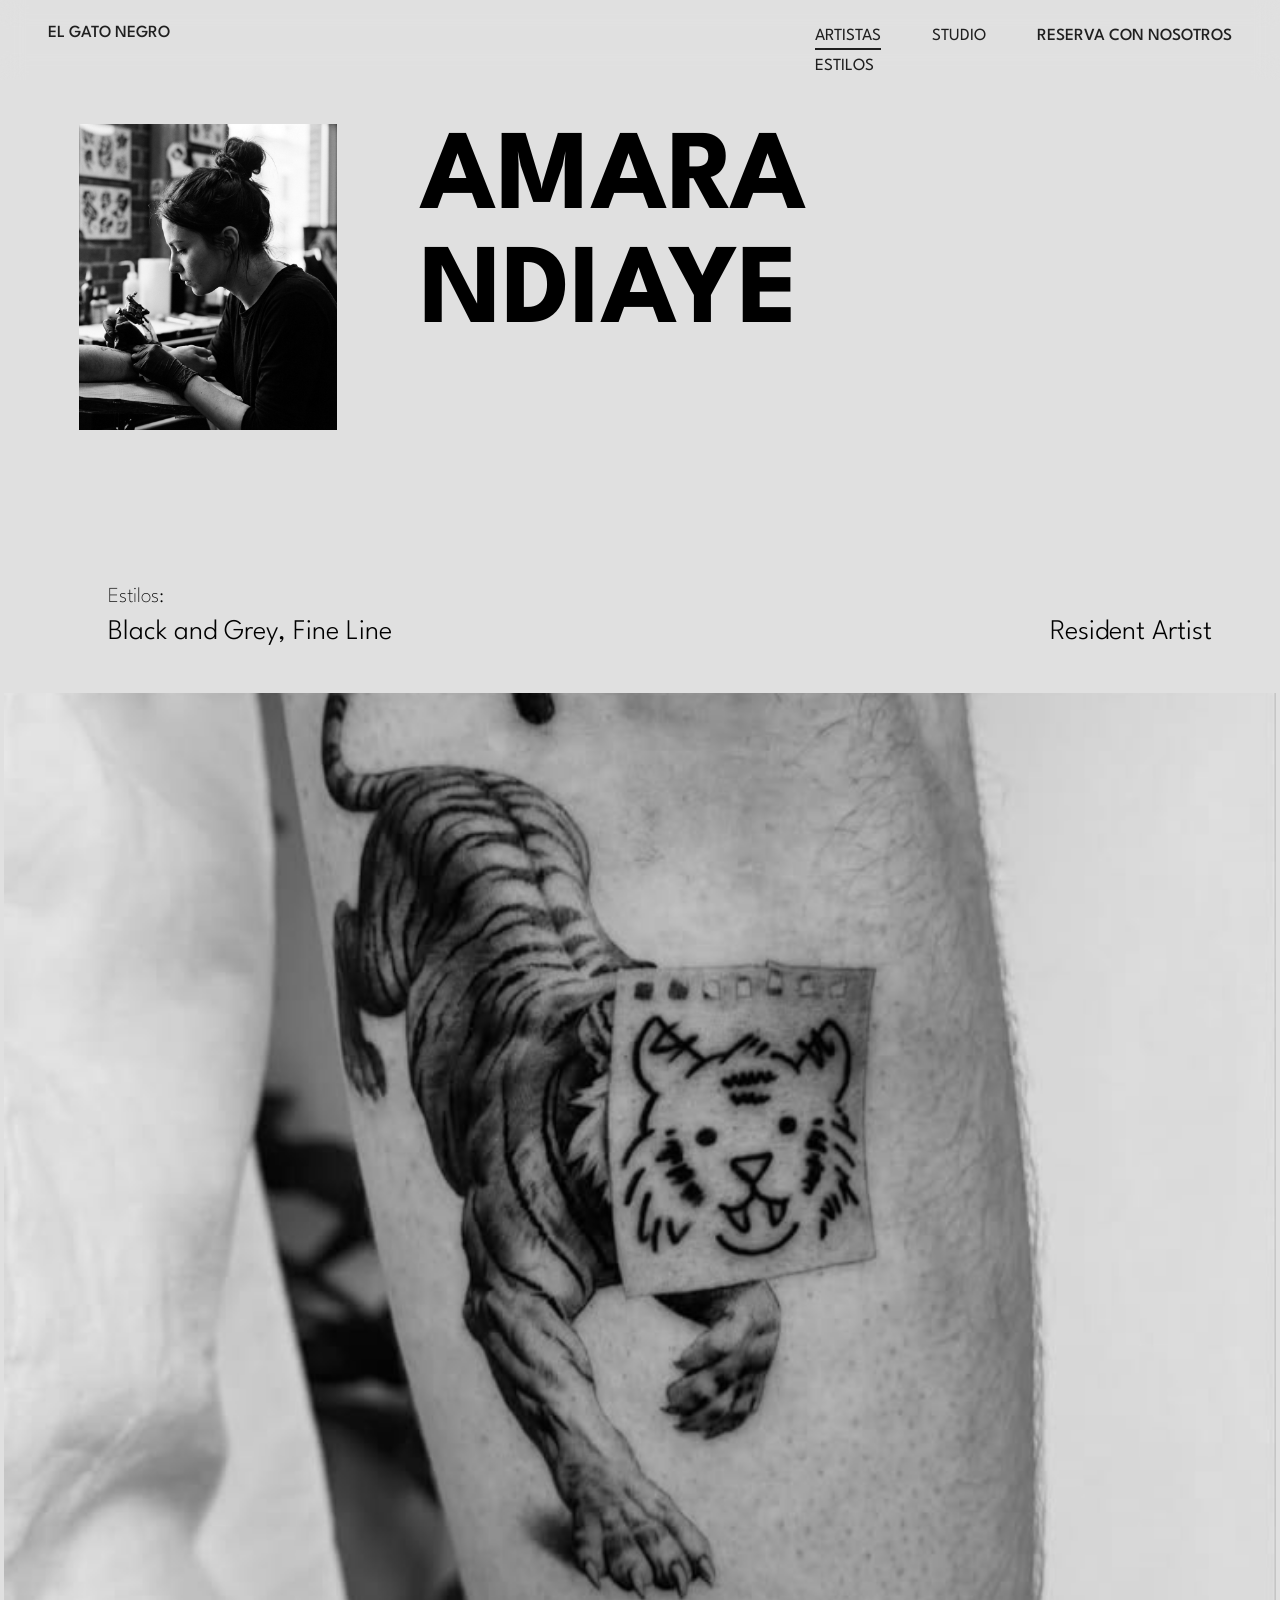
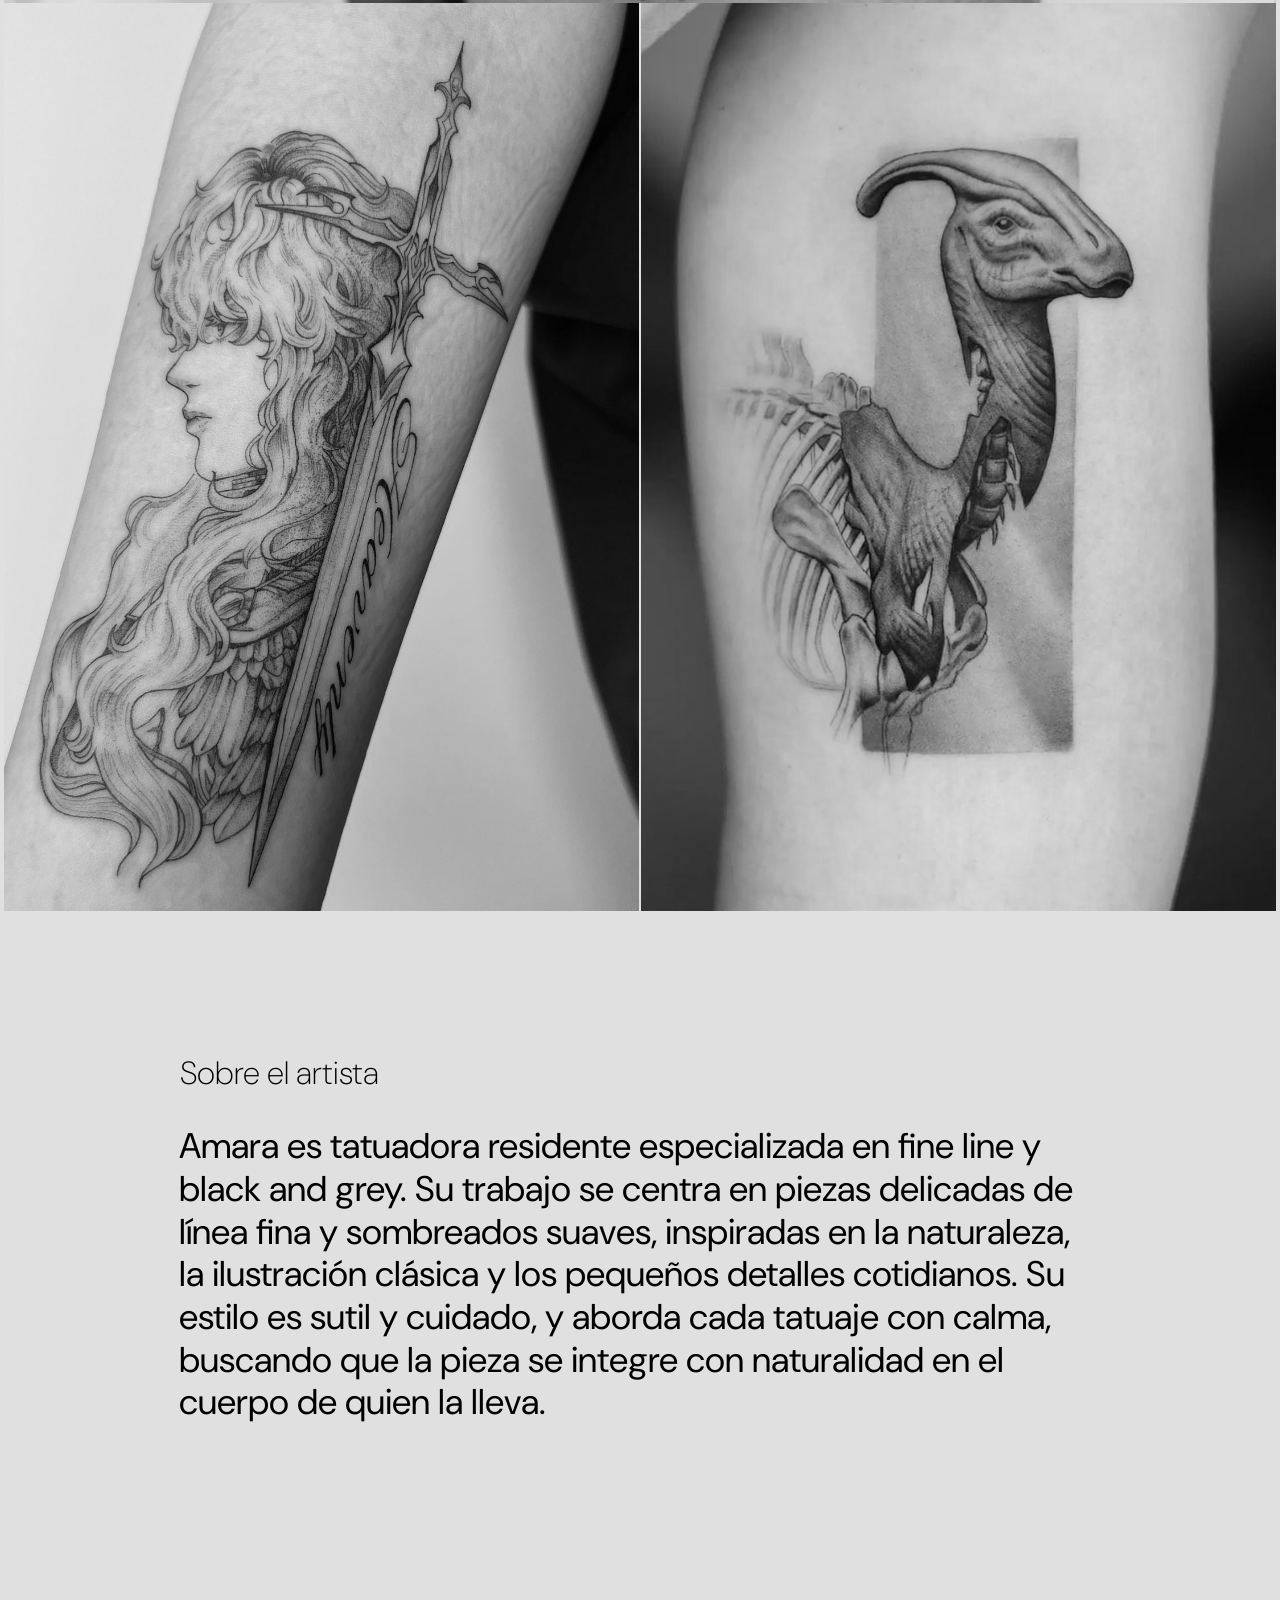
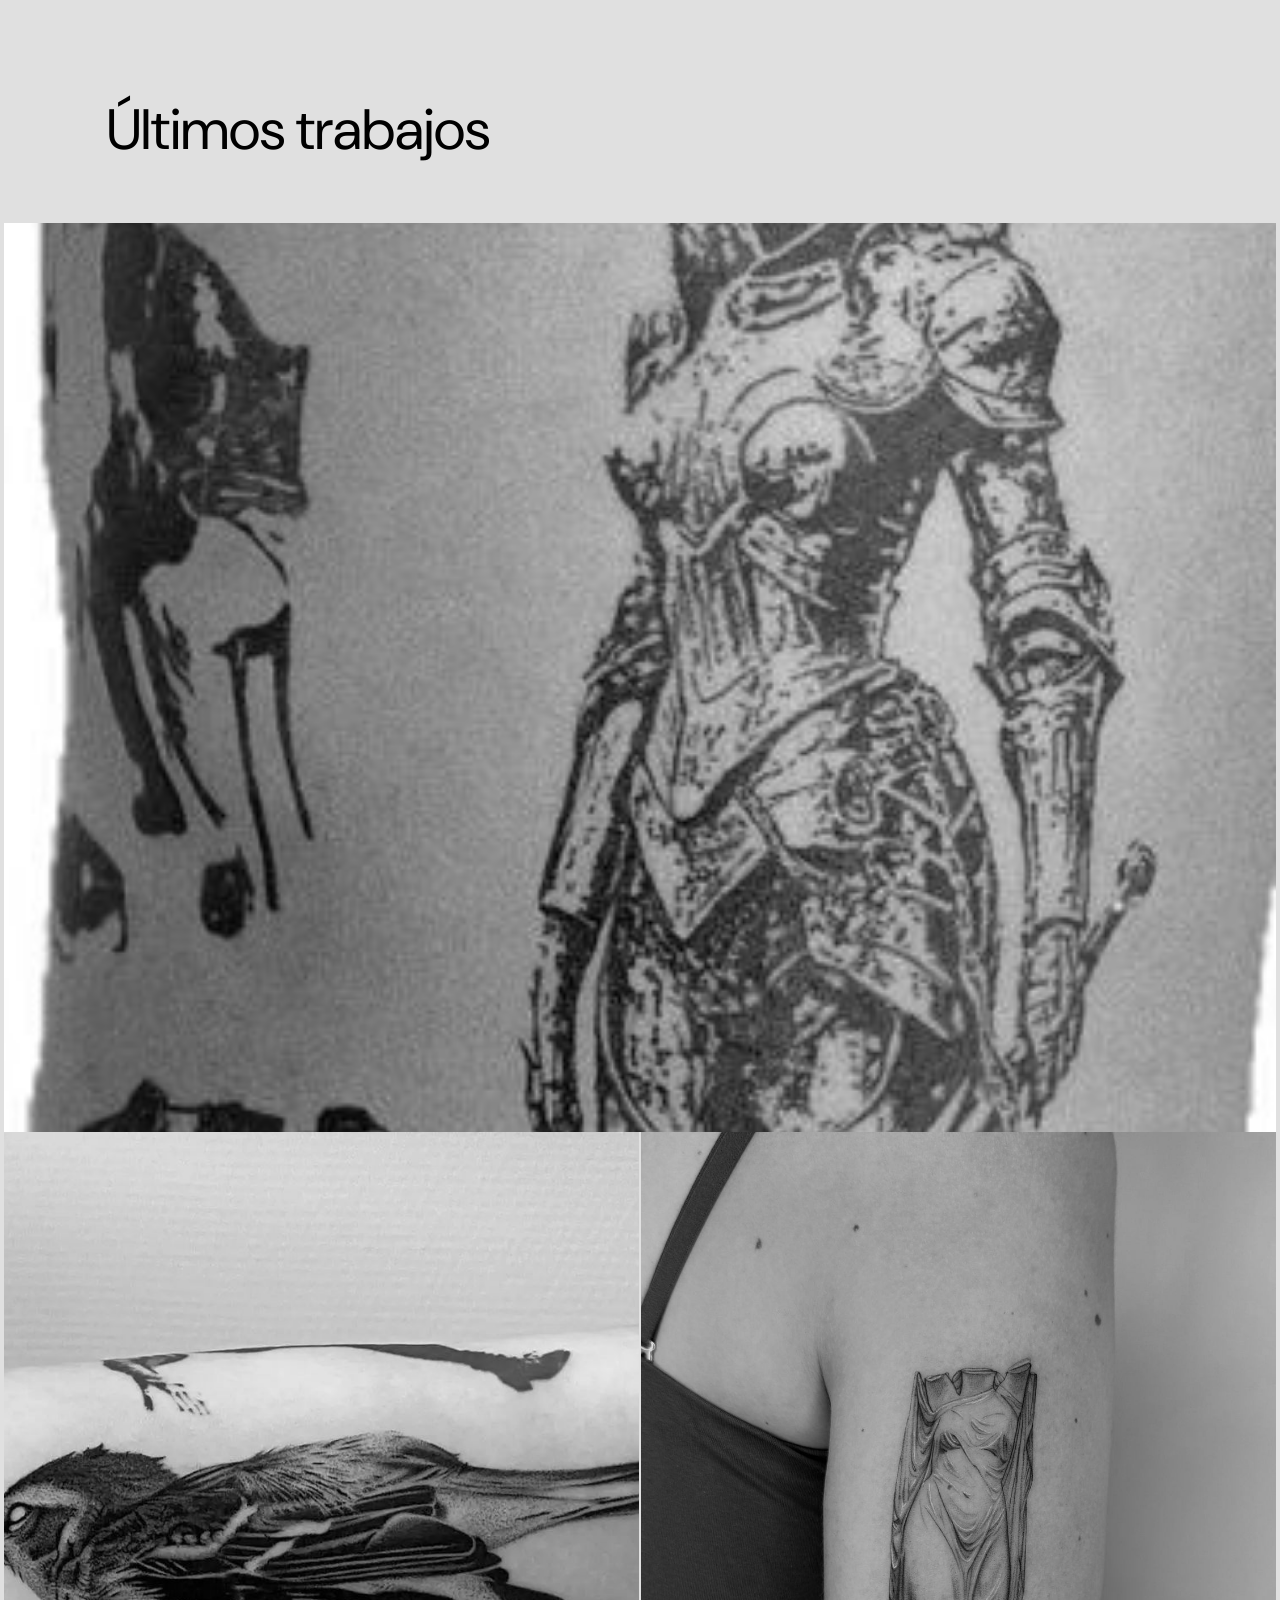
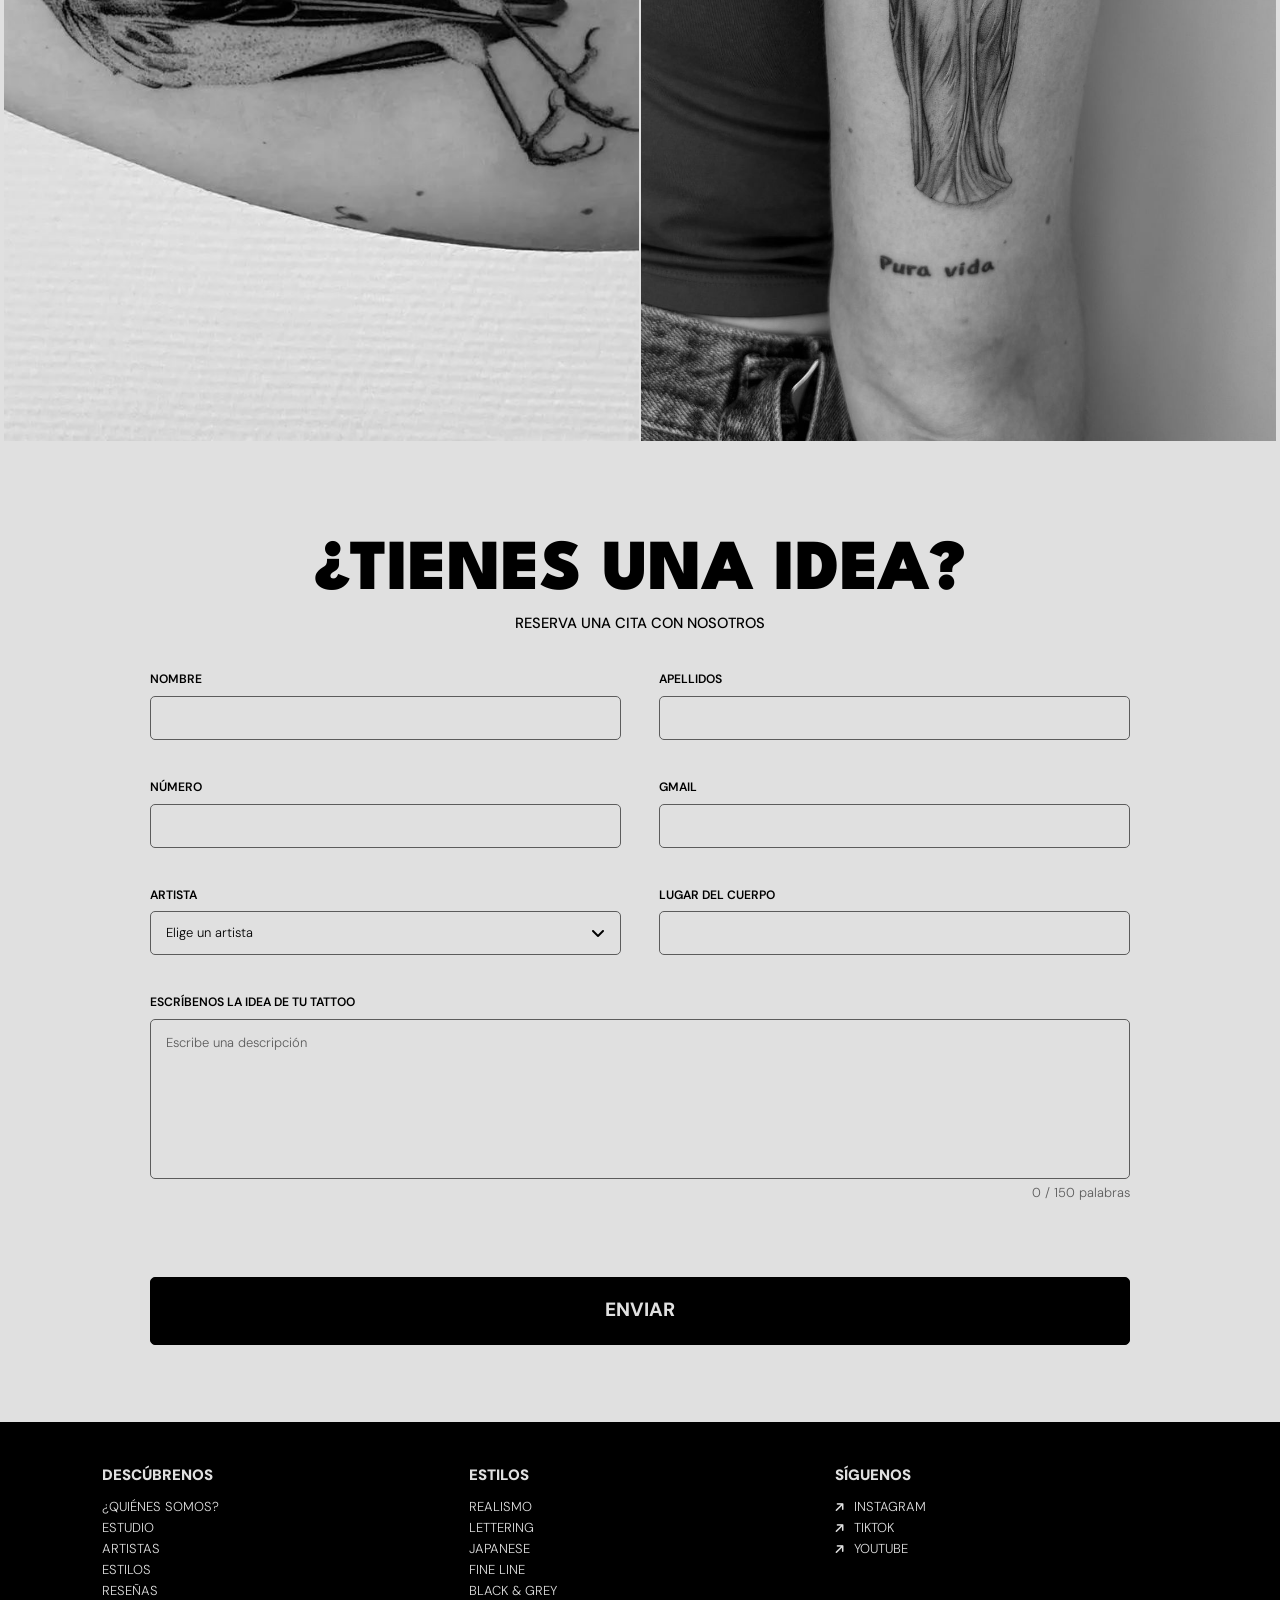
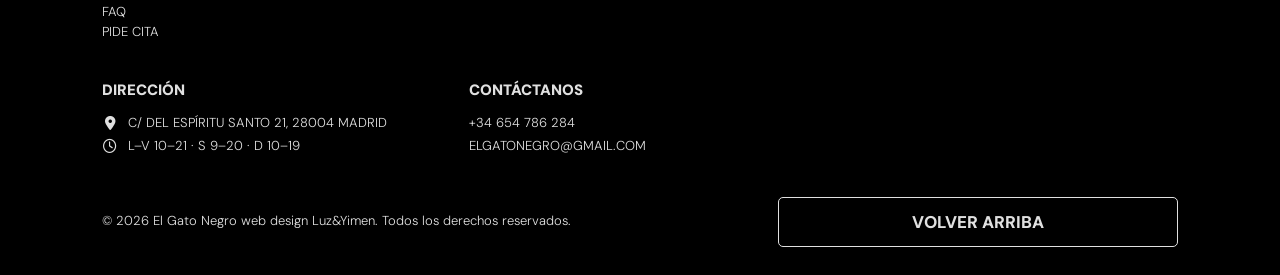
<file: amara.html>
<!doctype html>
<html lang="es">
  <head>
    <meta charset="UTF-8" />
    <meta name="viewport" content="width=device-width, initial-scale=1.0" />
    <meta
      name="description"
      content="Amara Ndiaye, Resident Artist de El Gato Negro, estudio de tatuaje en Madrid. Estilos: Black and Grey, Fine Line."/>
    <title>Amara Ndiaye | El Gato Negro</title>
    <link rel="icon" type="image/png" href="IMG/favicon.png" />

    <link rel="preconnect" href="https://fonts.googleapis.com" />
    <link rel="preconnect" href="https://fonts.gstatic.com" crossorigin />
    <link
      href="https://fonts.googleapis.com/css2?family=DM+Sans:opsz,wght@9..40,200;9..40,300;9..40,400;9..40,500;9..40,600;9..40,700;9..40,800;9..40,900&amp;family=League+Spartan:wght@100;300;400;500;900&amp;display=swap"
      rel="stylesheet"/>

    <link
      rel="stylesheet"
      href="https://cdnjs.cloudflare.com/ajax/libs/font-awesome/6.5.2/css/all.min.css"/>

    <link rel="stylesheet" href="css/style.css" />
  </head>

    <!-- nav -->
  <body id="inicio" class="paginaartista">
  
    <header>
      <nav>
        <a class="logo" href="index.html">EL GATO NEGRO</a>

        <button class="hamburguesa" type="button" aria-label="Abrir menú">
          <i class="fa-solid fa-bars"></i>
        </button>

        <ul class="menu">
          <li><a href="index.html#artistas" aria-current="page">ARTISTAS</a></li>
          <li><a href="index.html#estilos">ESTILOS</a></li>
          <li><a href="studio.html">STUDIO</a></li>
          <li><a class="reservar" href="#reserva">RESERVA CON NOSOTROS</a></li>
        </ul>
      </nav>
    </header>

      <!-- hero -->
    <main>
     
      <section class="ficha">
        <div class="fichacaja">
          <img
            class="fichafoto fotoamara"
            src="IMG/Artistas/A5.jpg"
            alt="Amara Ndiaye"
            width="1104"
            height="960"
          />
          <h1 class="fichanombre">Amara Ndiaye</h1>
          <p class="fichaetiqueta">Estilos:</p>
          <p class="fichaestilos">Black and Grey, Fine Line</p>
          <p class="ficharol">Resident Artist</p>
        </div>
      </section>

      <!-- trabajos 1 -->
      <section class="obras" aria-label="Trabajos de Amara Ndiaye">
        <h2 class="oculto">Trabajos de Amara Ndiaye</h2>
        <button class="obra completa" type="button" aria-label="Ver trabajo 1 en grande">
          <img src="IMG/Artistas/amara/1.jpg" alt="Trabajo 1 de Amara Ndiaye" loading="lazy" />
        </button>
        <button class="obra mitad" type="button" aria-label="Ver trabajo 2 en grande">
          <img src="IMG/Artistas/amara/2.jpg" alt="Trabajo 2 de Amara Ndiaye" loading="lazy" />
        </button>
        <button class="obra mitad" type="button" aria-label="Ver trabajo 3 en grande">
          <img src="IMG/Artistas/amara/3.jpg" alt="Trabajo 3 de Amara Ndiaye" loading="lazy" />
        </button>
      </section>

      <!-- sobre el artista -->
      <section class="sobre">
        <h2 class="sobreetiqueta">Sobre el artista</h2>
        <p class="sobretexto">Amara es tatuadora residente especializada en fine line y black and grey. Su trabajo se centra en piezas delicadas de línea fina y sombreados suaves, inspiradas en la naturaleza, la ilustración clásica y los pequeños detalles cotidianos. Su estilo es sutil y cuidado, y aborda cada tatuaje con calma, buscando que la pieza se integre con naturalidad en el cuerpo de quien la lleva.</p>
        <p class="sobretitulo" aria-hidden="true">Últimos trabajos</p>
      </section>

      <!-- trabajos 2 -->
      <section class="obras" aria-label="Más trabajos de Amara Ndiaye">
        <h2 class="oculto">Últimos trabajos</h2>
        <button class="obra completa" type="button" aria-label="Ver trabajo 4 en grande">
          <img src="IMG/Artistas/amara/4.jpg" alt="Trabajo 4 de Amara Ndiaye" loading="lazy" />
        </button>
        <button class="obra mitad" type="button" aria-label="Ver trabajo 5 en grande">
          <img src="IMG/Artistas/amara/5.jpg" alt="Trabajo 5 de Amara Ndiaye" loading="lazy" />
        </button>
        <button class="obra mitad" type="button" aria-label="Ver trabajo 6 en grande">
          <img src="IMG/Artistas/amara/6.jpg" alt="Trabajo 6 de Amara Ndiaye" loading="lazy" />
        </button>
      </section>

      <!-- cita -->
      <section id="reserva">
        <h2 class="titulo">¿TIENES UNA IDEA?</h2>
        <p class="subtitulo">RESERVA UNA CITA CON NOSOTROS</p>

        <form id="formulario" action="#" method="post" novalidate>
          <div class="campo">
            <label for="nombre">NOMBRE</label>
            <input type="text" id="nombre" name="nombre" />
          </div>
          <div class="campo">
            <label for="apellidos">APELLIDOS</label>
            <input type="text" id="apellidos" name="apellidos" />
          </div>
          <div class="campo">
            <label for="telefono">NÚMERO</label>
            <input type="tel" id="telefono" name="telefono" />
          </div>
          <div class="campo">
            <label for="email">GMAIL</label>
            <input type="email" id="email" name="email" />
          </div>
          <div class="campo">
            <label for="artista">ARTISTA</label>
            <div class="selector">
              <select id="artista" name="artista">
                <option value="">Elige un artista</option>
                <option value="tomas">Tomás Arrieta</option>
                <option value="nora">Nora Valcárcel</option>
                <option value="dario">Darío Mendes</option>
                <option value="hugo">Hugo Sarmiento</option>
                <option value="amara">Amara Ndiaye</option>
                <option value="mei">Mei Ochoa</option>
                <option value="ines">Inés Lorente</option>
                <option value="ernesto">Ernesto Vidal</option>
                <option value="cualquiera">Sin preferencia</option>
              </select>
              <i class="fa-solid fa-angle-down"></i>
            </div>
          </div>
          <div class="campo">
            <label for="zona">LUGAR DEL CUERPO</label>
            <input type="text" id="zona" name="zona" />
          </div>
          <div class="campo completo">
            <label for="idea">ESCRÍBENOS LA IDEA DE TU TATTOO</label>
            <textarea
              id="idea"
              name="idea"
              rows="6"
              placeholder="Escribe una descripción"
            ></textarea>
          </div>

          <p class="mensaje"></p>

          <button class="enviar" type="submit">ENVIAR</button>
        </form>
      </section>
    </main>

    <!-- footer -->
    <footer>
      <div class="columnas">
        <div>
          <h2>DESCÚBRENOS</h2>
          <ul class="enlaces">
            <li><a href="index.html#quienes">¿QUIÉNES SOMOS?</a></li>
            <li><a href="studio.html">ESTUDIO</a></li>
            <li><a href="index.html#artistas">ARTISTAS</a></li>
            <li><a href="index.html#estilos">ESTILOS</a></li>
            <li><a href="index.html#resenas">RESEÑAS</a></li>
            <li><a href="index.html#faq">FAQ</a></li>
            <li><a href="#reserva">PIDE CITA</a></li>
          </ul>
        </div>

        <div>
          <h2>ESTILOS</h2>
          <ul class="enlaces">
            <li><a href="realismo.html">REALISMO</a></li>
            <li><a href="lettering.html">LETTERING</a></li>
            <li><a href="japanese.html">JAPANESE</a></li>
            <li><a href="fine-line.html">FINE LINE</a></li>
            <li><a href="black-grey.html">BLACK &amp; GREY</a></li>
          </ul>
        </div>

        <div>
          <h2>SÍGUENOS</h2>
          <ul class="enlaces redes">
            <li>
              <a
                href="https://www.instagram.com/"
                target="_blank"
                ><i class="fa-solid fa-arrow-right"></i>INSTAGRAM</a
              >
            </li>
            <li>
              <a href="https://www.tiktok.com/" target="_blank"
                ><i class="fa-solid fa-arrow-right"></i>TIKTOK</a
              >
            </li>
            <li>
              <a href="https://www.youtube.com/" target="_blank"
                ><i class="fa-solid fa-arrow-right"></i>YOUTUBE</a
              >
            </li>
          </ul>
        </div>
      </div>

      <div class="columnas">
        <div>
          <h2>DIRECCIÓN</h2>
          <address>
            <p>
              <i class="fa-solid fa-location-dot"></i>
              <a href="https://www.google.com/maps/place/C.+del+Esp%C3%ADritu+Santo,+21,+Centro,+28004+Madrid/@40.4254117,-3.7071054,17z/data=!3m1!4b1!4m6!3m5!1s0xd422862f664e7ad:0xa2b58b1fc3310ff6!8m2!3d40.4254117!4d-3.7045305!16s%2Fg%2F11cnd8j7w0?entry=ttu&g_ep=EgoyMDI2MTEwOC4wIKXMDSoASAFQAw%3D%3D" target="_blank">C/ DEL ESPÍRITU SANTO 21, 28004 MADRID</a>
            </p>
            <p>
              <i class="fa-regular fa-clock"></i>
              L–V 10–21 · S 9–20 · D 10–19
            </p>
          </address>
        </div>

        <div>
          <h2>CONTÁCTANOS</h2>
          <address>
            <p><a href="https://wa.me/34654786284" target="_blank">+34 654 786 284</a></p>
            <p>
              <a href="https://mail.google.com/mail/?view=cm&amp;to=elgatonegro@gmail.com" target="_blank">ELGATONEGRO@GMAIL.COM</a>
            </p>
          </address>
        </div>
      </div>

      <div class="abajo">
        <p>© 2026 El Gato Negro web design Luz&amp;Yimen. Todos los derechos reservados.</p>
        <a class="volver" href="#inicio">VOLVER ARRIBA</a>
      </div>
    </footer>

    <!-- ventana flotante -->
    <div class="ventana" role="dialog" aria-modal="true" aria-label="Trabajo en grande">
      <button class="ventanacerrar" type="button" aria-label="Cerrar"><i class="fa-solid fa-xmark"></i></button>
      <button class="ventanaflecha ventanaantes" type="button" aria-label="Trabajo anterior"><i class="fa-solid fa-arrow-left"></i></button>
      <img src="IMG/Artistas/amara/1.jpg" alt="" />
      <button class="ventanaflecha ventanadespues" type="button" aria-label="Trabajo siguiente"><i class="fa-solid fa-arrow-right"></i></button>
      <p class="ventanacontador"></p>
    </div>

    <script src="https://cdnjs.cloudflare.com/ajax/libs/jquery/3.7.1/jquery.min.js"></script>
    <script src="js/script.js"></script>
    <script src="js/artista.js"></script>
  </body>
</html>
</file>
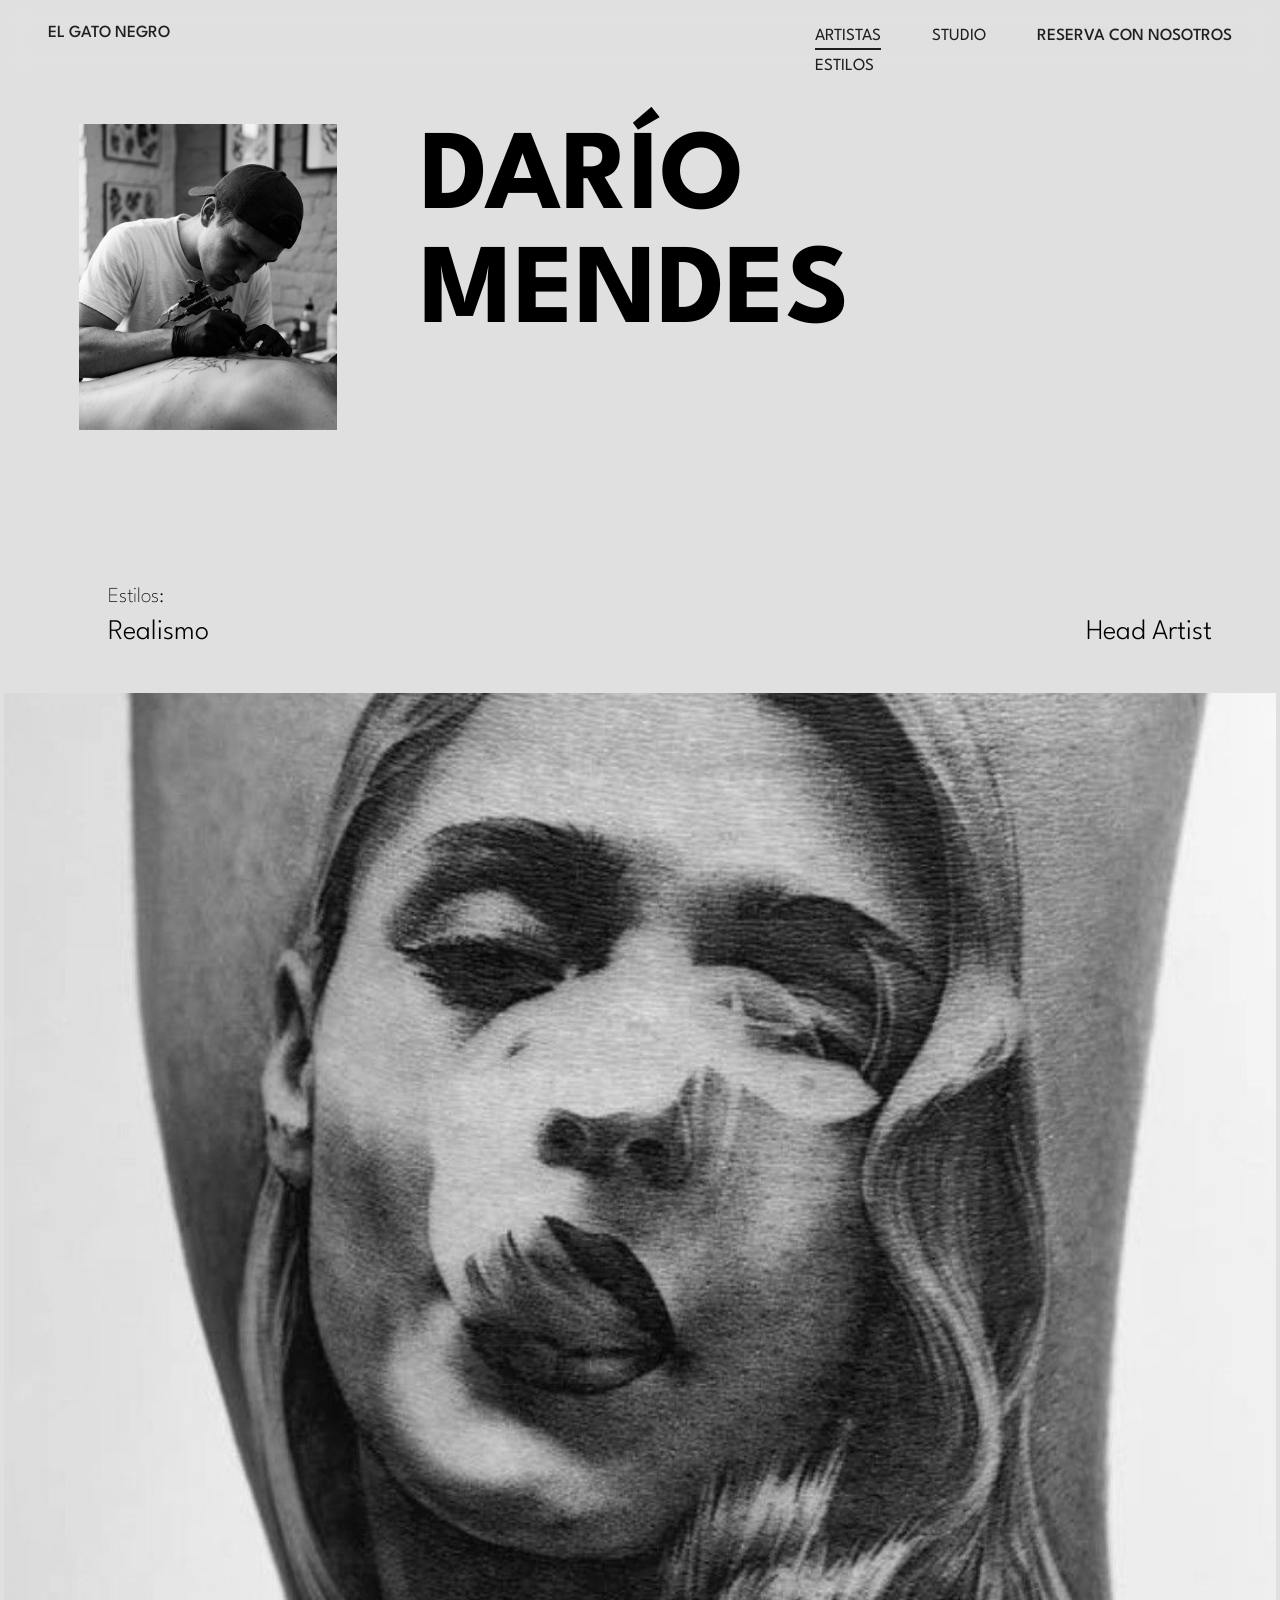
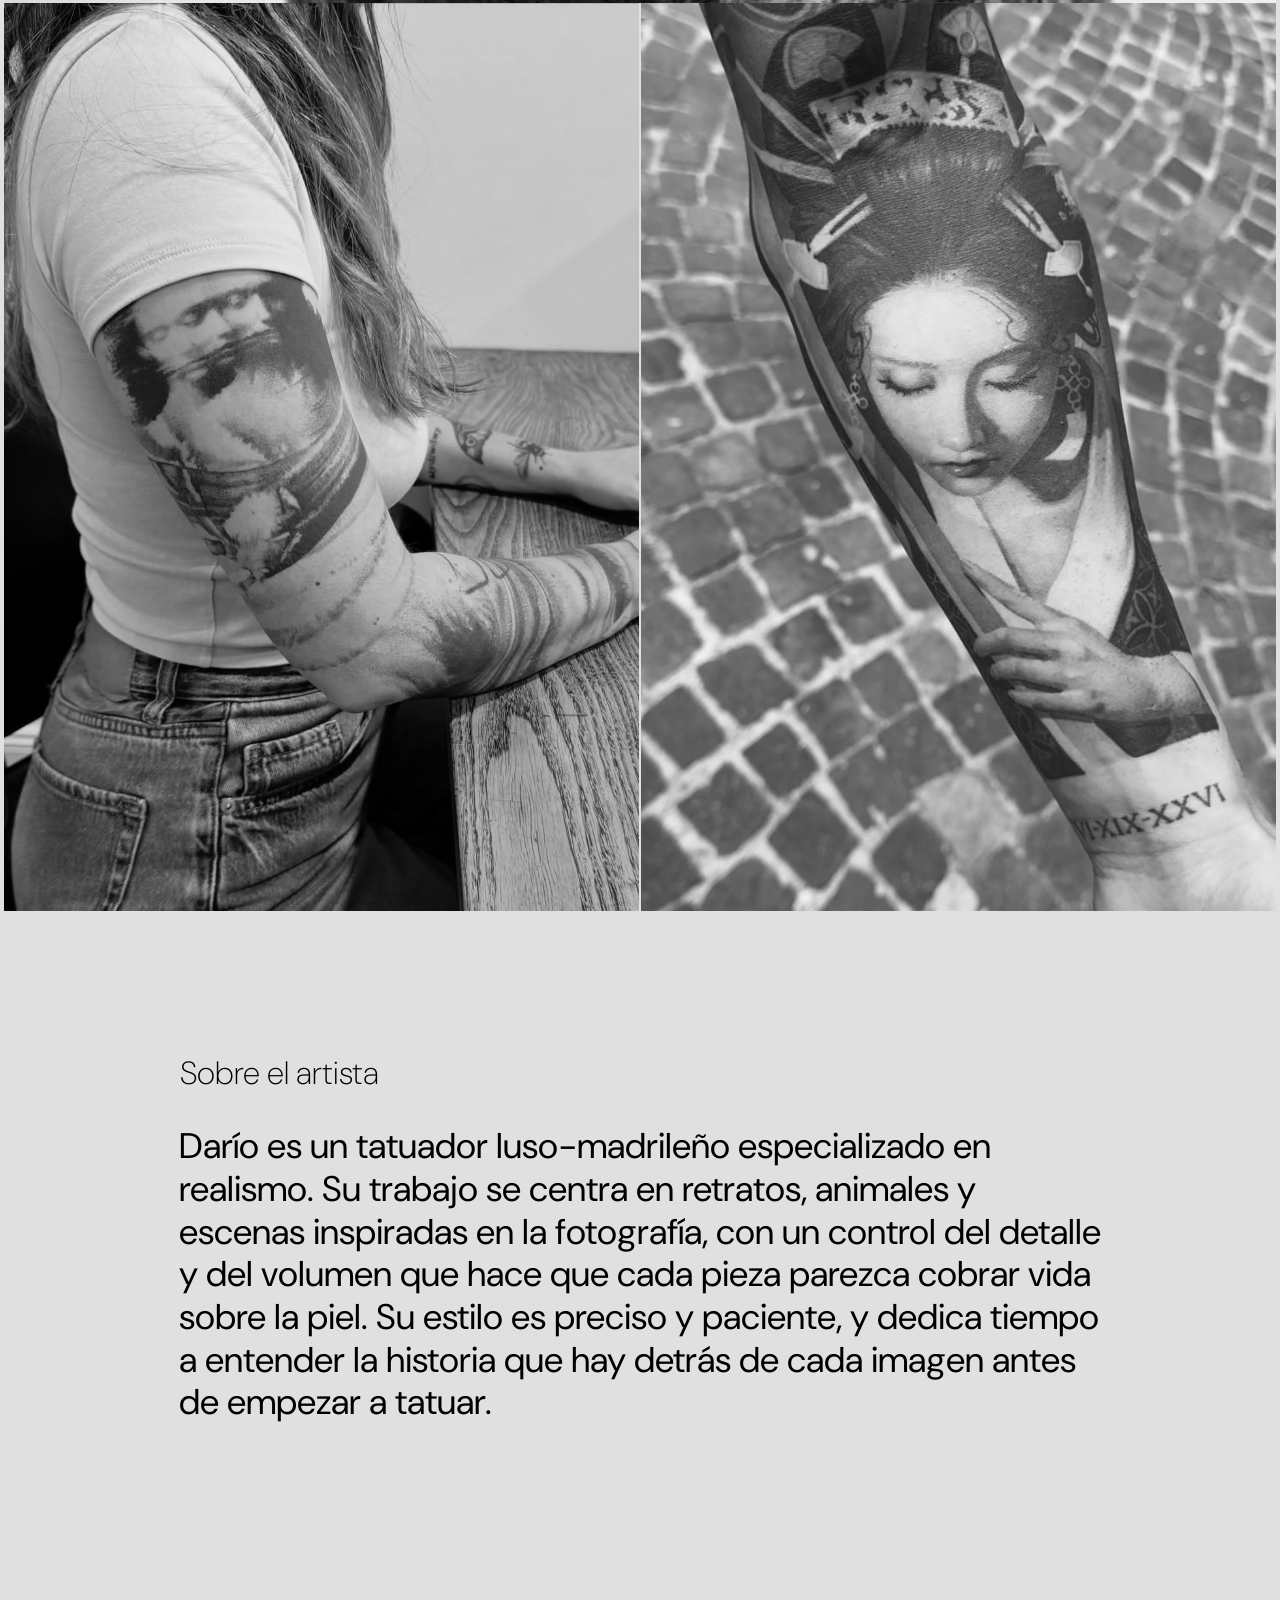
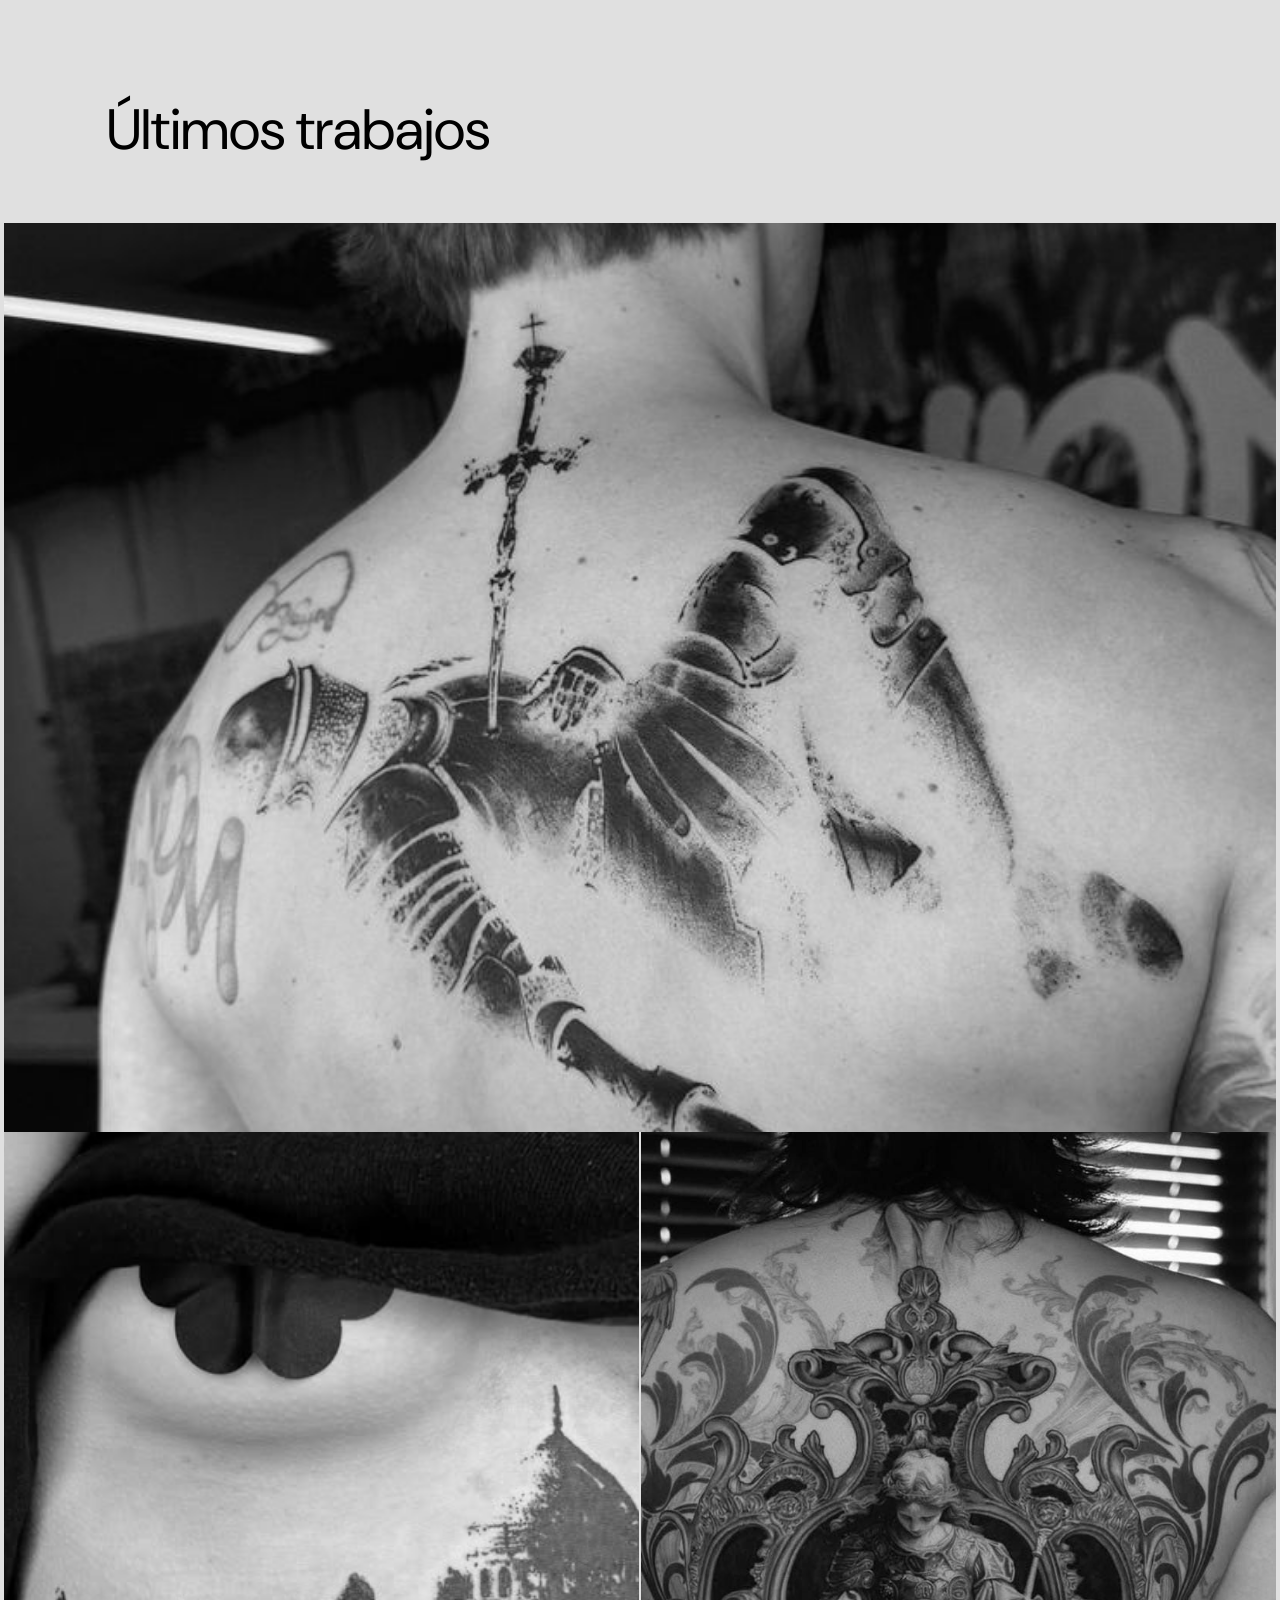
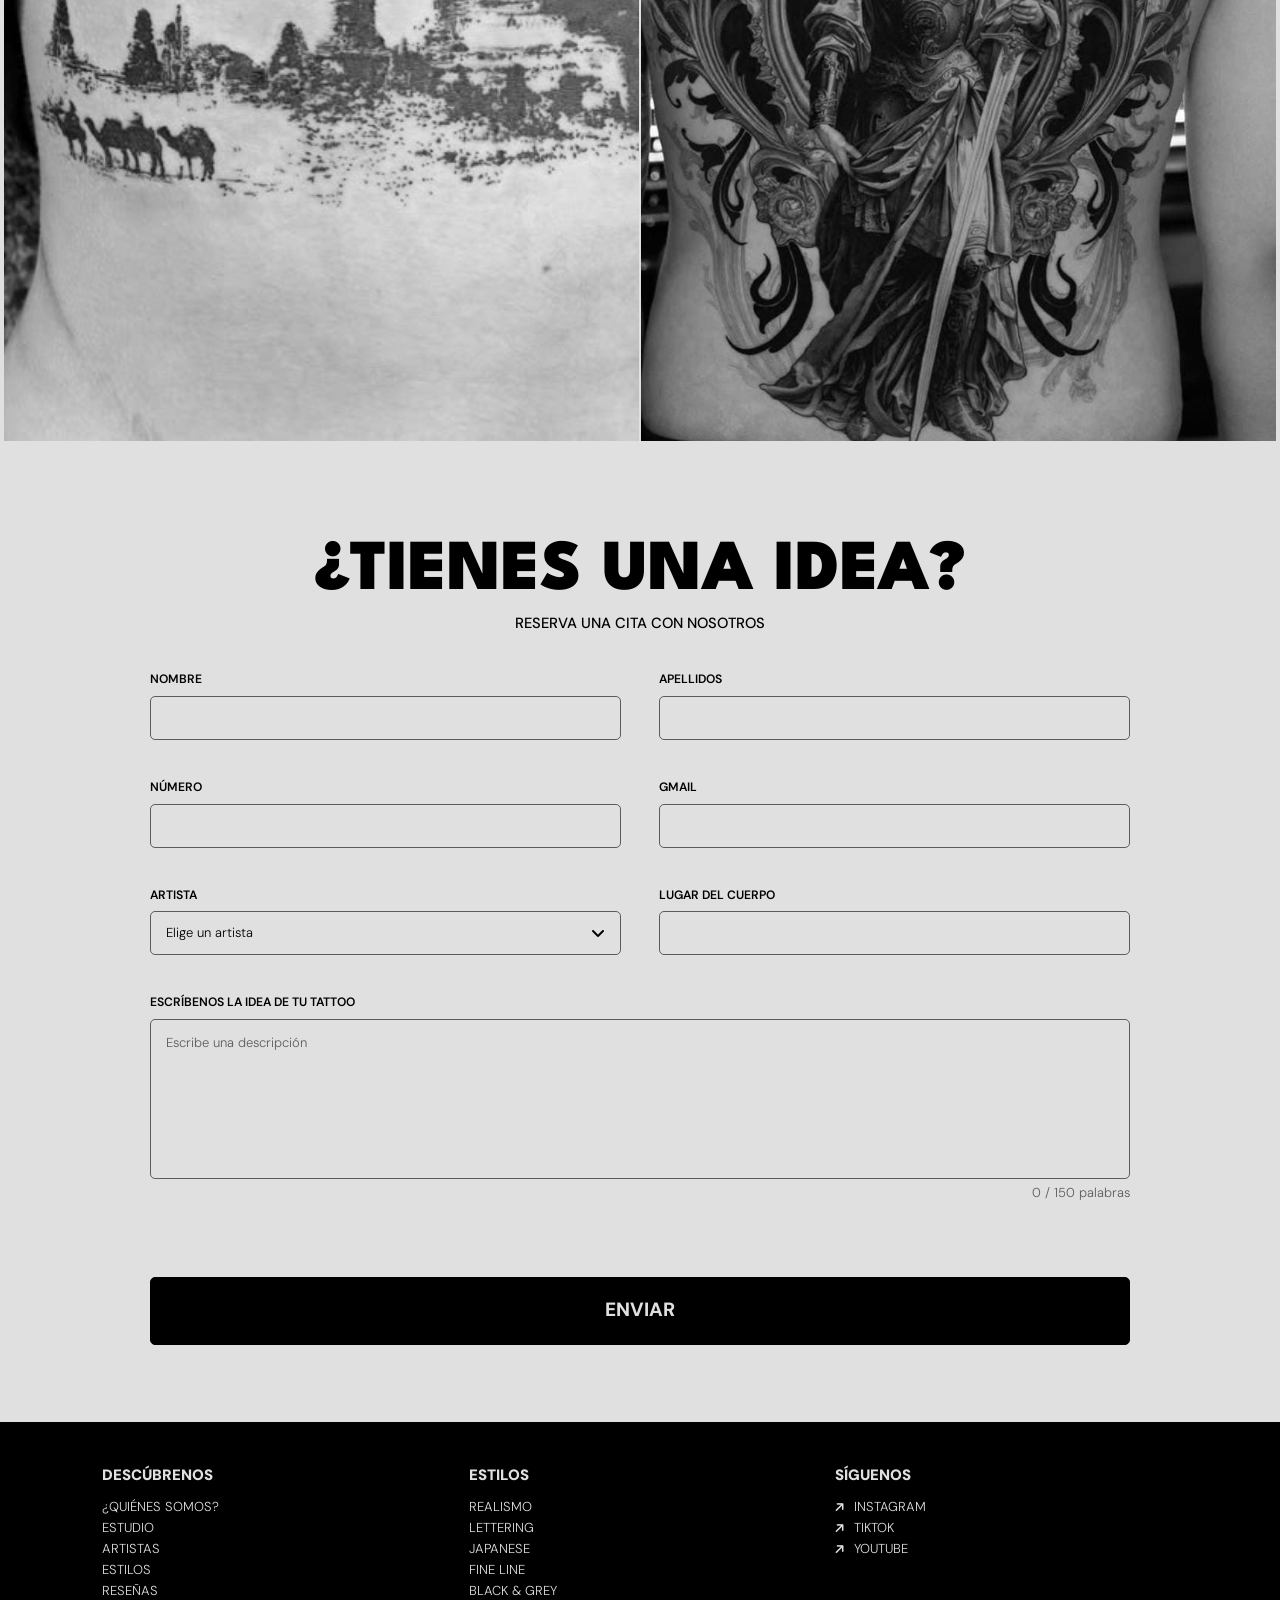
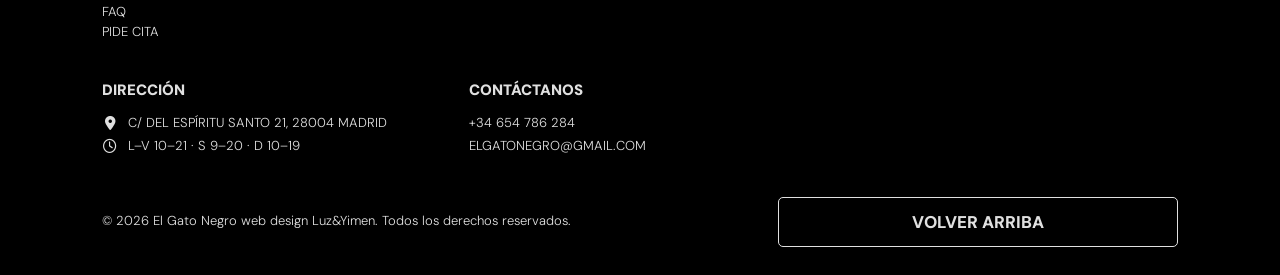
<file: dario.html>
<!doctype html>
<html lang="es">
  <head>
    <meta charset="UTF-8" />
    <meta name="viewport" content="width=device-width, initial-scale=1.0" />
    <meta
      name="description"
      content="Darío Mendes, Head Artist de El Gato Negro, estudio de tatuaje en Madrid. Estilos: Realismo."/>
    <title>Darío Mendes | El Gato Negro</title>
    <link rel="icon" type="image/png" href="IMG/favicon.png" />

    <link rel="preconnect" href="https://fonts.googleapis.com" />
    <link rel="preconnect" href="https://fonts.gstatic.com" crossorigin />
    <link
      href="https://fonts.googleapis.com/css2?family=DM+Sans:opsz,wght@9..40,200;9..40,300;9..40,400;9..40,500;9..40,600;9..40,700;9..40,800;9..40,900&amp;family=League+Spartan:wght@100;300;400;500;900&amp;display=swap"
      rel="stylesheet"/>

    <link
      rel="stylesheet"
      href="https://cdnjs.cloudflare.com/ajax/libs/font-awesome/6.5.2/css/all.min.css"/>

    <link rel="stylesheet" href="css/style.css" />
  </head>

  <!-- nav -->
  <body id="inicio" class="paginaartista">
    
    <header>
      <nav>
        <a class="logo" href="index.html">EL GATO NEGRO</a>

        <button class="hamburguesa" type="button" aria-label="Abrir menú">
          <i class="fa-solid fa-bars"></i>
        </button>

        <ul class="menu">
          <li><a href="index.html#artistas" aria-current="page">ARTISTAS</a></li>
          <li><a href="index.html#estilos">ESTILOS</a></li>
          <li><a href="studio.html">STUDIO</a></li>
          <li><a class="reservar" href="#reserva">RESERVA CON NOSOTROS</a></li>
        </ul>
      </nav>
    </header>

    <!-- hero -->
    <main>
      
      <section class="ficha">
        <div class="fichacaja">
          <img
            class="fichafoto fotodario"
            src="IMG/Artistas/A3.jpg"
            alt="Darío Mendes"
            width="1104"
            height="960"
          />
          <h1 class="fichanombre">Darío Mendes</h1>
          <p class="fichaetiqueta">Estilos:</p>
          <p class="fichaestilos">Realismo</p>
          <p class="ficharol">Head Artist</p>
        </div>
      </section>

      <!-- trabajos 1 -->
      <section class="obras" aria-label="Trabajos de Darío Mendes">
        <h2 class="oculto">Trabajos de Darío Mendes</h2>
        <button class="obra completa" type="button" aria-label="Ver trabajo 1 en grande">
          <img src="IMG/Artistas/dario/1.jpg" alt="Trabajo 1 de Darío Mendes" loading="lazy" />
        </button>
        <button class="obra mitad" type="button" aria-label="Ver trabajo 2 en grande">
          <img src="IMG/Artistas/dario/2.jpg" alt="Trabajo 2 de Darío Mendes" loading="lazy" />
        </button>
        <button class="obra mitad" type="button" aria-label="Ver trabajo 3 en grande">
          <img src="IMG/Artistas/dario/3.jpg" alt="Trabajo 3 de Darío Mendes" loading="lazy" />
        </button>
      </section>

      <!-- sobre el artista -->
      <section class="sobre">
        <h2 class="sobreetiqueta">Sobre el artista</h2>
        <p class="sobretexto">Darío es un tatuador luso-madrileño especializado en realismo. Su trabajo se centra en retratos, animales y escenas inspiradas en la fotografía, con un control del detalle y del volumen que hace que cada pieza parezca cobrar vida sobre la piel. Su estilo es preciso y paciente, y dedica tiempo a entender la historia que hay detrás de cada imagen antes de empezar a tatuar.</p>
        <p class="sobretitulo" aria-hidden="true">Últimos trabajos</p>
      </section>

      <!-- trabajos 2 -->
      <section class="obras" aria-label="Más trabajos de Darío Mendes">
        <h2 class="oculto">Últimos trabajos</h2>
        <button class="obra completa" type="button" aria-label="Ver trabajo 4 en grande">
          <img src="IMG/Artistas/dario/4.jpg" alt="Trabajo 4 de Darío Mendes" loading="lazy" />
        </button>
        <button class="obra mitad" type="button" aria-label="Ver trabajo 5 en grande">
          <img src="IMG/Artistas/dario/5.jpg" alt="Trabajo 5 de Darío Mendes" loading="lazy" />
        </button>
        <button class="obra mitad" type="button" aria-label="Ver trabajo 6 en grande">
          <img src="IMG/Artistas/dario/6.jpg" alt="Trabajo 6 de Darío Mendes" loading="lazy" />
        </button>
      </section>

      <!-- cita -->
      <section id="reserva">
        <h2 class="titulo">¿TIENES UNA IDEA?</h2>
        <p class="subtitulo">RESERVA UNA CITA CON NOSOTROS</p>

        <form id="formulario" action="#" method="post" novalidate>
          <div class="campo">
            <label for="nombre">NOMBRE</label>
            <input type="text" id="nombre" name="nombre" />
          </div>
          <div class="campo">
            <label for="apellidos">APELLIDOS</label>
            <input type="text" id="apellidos" name="apellidos" />
          </div>
          <div class="campo">
            <label for="telefono">NÚMERO</label>
            <input type="tel" id="telefono" name="telefono" />
          </div>
          <div class="campo">
            <label for="email">GMAIL</label>
            <input type="email" id="email" name="email" />
          </div>
          <div class="campo">
            <label for="artista">ARTISTA</label>
            <div class="selector">
              <select id="artista" name="artista">
                <option value="">Elige un artista</option>
                <option value="tomas">Tomás Arrieta</option>
                <option value="nora">Nora Valcárcel</option>
                <option value="dario">Darío Mendes</option>
                <option value="hugo">Hugo Sarmiento</option>
                <option value="amara">Amara Ndiaye</option>
                <option value="mei">Mei Ochoa</option>
                <option value="ines">Inés Lorente</option>
                <option value="ernesto">Ernesto Vidal</option>
                <option value="cualquiera">Sin preferencia</option>
              </select>
              <i class="fa-solid fa-angle-down"></i>
            </div>
          </div>
          <div class="campo">
            <label for="zona">LUGAR DEL CUERPO</label>
            <input type="text" id="zona" name="zona" />
          </div>
          <div class="campo completo">
            <label for="idea">ESCRÍBENOS LA IDEA DE TU TATTOO</label>
            <textarea
              id="idea"
              name="idea"
              rows="6"
              placeholder="Escribe una descripción"
            ></textarea>
          </div>

          <p class="mensaje"></p>

          <button class="enviar" type="submit">ENVIAR</button>
        </form>
      </section>
    </main>

    <!-- footer -->
    <footer>
      <div class="columnas">
        <div>
          <h2>DESCÚBRENOS</h2>
          <ul class="enlaces">
            <li><a href="index.html#quienes">¿QUIÉNES SOMOS?</a></li>
            <li><a href="studio.html">ESTUDIO</a></li>
            <li><a href="index.html#artistas">ARTISTAS</a></li>
            <li><a href="index.html#estilos">ESTILOS</a></li>
            <li><a href="index.html#resenas">RESEÑAS</a></li>
            <li><a href="index.html#faq">FAQ</a></li>
            <li><a href="#reserva">PIDE CITA</a></li>
          </ul>
        </div>

        <div>
          <h2>ESTILOS</h2>
          <ul class="enlaces">
            <li><a href="realismo.html">REALISMO</a></li>
            <li><a href="lettering.html">LETTERING</a></li>
            <li><a href="japanese.html">JAPANESE</a></li>
            <li><a href="fine-line.html">FINE LINE</a></li>
            <li><a href="black-grey.html">BLACK &amp; GREY</a></li>
          </ul>
        </div>

        <div>
          <h2>SÍGUENOS</h2>
          <ul class="enlaces redes">
            <li>
              <a
                href="https://www.instagram.com/"
                target="_blank"
                ><i class="fa-solid fa-arrow-right"></i>INSTAGRAM</a
              >
            </li>
            <li>
              <a href="https://www.tiktok.com/" target="_blank"
                ><i class="fa-solid fa-arrow-right"></i>TIKTOK</a
              >
            </li>
            <li>
              <a href="https://www.youtube.com/" target="_blank"
                ><i class="fa-solid fa-arrow-right"></i>YOUTUBE</a
              >
            </li>
          </ul>
        </div>
      </div>

      <div class="columnas">
        <div>
          <h2>DIRECCIÓN</h2>
          <address>
            <p>
              <i class="fa-solid fa-location-dot"></i>
              <a href="https://www.google.com/maps/place/C.+del+Esp%C3%ADritu+Santo,+21,+Centro,+28004+Madrid/@40.4254117,-3.7071054,17z/data=!3m1!4b1!4m6!3m5!1s0xd422862f664e7ad:0xa2b58b1fc3310ff6!8m2!3d40.4254117!4d-3.7045305!16s%2Fg%2F11cnd8j7w0?entry=ttu&g_ep=EgoyMDI2MTEwOC4wIKXMDSoASAFQAw%3D%3D" target="_blank">C/ DEL ESPÍRITU SANTO 21, 28004 MADRID</a>
            </p>
            <p>
              <i class="fa-regular fa-clock"></i>
              L–V 10–21 · S 9–20 · D 10–19
            </p>
          </address>
        </div>

        <div>
          <h2>CONTÁCTANOS</h2>
          <address>
            <p><a href="https://wa.me/34654786284" target="_blank">+34 654 786 284</a></p>
            <p>
              <a href="https://mail.google.com/mail/?view=cm&amp;to=elgatonegro@gmail.com" target="_blank">ELGATONEGRO@GMAIL.COM</a>
            </p>
          </address>
        </div>
      </div>

      <div class="abajo">
        <p>© 2026 El Gato Negro web design Luz&amp;Yimen. Todos los derechos reservados.</p>
        <a class="volver" href="#inicio">VOLVER ARRIBA</a>
      </div>
    </footer>

    <!-- ventana flotante -->
    <div class="ventana" role="dialog" aria-modal="true" aria-label="Trabajo en grande">
      <button class="ventanacerrar" type="button" aria-label="Cerrar"><i class="fa-solid fa-xmark"></i></button>
      <button class="ventanaflecha ventanaantes" type="button" aria-label="Trabajo anterior"><i class="fa-solid fa-arrow-left"></i></button>
      <img src="IMG/Artistas/dario/1.jpg" alt="" />
      <button class="ventanaflecha ventanadespues" type="button" aria-label="Trabajo siguiente"><i class="fa-solid fa-arrow-right"></i></button>
      <p class="ventanacontador"></p>
    </div>

    <script src="https://cdnjs.cloudflare.com/ajax/libs/jquery/3.7.1/jquery.min.js"></script>
    <script src="js/script.js"></script>
    <script src="js/artista.js"></script>
  </body>
</html>
</file>
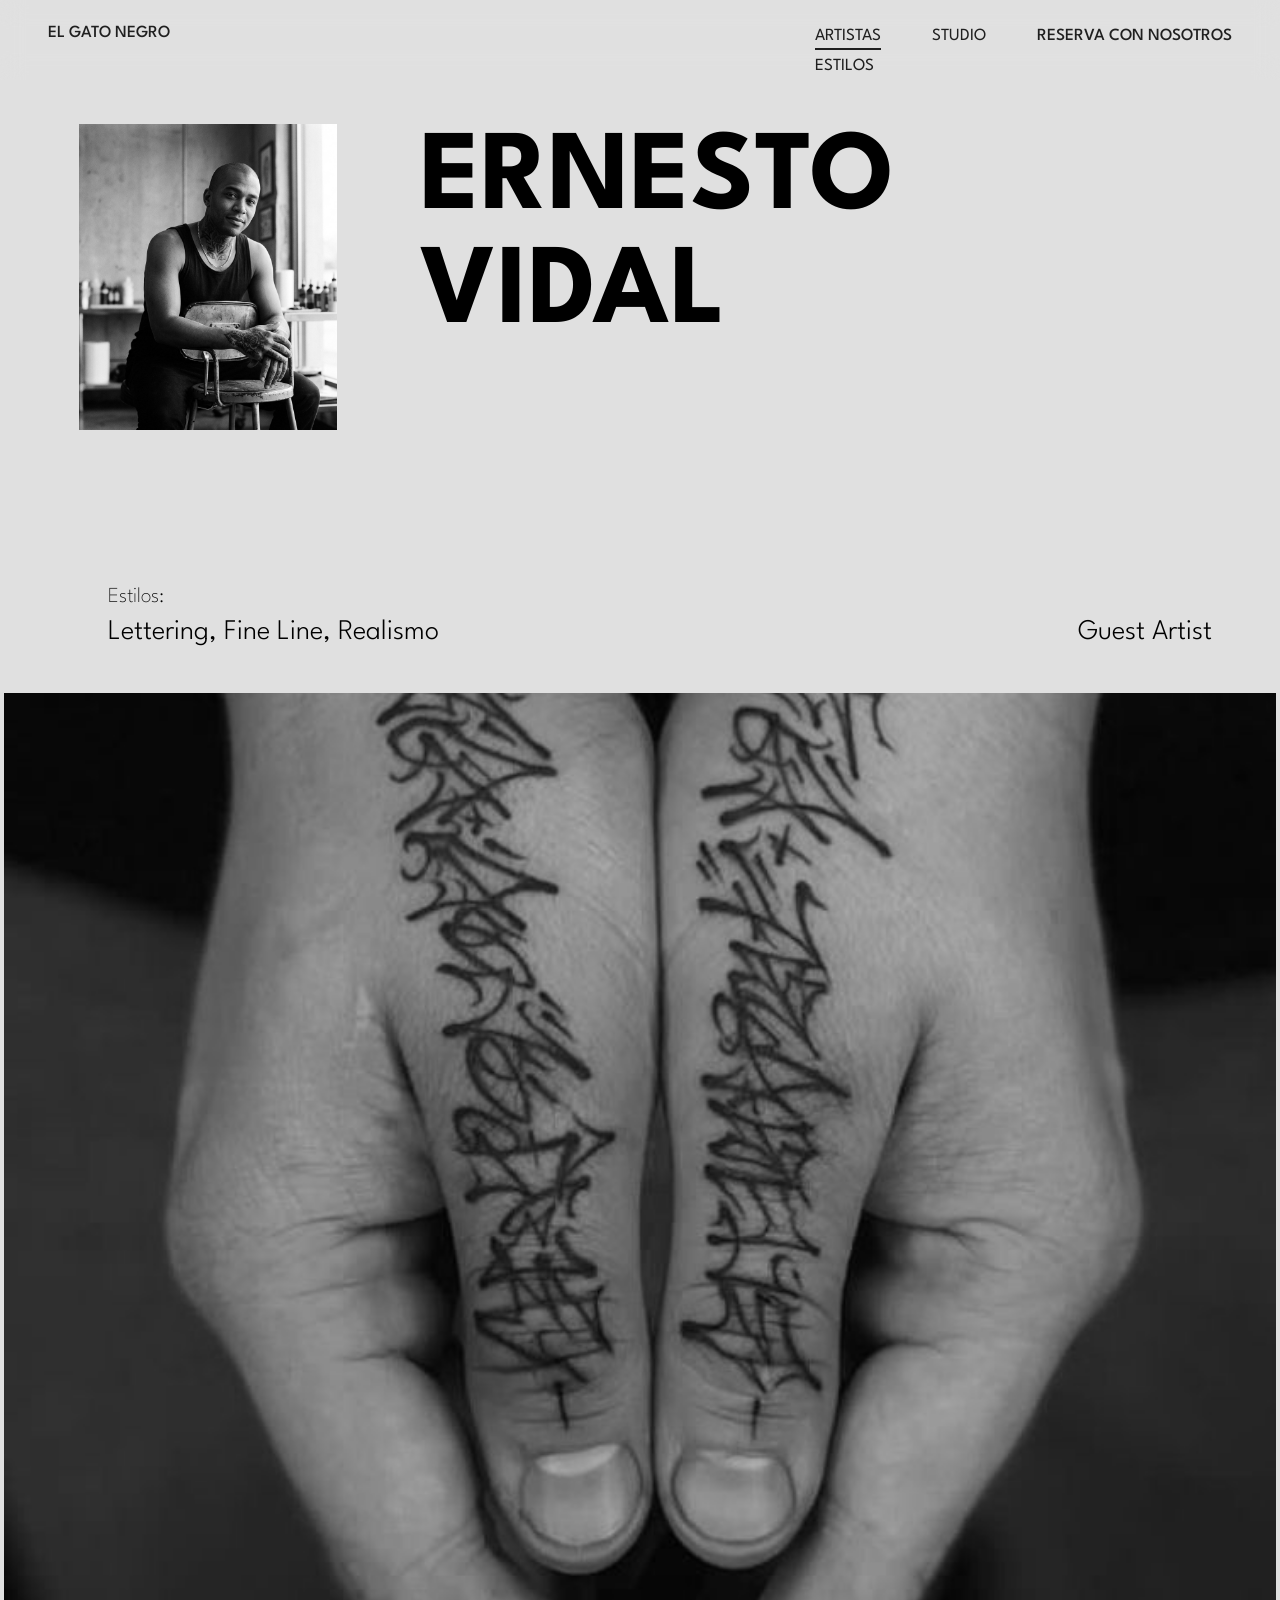
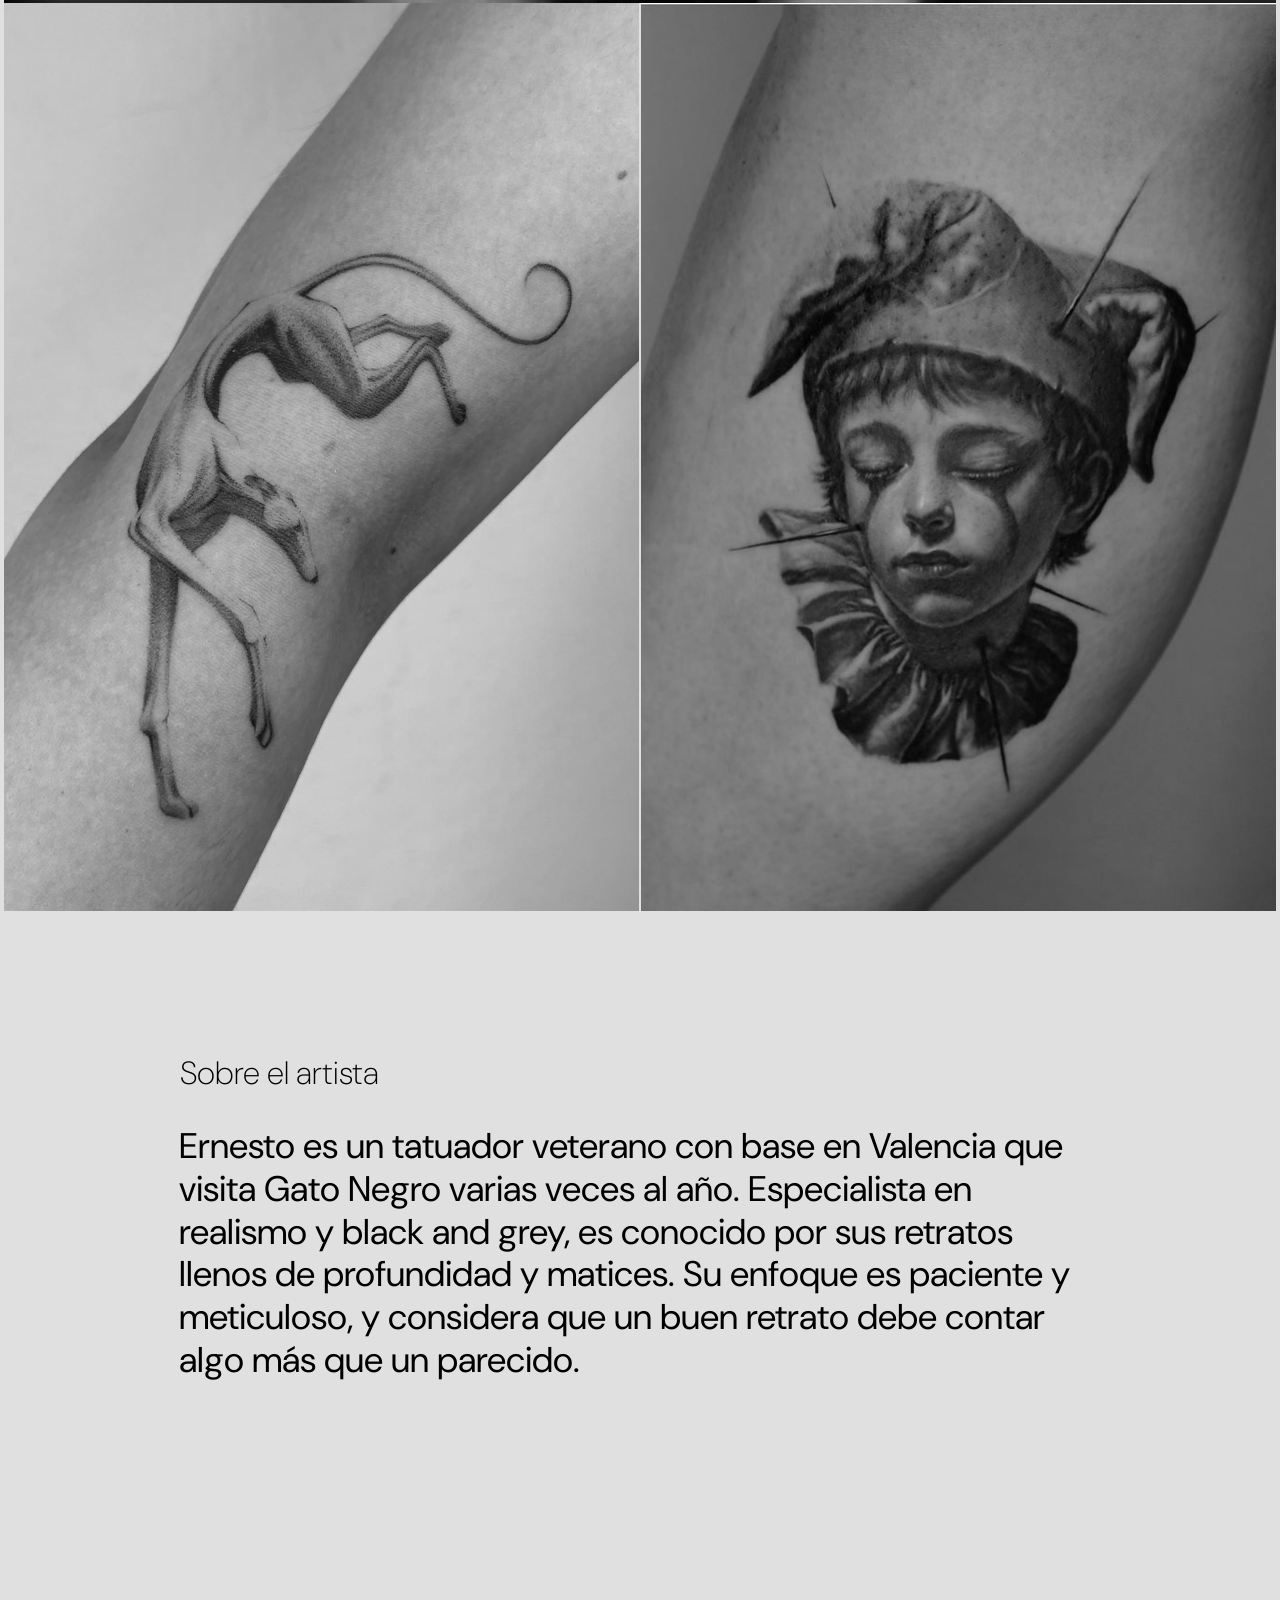
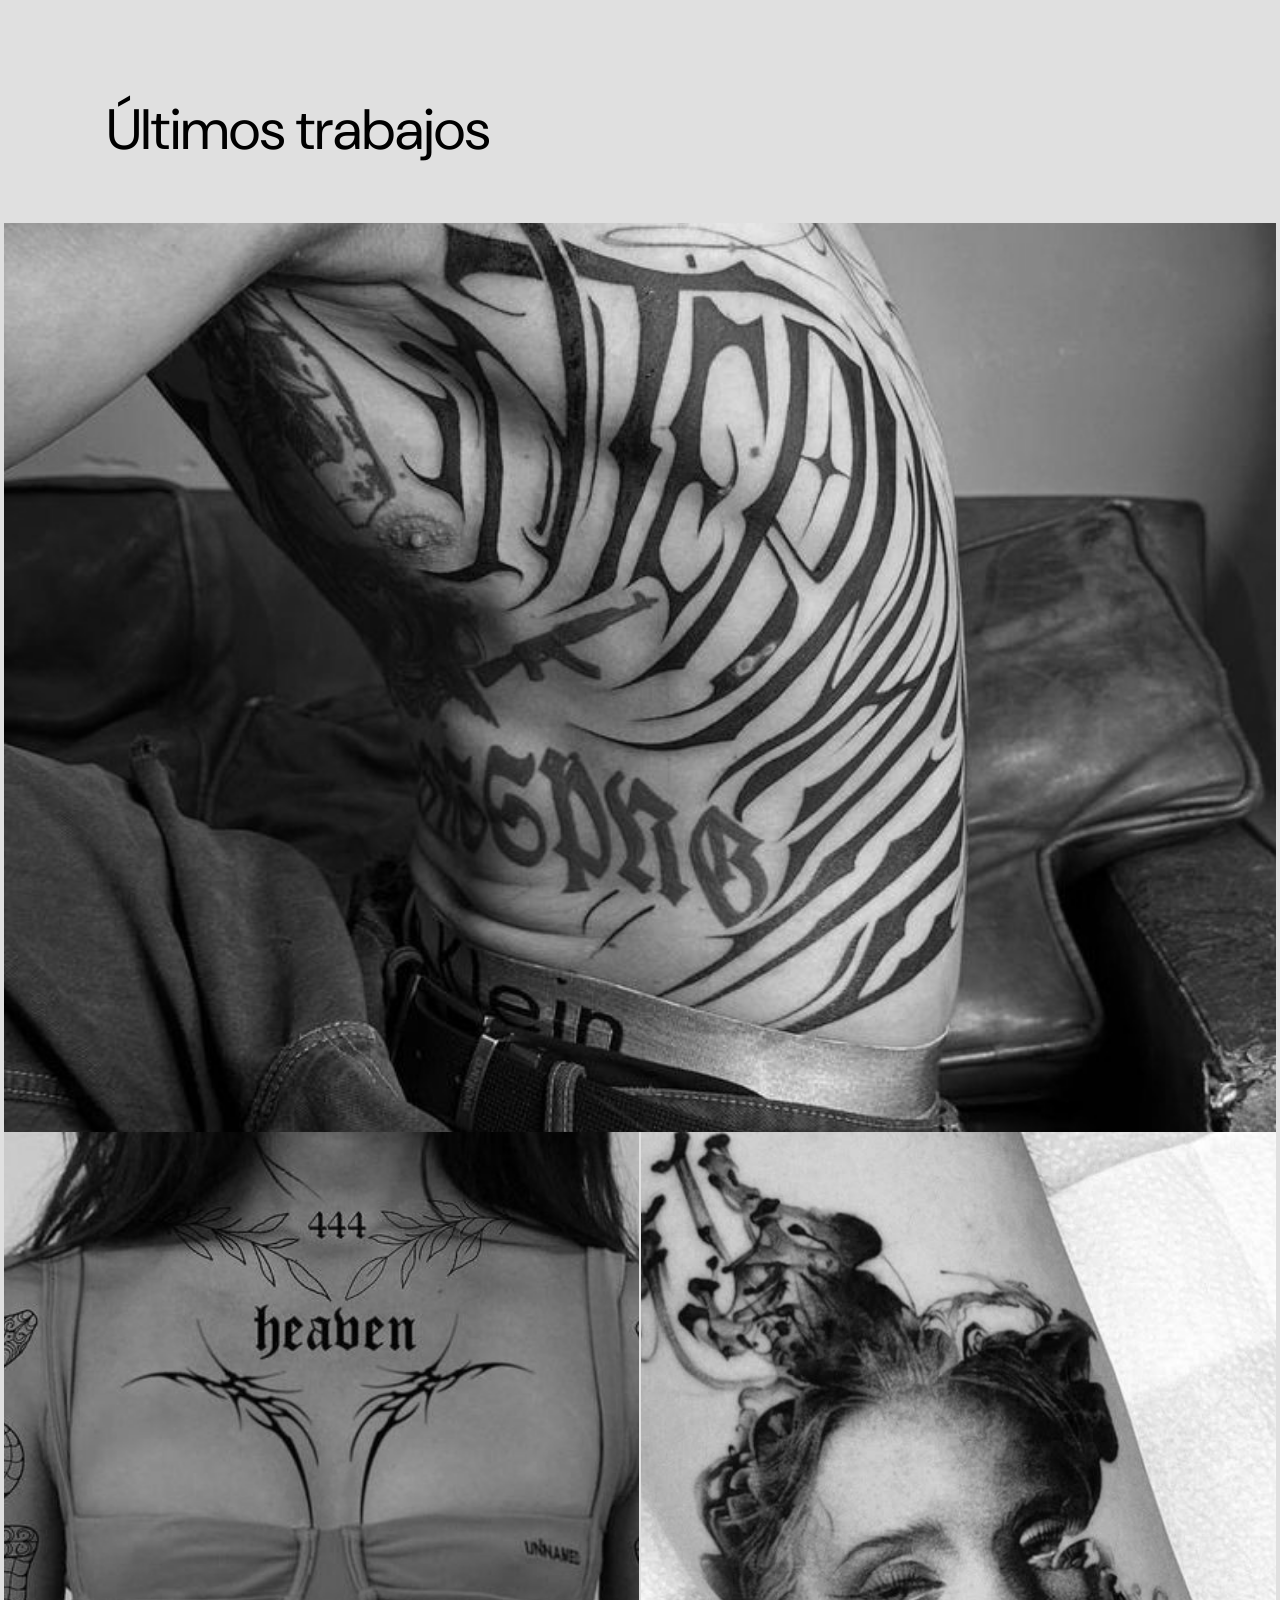
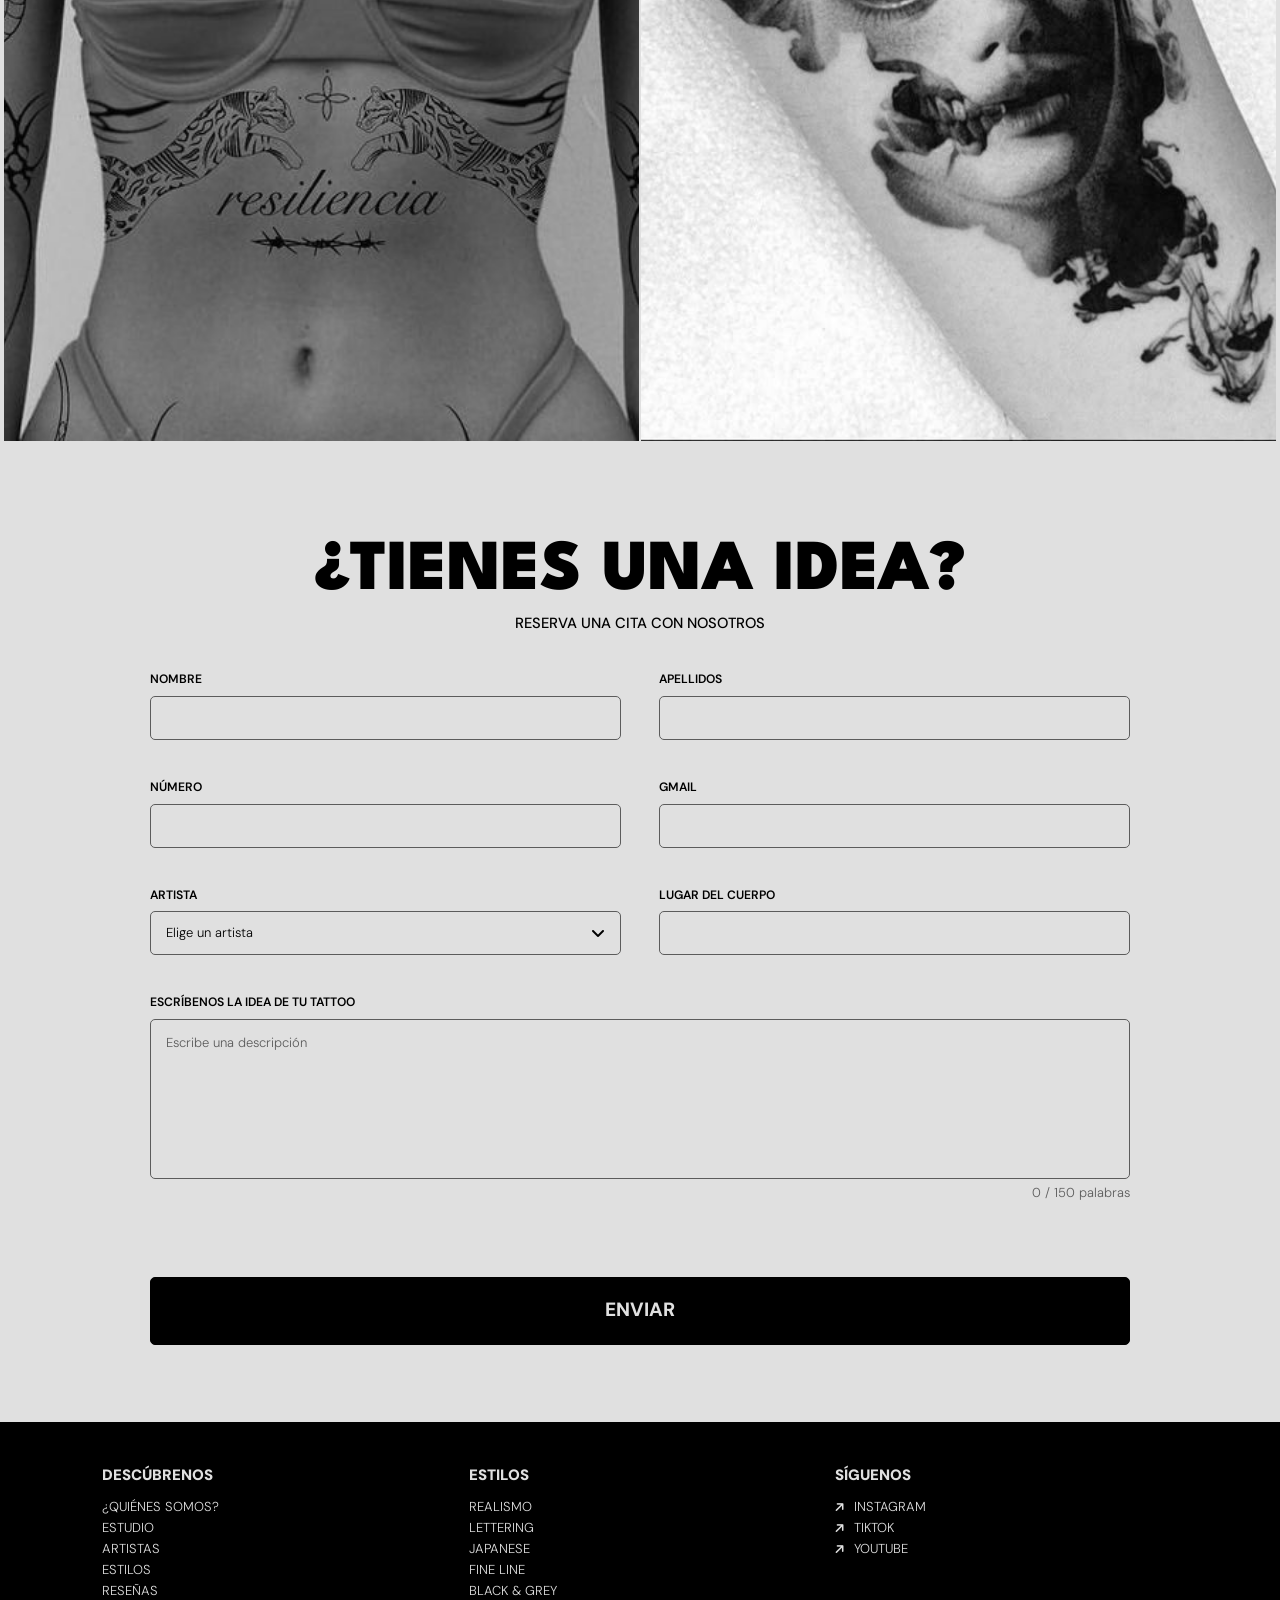
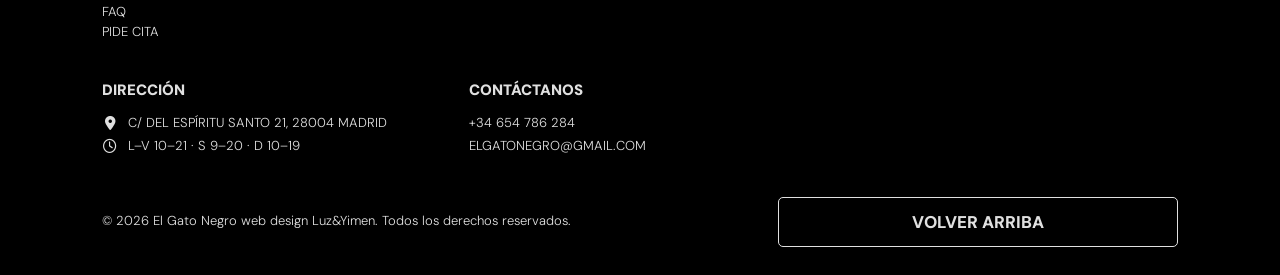
<file: ernesto.html>
<!doctype html>
<html lang="es">
  <head>
    <meta charset="UTF-8" />
    <meta name="viewport" content="width=device-width, initial-scale=1.0" />
    <meta
      name="description"
      content="Ernesto Vidal, Guest Artist de El Gato Negro, estudio de tatuaje en Madrid. Estilos: Lettering, Fine Line, Realismo."/>
    <title>Ernesto Vidal | El Gato Negro</title>
    <link rel="icon" type="image/png" href="IMG/favicon.png" />

    <link rel="preconnect" href="https://fonts.googleapis.com" />
    <link rel="preconnect" href="https://fonts.gstatic.com" crossorigin />
    <link
      href="https://fonts.googleapis.com/css2?family=DM+Sans:opsz,wght@9..40,200;9..40,300;9..40,400;9..40,500;9..40,600;9..40,700;9..40,800;9..40,900&amp;family=League+Spartan:wght@100;300;400;500;900&amp;display=swap"
      rel="stylesheet"/>

    <link
      rel="stylesheet"
      href="https://cdnjs.cloudflare.com/ajax/libs/font-awesome/6.5.2/css/all.min.css"/>

    <link rel="stylesheet" href="css/style.css" />
  </head>

   <!-- nav -->
  <body id="inicio" class="paginaartista">
   
    <header>
      <nav>
        <a class="logo" href="index.html">EL GATO NEGRO</a>

        <button class="hamburguesa" type="button" aria-label="Abrir menú">
          <i class="fa-solid fa-bars"></i>
        </button>

        <ul class="menu">
          <li><a href="index.html#artistas" aria-current="page">ARTISTAS</a></li>
          <li><a href="index.html#estilos">ESTILOS</a></li>
          <li><a href="studio.html">STUDIO</a></li>
          <li><a class="reservar" href="#reserva">RESERVA CON NOSOTROS</a></li>
        </ul>
      </nav>
    </header>

    <!-- hero -->
    <main>
      
      <section class="ficha">
        <div class="fichacaja">
          <img
            class="fichafoto fotoernesto"
            src="IMG/Artistas/A8.jpg"
            alt="Ernesto Vidal"
            width="1104"
            height="960"
          />
          <h1 class="fichanombre">Ernesto Vidal</h1>
          <p class="fichaetiqueta">Estilos:</p>
          <p class="fichaestilos">Lettering, Fine Line, Realismo</p>
          <p class="ficharol">Guest Artist</p>
        </div>
      </section>

      <!-- trabajos 1 -->
      <section class="obras" aria-label="Trabajos de Ernesto Vidal">
        <h2 class="oculto">Trabajos de Ernesto Vidal</h2>
        <button class="obra completa" type="button" aria-label="Ver trabajo 1 en grande">
          <img src="IMG/Artistas/ernesto/1.jpg" alt="Trabajo 1 de Ernesto Vidal" loading="lazy" />
        </button>
        <button class="obra mitad" type="button" aria-label="Ver trabajo 2 en grande">
          <img src="IMG/Artistas/ernesto/2.jpg" alt="Trabajo 2 de Ernesto Vidal" loading="lazy" />
        </button>
        <button class="obra mitad" type="button" aria-label="Ver trabajo 3 en grande">
          <img src="IMG/Artistas/ernesto/3.jpg" alt="Trabajo 3 de Ernesto Vidal" loading="lazy" />
        </button>
      </section>

      <!-- sobre el artista -->
      <section class="sobre">
        <h2 class="sobreetiqueta">Sobre el artista</h2>
        <p class="sobretexto">Ernesto es un tatuador veterano con base en Valencia que visita Gato Negro varias veces al año. Especialista en realismo y black and grey, es conocido por sus retratos llenos de profundidad y matices. Su enfoque es paciente y meticuloso, y considera que un buen retrato debe contar algo más que un parecido.</p>
        <p class="sobretitulo" aria-hidden="true">Últimos trabajos</p>
      </section>

      <!-- trabajos 2 -->
      <section class="obras" aria-label="Más trabajos de Ernesto Vidal">
        <h2 class="oculto">Últimos trabajos</h2>
        <button class="obra completa" type="button" aria-label="Ver trabajo 4 en grande">
          <img src="IMG/Artistas/ernesto/4.jpg" alt="Trabajo 4 de Ernesto Vidal" loading="lazy" />
        </button>
        <button class="obra mitad" type="button" aria-label="Ver trabajo 5 en grande">
          <img src="IMG/Artistas/ernesto/5.jpg" alt="Trabajo 5 de Ernesto Vidal" loading="lazy" />
        </button>
        <button class="obra mitad" type="button" aria-label="Ver trabajo 6 en grande">
          <img src="IMG/Artistas/ernesto/6.jpg" alt="Trabajo 6 de Ernesto Vidal" loading="lazy" />
        </button>
      </section>

      <!-- cita -->
      <section id="reserva">
        <h2 class="titulo">¿TIENES UNA IDEA?</h2>
        <p class="subtitulo">RESERVA UNA CITA CON NOSOTROS</p>

        <form id="formulario" action="#" method="post" novalidate>
          <div class="campo">
            <label for="nombre">NOMBRE</label>
            <input type="text" id="nombre" name="nombre" />
          </div>
          <div class="campo">
            <label for="apellidos">APELLIDOS</label>
            <input type="text" id="apellidos" name="apellidos" />
          </div>
          <div class="campo">
            <label for="telefono">NÚMERO</label>
            <input type="tel" id="telefono" name="telefono" />
          </div>
          <div class="campo">
            <label for="email">GMAIL</label>
            <input type="email" id="email" name="email" />
          </div>
          <div class="campo">
            <label for="artista">ARTISTA</label>
            <div class="selector">
              <select id="artista" name="artista">
                <option value="">Elige un artista</option>
                <option value="tomas">Tomás Arrieta</option>
                <option value="nora">Nora Valcárcel</option>
                <option value="dario">Darío Mendes</option>
                <option value="hugo">Hugo Sarmiento</option>
                <option value="amara">Amara Ndiaye</option>
                <option value="mei">Mei Ochoa</option>
                <option value="ines">Inés Lorente</option>
                <option value="ernesto">Ernesto Vidal</option>
                <option value="cualquiera">Sin preferencia</option>
              </select>
              <i class="fa-solid fa-angle-down"></i>
            </div>
          </div>
          <div class="campo">
            <label for="zona">LUGAR DEL CUERPO</label>
            <input type="text" id="zona" name="zona" />
          </div>
          <div class="campo completo">
            <label for="idea">ESCRÍBENOS LA IDEA DE TU TATTOO</label>
            <textarea
              id="idea"
              name="idea"
              rows="6"
              placeholder="Escribe una descripción"
            ></textarea>
          </div>

          <p class="mensaje"></p>

          <button class="enviar" type="submit">ENVIAR</button>
        </form>
      </section>
    </main>

    <!-- footer -->
    <footer>
      <div class="columnas">
        <div>
          <h2>DESCÚBRENOS</h2>
          <ul class="enlaces">
            <li><a href="index.html#quienes">¿QUIÉNES SOMOS?</a></li>
            <li><a href="studio.html">ESTUDIO</a></li>
            <li><a href="index.html#artistas">ARTISTAS</a></li>
            <li><a href="index.html#estilos">ESTILOS</a></li>
            <li><a href="index.html#resenas">RESEÑAS</a></li>
            <li><a href="index.html#faq">FAQ</a></li>
            <li><a href="#reserva">PIDE CITA</a></li>
          </ul>
        </div>

        <div>
          <h2>ESTILOS</h2>
          <ul class="enlaces">
            <li><a href="realismo.html">REALISMO</a></li>
            <li><a href="lettering.html">LETTERING</a></li>
            <li><a href="japanese.html">JAPANESE</a></li>
            <li><a href="fine-line.html">FINE LINE</a></li>
            <li><a href="black-grey.html">BLACK &amp; GREY</a></li>
          </ul>
        </div>

        <div>
          <h2>SÍGUENOS</h2>
          <ul class="enlaces redes">
            <li>
              <a
                href="https://www.instagram.com/"
                target="_blank"
                ><i class="fa-solid fa-arrow-right"></i>INSTAGRAM</a
              >
            </li>
            <li>
              <a href="https://www.tiktok.com/" target="_blank"
                ><i class="fa-solid fa-arrow-right"></i>TIKTOK</a
              >
            </li>
            <li>
              <a href="https://www.youtube.com/" target="_blank"
                ><i class="fa-solid fa-arrow-right"></i>YOUTUBE</a
              >
            </li>
          </ul>
        </div>
      </div>

      <div class="columnas">
        <div>
          <h2>DIRECCIÓN</h2>
          <address>
            <p>
              <i class="fa-solid fa-location-dot"></i>
              <a href="https://www.google.com/maps/place/C.+del+Esp%C3%ADritu+Santo,+21,+Centro,+28004+Madrid/@40.4254117,-3.7071054,17z/data=!3m1!4b1!4m6!3m5!1s0xd422862f664e7ad:0xa2b58b1fc3310ff6!8m2!3d40.4254117!4d-3.7045305!16s%2Fg%2F11cnd8j7w0?entry=ttu&g_ep=EgoyMDI2MTEwOC4wIKXMDSoASAFQAw%3D%3D" target="_blank">C/ DEL ESPÍRITU SANTO 21, 28004 MADRID</a>
            </p>
            <p>
              <i class="fa-regular fa-clock"></i>
              L–V 10–21 · S 9–20 · D 10–19
            </p>
          </address>
        </div>

        <div>
          <h2>CONTÁCTANOS</h2>
          <address>
            <p><a href="https://wa.me/34654786284" target="_blank">+34 654 786 284</a></p>
            <p>
              <a href="https://mail.google.com/mail/?view=cm&amp;to=elgatonegro@gmail.com" target="_blank">ELGATONEGRO@GMAIL.COM</a>
            </p>
          </address>
        </div>
      </div>

      <div class="abajo">
        <p>© 2026 El Gato Negro web design Luz&amp;Yimen. Todos los derechos reservados.</p>
        <a class="volver" href="#inicio">VOLVER ARRIBA</a>
      </div>
    </footer>

    <!-- ventana flotante -->
    <div class="ventana" role="dialog" aria-modal="true" aria-label="Trabajo en grande">
      <button class="ventanacerrar" type="button" aria-label="Cerrar"><i class="fa-solid fa-xmark"></i></button>
      <button class="ventanaflecha ventanaantes" type="button" aria-label="Trabajo anterior"><i class="fa-solid fa-arrow-left"></i></button>
      <img src="IMG/Artistas/ernesto/1.jpg" alt="" />
      <button class="ventanaflecha ventanadespues" type="button" aria-label="Trabajo siguiente"><i class="fa-solid fa-arrow-right"></i></button>
      <p class="ventanacontador"></p>
    </div>

    <script src="https://cdnjs.cloudflare.com/ajax/libs/jquery/3.7.1/jquery.min.js"></script>
    <script src="js/script.js"></script>
    <script src="js/artista.js"></script>
  </body>
</html>
</file>
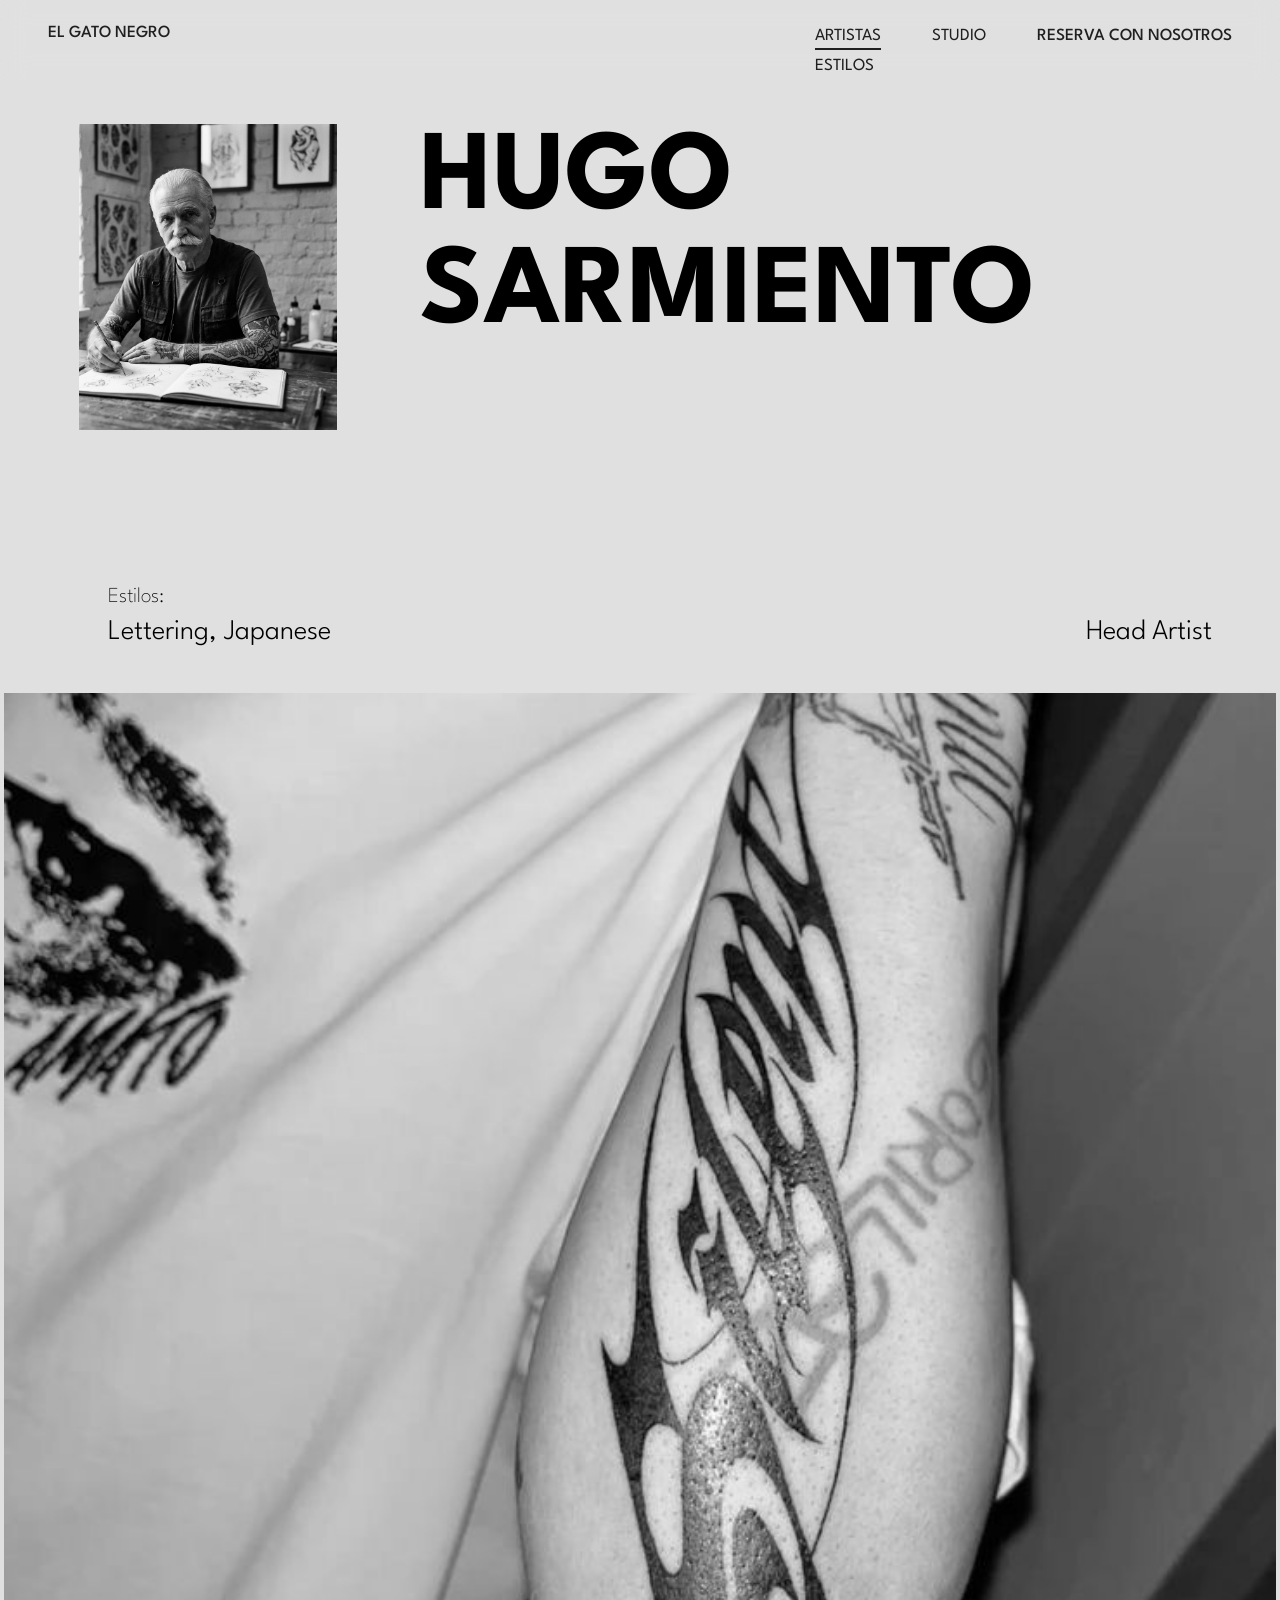
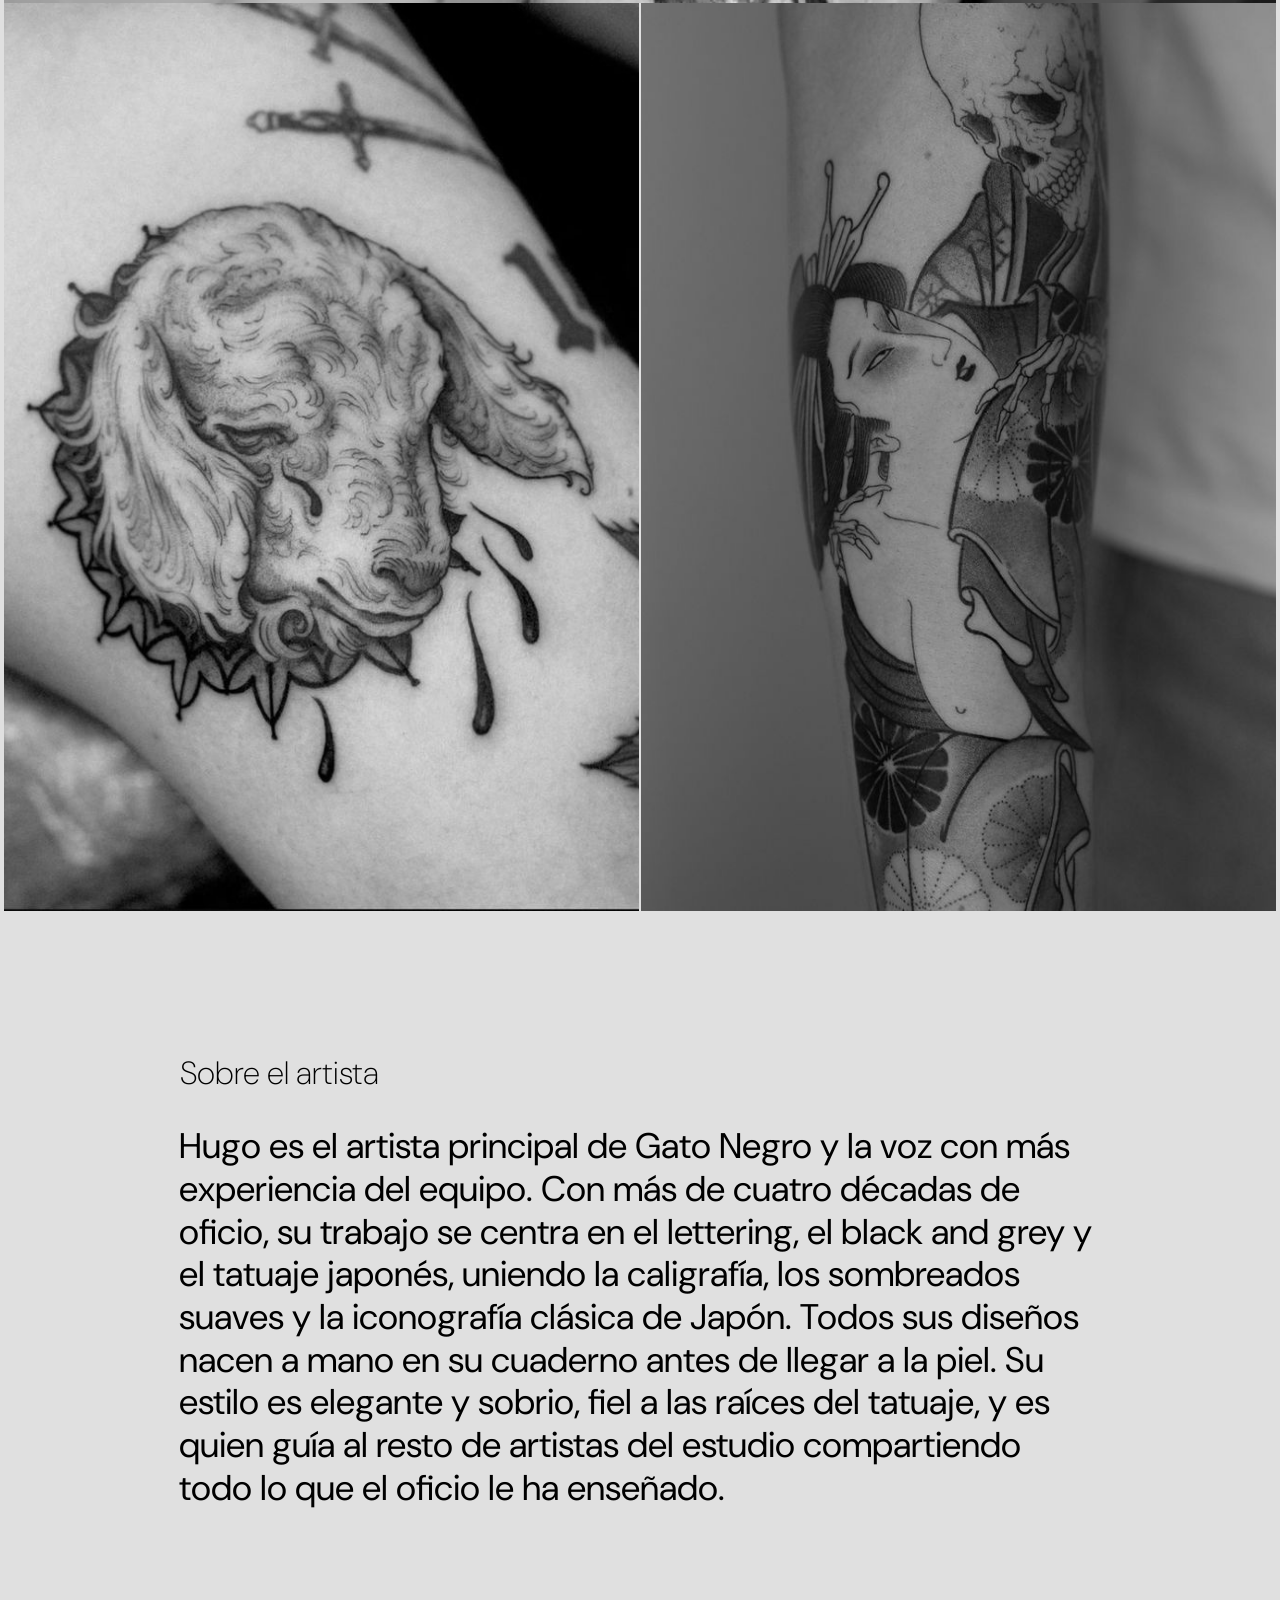
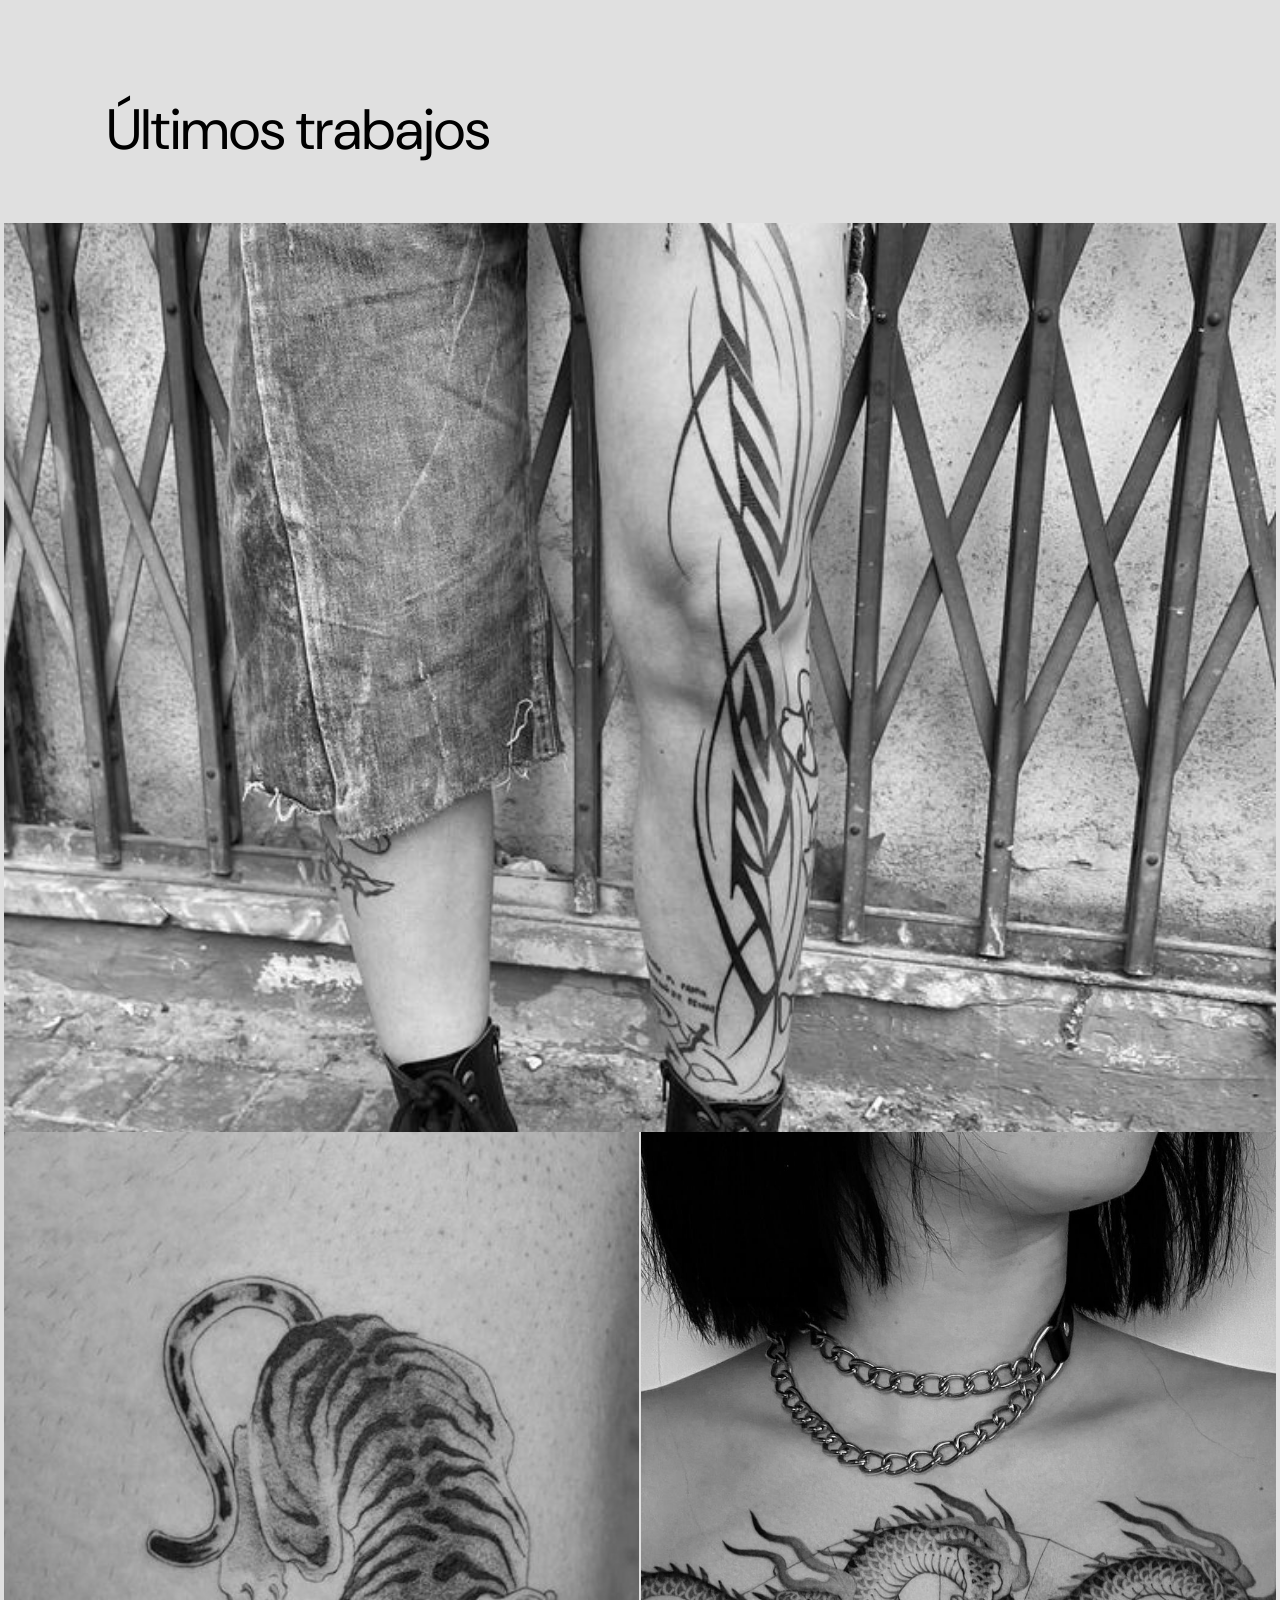
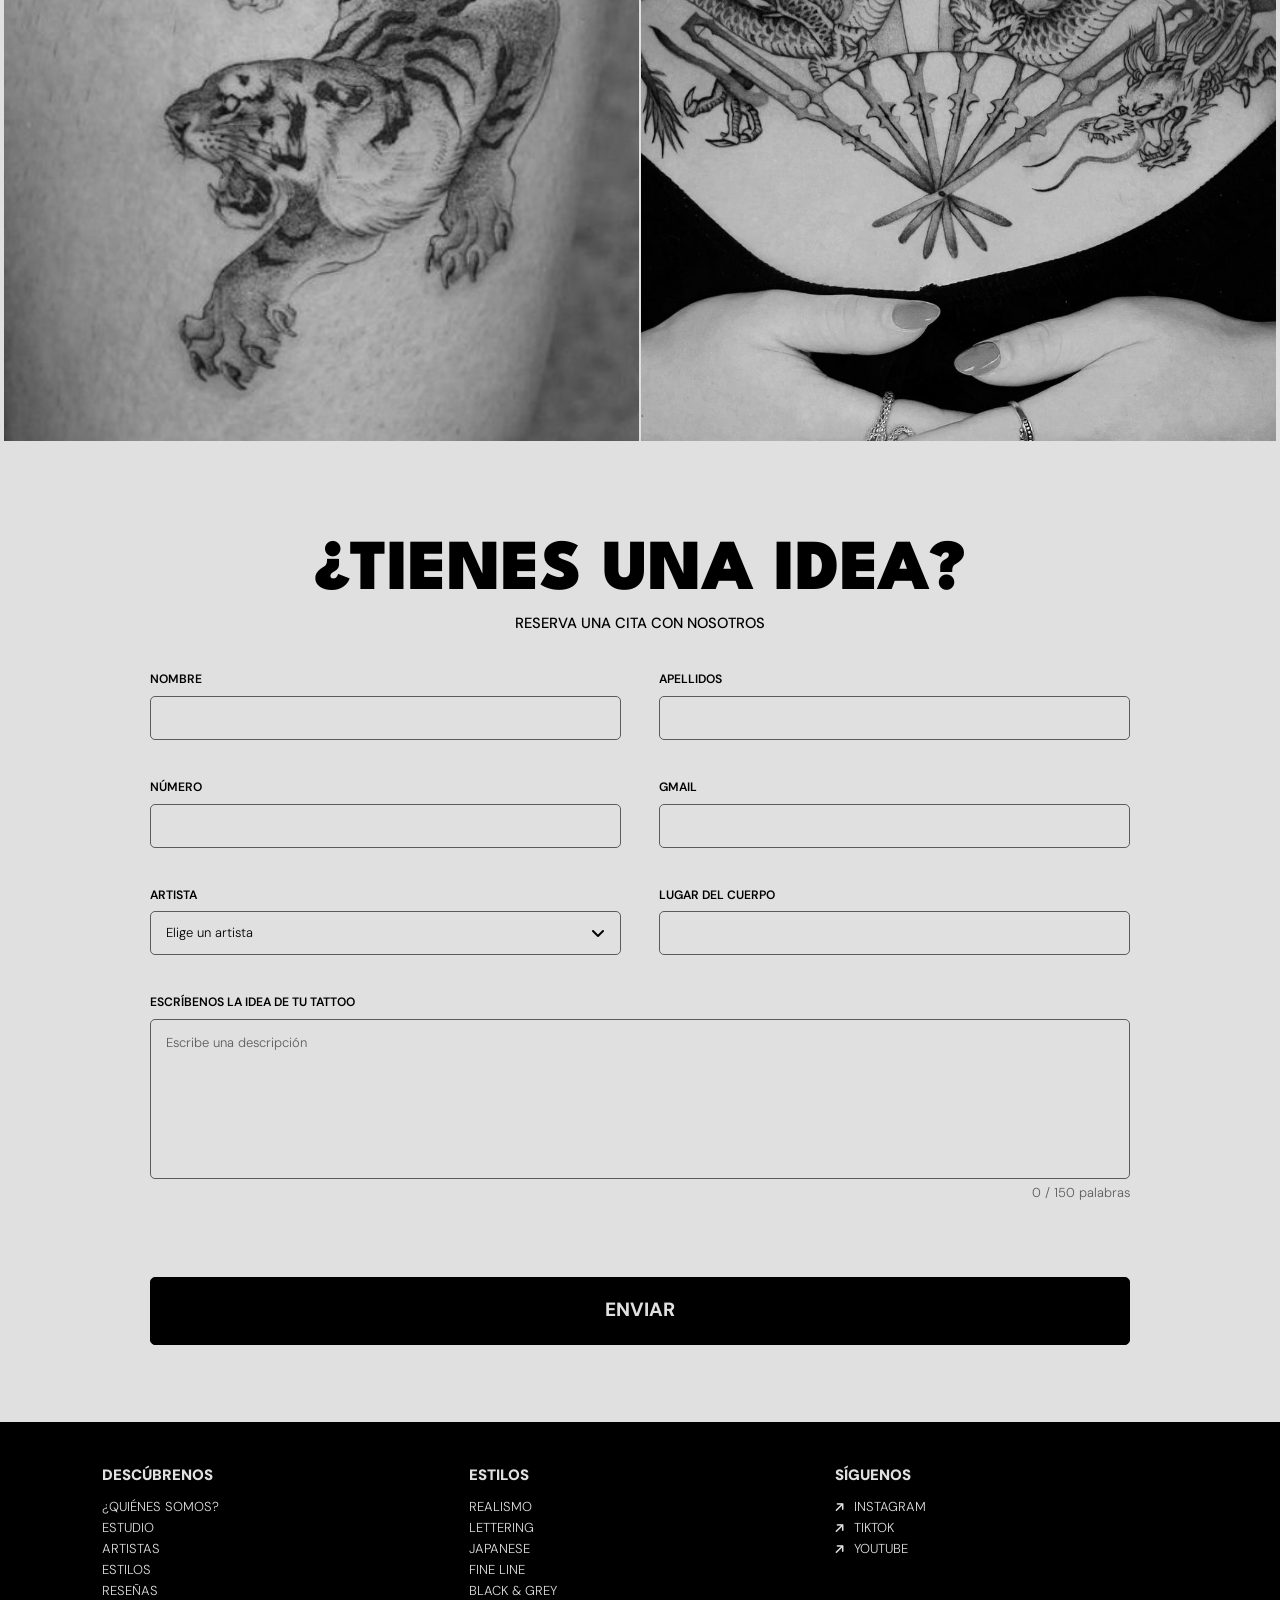
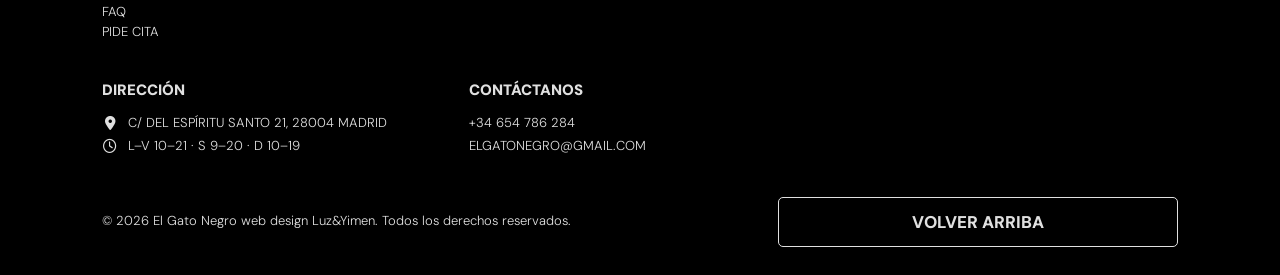
<file: hugo.html>
<!doctype html>
<html lang="es">
  <head>
    <meta charset="UTF-8" />
    <meta name="viewport" content="width=device-width, initial-scale=1.0" />
    <meta
      name="description"
      content="Hugo Sarmiento, Head Artist de El Gato Negro, estudio de tatuaje en Madrid. Estilos: Lettering, Japanese."/>
    <title>Hugo Sarmiento | El Gato Negro</title>
    <link rel="icon" type="image/png" href="IMG/favicon.png" />

    <link rel="preconnect" href="https://fonts.googleapis.com" />
    <link rel="preconnect" href="https://fonts.gstatic.com" crossorigin />
    <link
      href="https://fonts.googleapis.com/css2?family=DM+Sans:opsz,wght@9..40,200;9..40,300;9..40,400;9..40,500;9..40,600;9..40,700;9..40,800;9..40,900&amp;family=League+Spartan:wght@100;300;400;500;900&amp;display=swap"
      rel="stylesheet"/>

    <link
      rel="stylesheet"
      href="https://cdnjs.cloudflare.com/ajax/libs/font-awesome/6.5.2/css/all.min.css"/>

    <link rel="stylesheet" href="css/style.css" />
  </head>

  <!-- nav-->
  <body id="inicio" class="paginaartista">
    
    <header>
      <nav>
        <a class="logo" href="index.html">EL GATO NEGRO</a>

        <button class="hamburguesa" type="button" aria-label="Abrir menú">
          <i class="fa-solid fa-bars"></i>
        </button>

        <ul class="menu">
          <li><a href="index.html#artistas" aria-current="page">ARTISTAS</a></li>
          <li><a href="index.html#estilos">ESTILOS</a></li>
          <li><a href="studio.html">STUDIO</a></li>
          <li><a class="reservar" href="#reserva">RESERVA CON NOSOTROS</a></li>
        </ul>
      </nav>
    </header>

       <!-- hero -->
    <main>
   
      <section class="ficha">
        <div class="fichacaja">
          <img
            class="fichafoto fotohugo"
            src="IMG/Artistas/A4.jpg"
            alt="Hugo Sarmiento"
            width="1104"
            height="960"
          />
          <h1 class="fichanombre">Hugo Sarmiento</h1>
          <p class="fichaetiqueta">Estilos:</p>
          <p class="fichaestilos">Lettering, Japanese</p>
          <p class="ficharol">Head Artist</p>
        </div>
      </section>

      <!-- trabajos 1 -->
      <section class="obras" aria-label="Trabajos de Hugo Sarmiento">
        <h2 class="oculto">Trabajos de Hugo Sarmiento</h2>
        <button class="obra completa" type="button" aria-label="Ver trabajo 1 en grande">
          <img src="IMG/Artistas/hugo/1.jpg" alt="Trabajo 1 de Hugo Sarmiento" loading="lazy" />
        </button>
        <button class="obra mitad" type="button" aria-label="Ver trabajo 2 en grande">
          <img src="IMG/Artistas/hugo/2.jpg" alt="Trabajo 2 de Hugo Sarmiento" loading="lazy" />
        </button>
        <button class="obra mitad" type="button" aria-label="Ver trabajo 3 en grande">
          <img src="IMG/Artistas/hugo/3.jpg" alt="Trabajo 3 de Hugo Sarmiento" loading="lazy" />
        </button>
      </section>

      <!-- sobre el artista -->
      <section class="sobre">
        <h2 class="sobreetiqueta">Sobre el artista</h2>
        <p class="sobretexto">Hugo es el artista principal de Gato Negro y la voz con más experiencia del equipo. Con más de cuatro décadas de oficio, su trabajo se centra en el lettering, el black and grey y el tatuaje japonés, uniendo la caligrafía, los sombreados suaves y la iconografía clásica de Japón. Todos sus diseños nacen a mano en su cuaderno antes de llegar a la piel. Su estilo es elegante y sobrio, fiel a las raíces del tatuaje, y es quien guía al resto de artistas del estudio compartiendo todo lo que el oficio le ha enseñado.</p>
        <p class="sobretitulo" aria-hidden="true">Últimos trabajos</p>
      </section>

      <!-- trabajos 2 -->
      <section class="obras" aria-label="Más trabajos de Hugo Sarmiento">
        <h2 class="oculto">Últimos trabajos</h2>
        <button class="obra completa" type="button" aria-label="Ver trabajo 4 en grande">
          <img src="IMG/Artistas/hugo/4.jpg" alt="Trabajo 4 de Hugo Sarmiento" loading="lazy" />
        </button>
        <button class="obra mitad" type="button" aria-label="Ver trabajo 5 en grande">
          <img src="IMG/Artistas/hugo/5.jpg" alt="Trabajo 5 de Hugo Sarmiento" loading="lazy" />
        </button>
        <button class="obra mitad" type="button" aria-label="Ver trabajo 6 en grande">
          <img src="IMG/Artistas/hugo/6.jpg" alt="Trabajo 6 de Hugo Sarmiento" loading="lazy" />
        </button>
      </section>

      <!-- reserva -->
      <section id="reserva">
        <h2 class="titulo">¿TIENES UNA IDEA?</h2>
        <p class="subtitulo">RESERVA UNA CITA CON NOSOTROS</p>

        <form id="formulario" action="#" method="post" novalidate>
          <div class="campo">
            <label for="nombre">NOMBRE</label>
            <input type="text" id="nombre" name="nombre" />
          </div>
          <div class="campo">
            <label for="apellidos">APELLIDOS</label>
            <input type="text" id="apellidos" name="apellidos" />
          </div>
          <div class="campo">
            <label for="telefono">NÚMERO</label>
            <input type="tel" id="telefono" name="telefono" />
          </div>
          <div class="campo">
            <label for="email">GMAIL</label>
            <input type="email" id="email" name="email" />
          </div>
          <div class="campo">
            <label for="artista">ARTISTA</label>
            <div class="selector">
              <select id="artista" name="artista">
                <option value="">Elige un artista</option>
                <option value="tomas">Tomás Arrieta</option>
                <option value="nora">Nora Valcárcel</option>
                <option value="dario">Darío Mendes</option>
                <option value="hugo">Hugo Sarmiento</option>
                <option value="amara">Amara Ndiaye</option>
                <option value="mei">Mei Ochoa</option>
                <option value="ines">Inés Lorente</option>
                <option value="ernesto">Ernesto Vidal</option>
                <option value="cualquiera">Sin preferencia</option>
              </select>
              <i class="fa-solid fa-angle-down"></i>
            </div>
          </div>
          <div class="campo">
            <label for="zona">LUGAR DEL CUERPO</label>
            <input type="text" id="zona" name="zona" />
          </div>
          <div class="campo completo">
            <label for="idea">ESCRÍBENOS LA IDEA DE TU TATTOO</label>
            <textarea
              id="idea"
              name="idea"
              rows="6"
              placeholder="Escribe una descripción"
            ></textarea>
          </div>

          <p class="mensaje"></p>

          <button class="enviar" type="submit">ENVIAR</button>
        </form>
      </section>
    </main>

    <!-- footer -->
    <footer>
      <div class="columnas">
        <div>
          <h2>DESCÚBRENOS</h2>
          <ul class="enlaces">
            <li><a href="index.html#quienes">¿QUIÉNES SOMOS?</a></li>
            <li><a href="studio.html">ESTUDIO</a></li>
            <li><a href="index.html#artistas">ARTISTAS</a></li>
            <li><a href="index.html#estilos">ESTILOS</a></li>
            <li><a href="index.html#resenas">RESEÑAS</a></li>
            <li><a href="index.html#faq">FAQ</a></li>
            <li><a href="#reserva">PIDE CITA</a></li>
          </ul>
        </div>

        <div>
          <h2>ESTILOS</h2>
          <ul class="enlaces">
            <li><a href="realismo.html">REALISMO</a></li>
            <li><a href="lettering.html">LETTERING</a></li>
            <li><a href="japanese.html">JAPANESE</a></li>
            <li><a href="fine-line.html">FINE LINE</a></li>
            <li><a href="black-grey.html">BLACK &amp; GREY</a></li>
          </ul>
        </div>

        <div>
          <h2>SÍGUENOS</h2>
          <ul class="enlaces redes">
            <li>
              <a
                href="https://www.instagram.com/"
                target="_blank"
                ><i class="fa-solid fa-arrow-right"></i>INSTAGRAM</a
              >
            </li>
            <li>
              <a href="https://www.tiktok.com/" target="_blank"
                ><i class="fa-solid fa-arrow-right"></i>TIKTOK</a
              >
            </li>
            <li>
              <a href="https://www.youtube.com/" target="_blank"
                ><i class="fa-solid fa-arrow-right"></i>YOUTUBE</a
              >
            </li>
          </ul>
        </div>
      </div>

      <div class="columnas">
        <div>
          <h2>DIRECCIÓN</h2>
          <address>
            <p>
              <i class="fa-solid fa-location-dot"></i>
              <a href="https://www.google.com/maps/place/C.+del+Esp%C3%ADritu+Santo,+21,+Centro,+28004+Madrid/@40.4254117,-3.7071054,17z/data=!3m1!4b1!4m6!3m5!1s0xd422862f664e7ad:0xa2b58b1fc3310ff6!8m2!3d40.4254117!4d-3.7045305!16s%2Fg%2F11cnd8j7w0?entry=ttu&g_ep=EgoyMDI2MTEwOC4wIKXMDSoASAFQAw%3D%3D" target="_blank">C/ DEL ESPÍRITU SANTO 21, 28004 MADRID</a>
            </p>
            <p>
              <i class="fa-regular fa-clock"></i>
              L–V 10–21 · S 9–20 · D 10–19
            </p>
          </address>
        </div>

        <div>
          <h2>CONTÁCTANOS</h2>
          <address>
            <p><a href="https://wa.me/34654786284" target="_blank">+34 654 786 284</a></p>
            <p>
              <a href="https://mail.google.com/mail/?view=cm&amp;to=elgatonegro@gmail.com" target="_blank">ELGATONEGRO@GMAIL.COM</a>
            </p>
          </address>
        </div>
      </div>

      <div class="abajo">
        <p>© 2026 El Gato Negro web design Luz&amp;Yimen. Todos los derechos reservados.</p>
        <a class="volver" href="#inicio">VOLVER ARRIBA</a>
      </div>
    </footer>

    <!-- ventana flotante -->
    <div class="ventana" role="dialog" aria-modal="true" aria-label="Trabajo en grande">
      <button class="ventanacerrar" type="button" aria-label="Cerrar"><i class="fa-solid fa-xmark"></i></button>
      <button class="ventanaflecha ventanaantes" type="button" aria-label="Trabajo anterior"><i class="fa-solid fa-arrow-left"></i></button>
      <img src="IMG/Artistas/hugo/1.jpg" alt="" />
      <button class="ventanaflecha ventanadespues" type="button" aria-label="Trabajo siguiente"><i class="fa-solid fa-arrow-right"></i></button>
      <p class="ventanacontador"></p>
    </div>

    <script src="https://cdnjs.cloudflare.com/ajax/libs/jquery/3.7.1/jquery.min.js"></script>
    <script src="js/script.js"></script>
    <script src="js/artista.js"></script>
  </body>
</html>
</file>
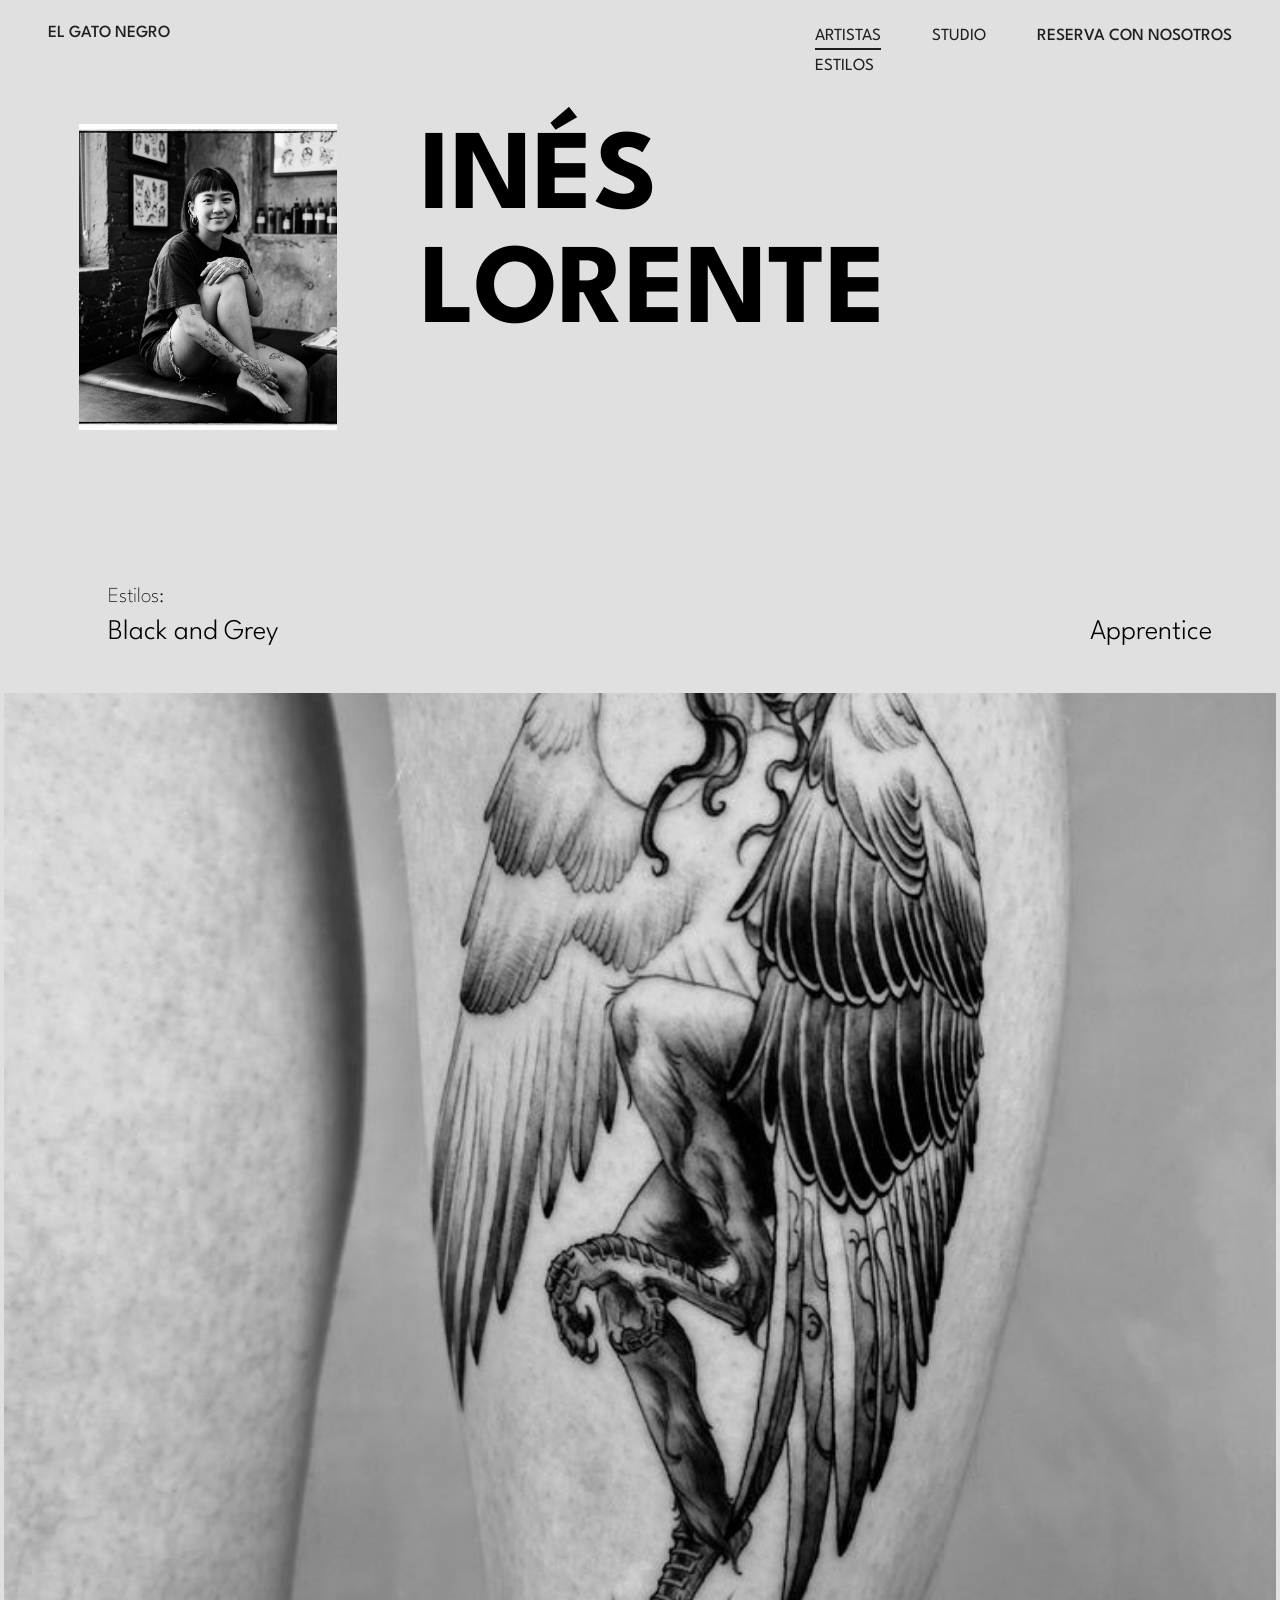
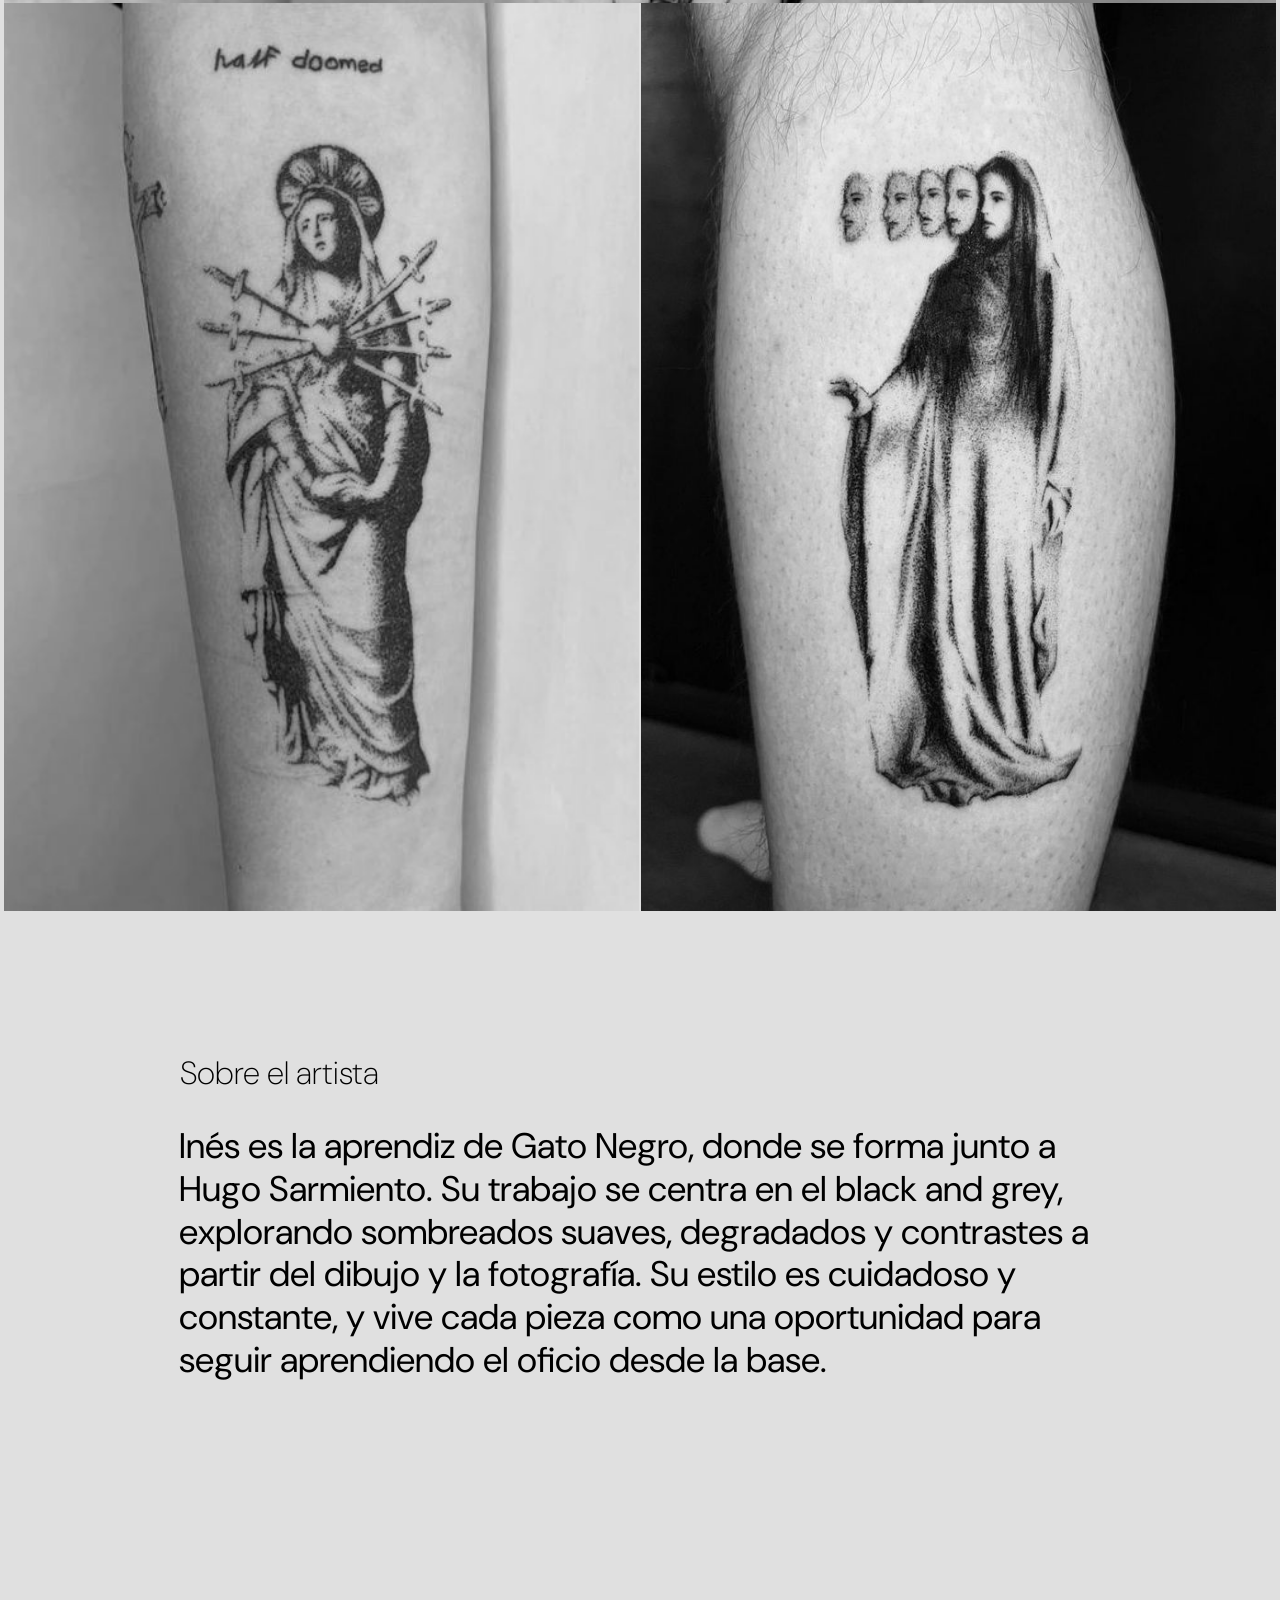
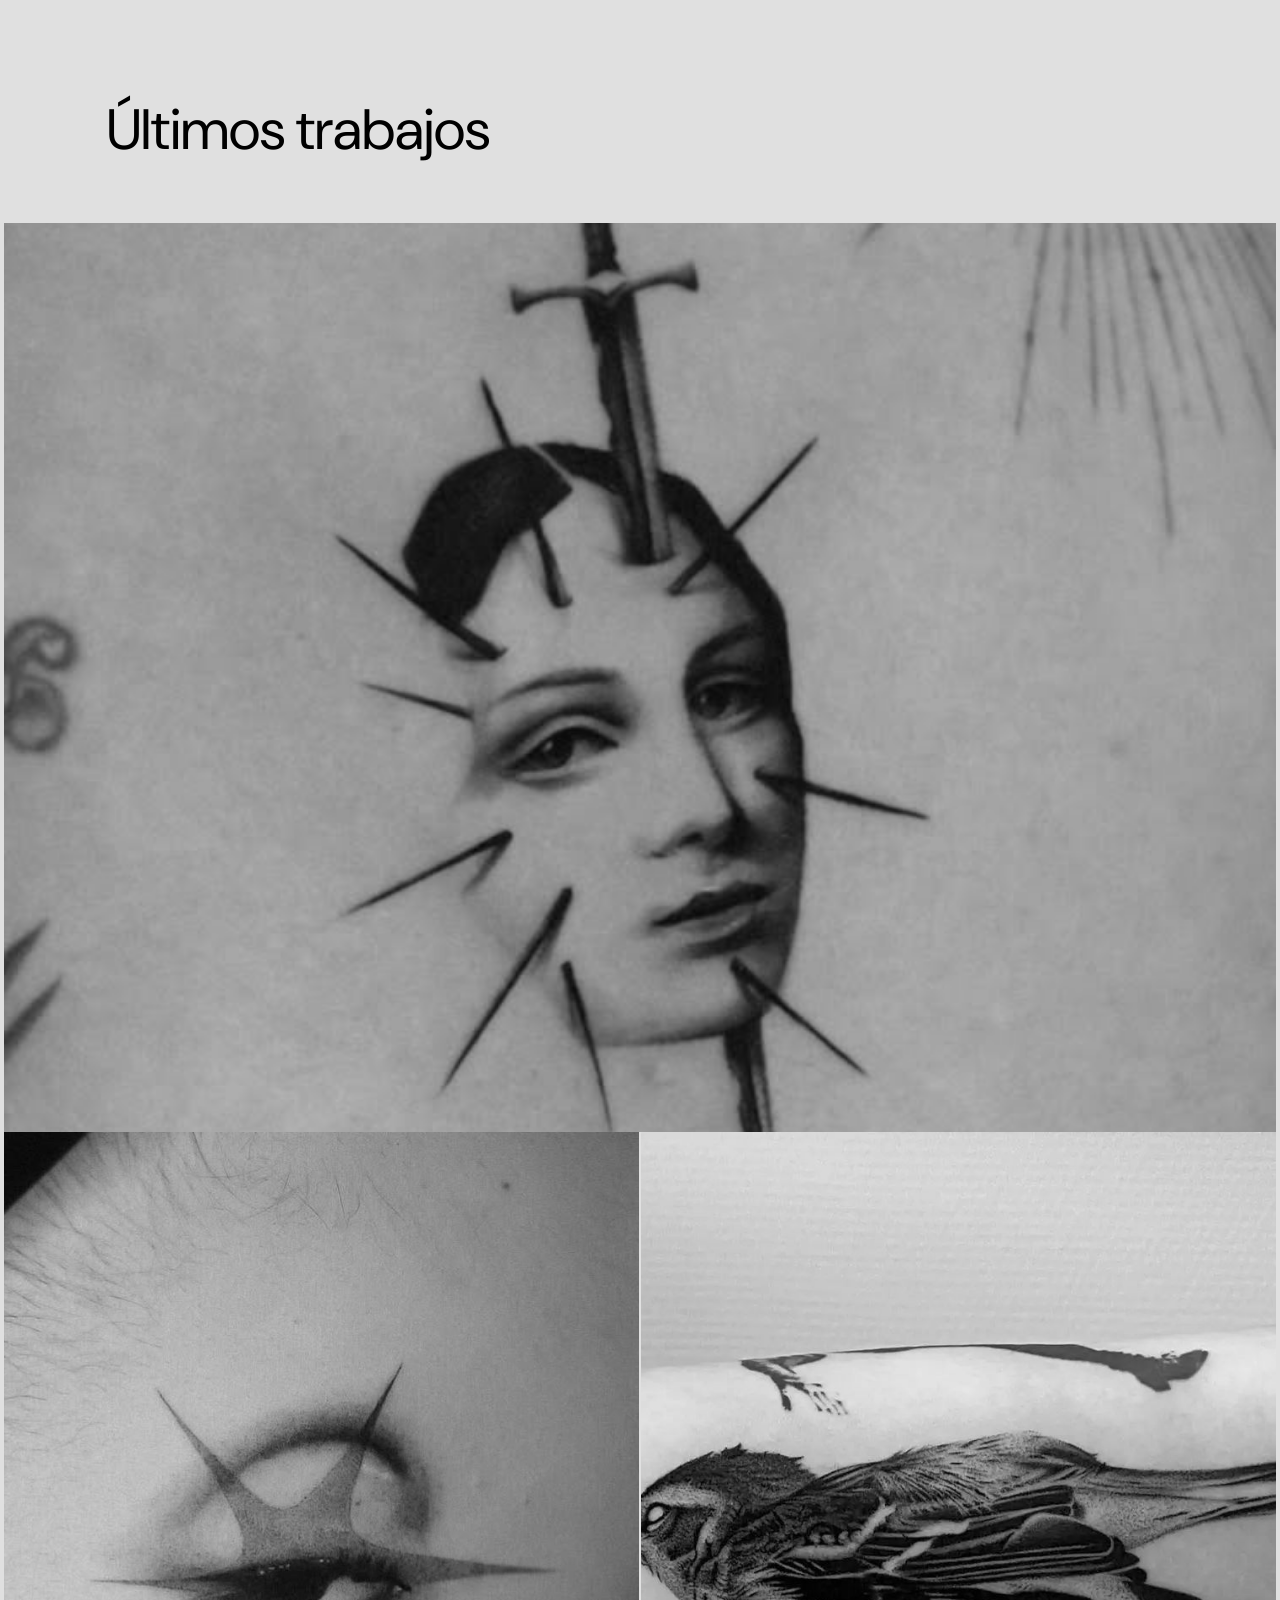
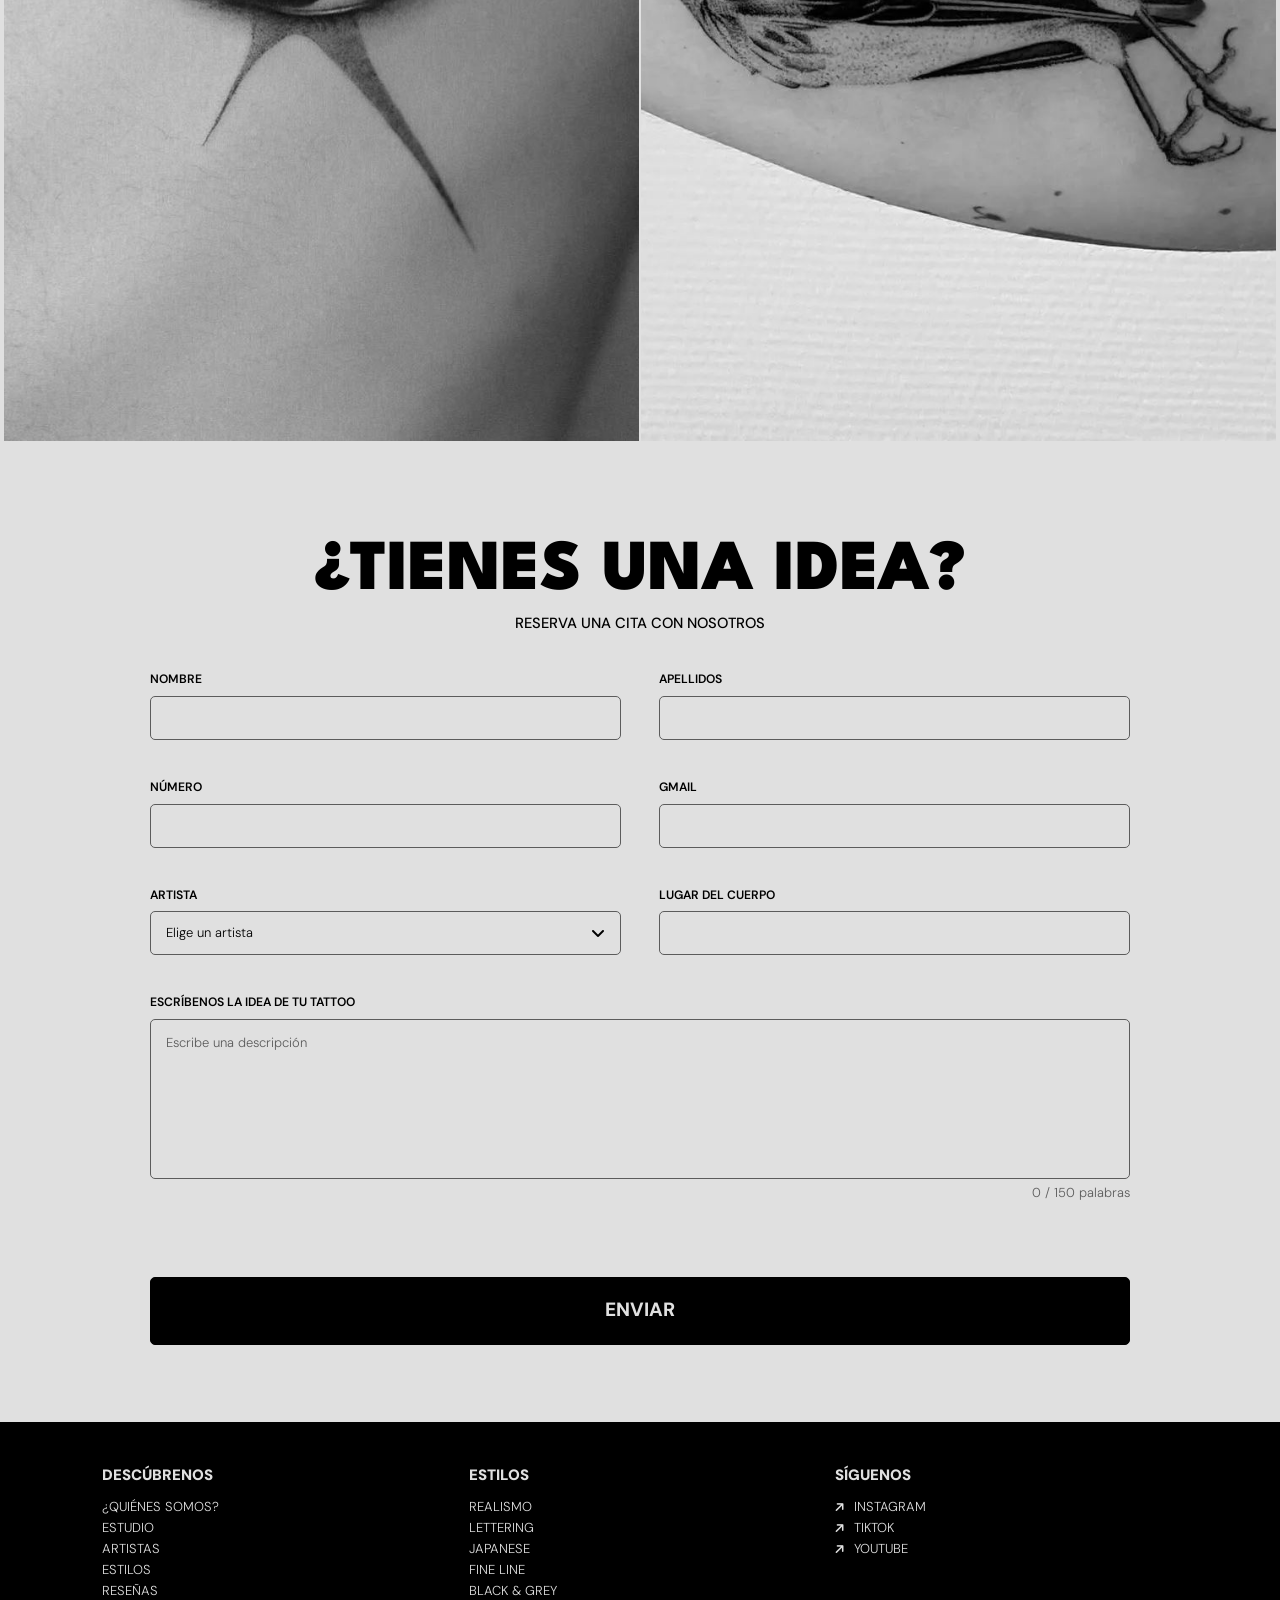
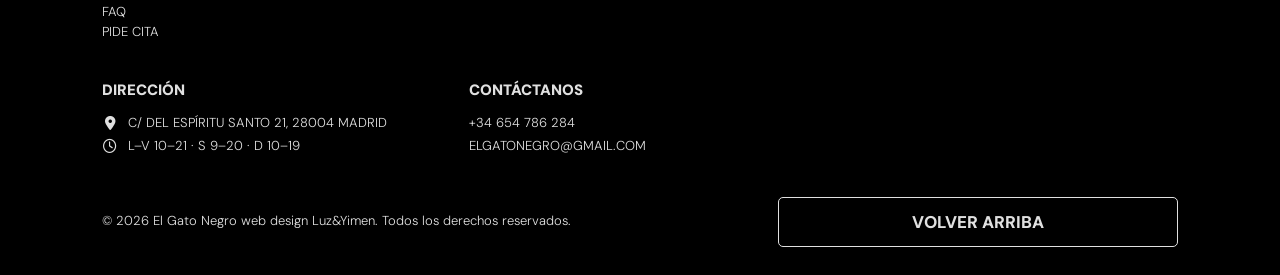
<file: ines.html>
<!doctype html>
<html lang="es">
  <head>
    <meta charset="UTF-8" />
    <meta name="viewport" content="width=device-width, initial-scale=1.0" />
    <meta
      name="description"
      content="Inés Lorente, Apprentice de El Gato Negro, estudio de tatuaje en Madrid. Estilos: Black and Grey."/>
    <title>Inés Lorente | El Gato Negro</title>
    <link rel="icon" type="image/png" href="IMG/favicon.png" />

    <link rel="preconnect" href="https://fonts.googleapis.com" />
    <link rel="preconnect" href="https://fonts.gstatic.com" crossorigin />
    <link
      href="https://fonts.googleapis.com/css2?family=DM+Sans:opsz,wght@9..40,200;9..40,300;9..40,400;9..40,500;9..40,600;9..40,700;9..40,800;9..40,900&amp;family=League+Spartan:wght@100;300;400;500;900&amp;display=swap"
      rel="stylesheet"/>

    <link
      rel="stylesheet"
      href="https://cdnjs.cloudflare.com/ajax/libs/font-awesome/6.5.2/css/all.min.css"/>

    <link rel="stylesheet" href="css/style.css" />
  </head>

    <!-- nav -->
  <body id="inicio" class="paginaartista">
  
    <header>
      <nav>
        <a class="logo" href="index.html">EL GATO NEGRO</a>

        <button class="hamburguesa" type="button" aria-label="Abrir menú">
          <i class="fa-solid fa-bars"></i>
        </button>

        <ul class="menu">
          <li><a href="index.html#artistas" aria-current="page">ARTISTAS</a></li>
          <li><a href="index.html#estilos">ESTILOS</a></li>
          <li><a href="studio.html">STUDIO</a></li>
          <li><a class="reservar" href="#reserva">RESERVA CON NOSOTROS</a></li>
        </ul>
      </nav>
    </header>

      <!-- hero -->
    <main>
    
      <section class="ficha">
        <div class="fichacaja">
          <img
            class="fichafoto fotoines"
            src="IMG/Artistas/A7.jpg"
            alt="Inés Lorente"
            width="1104"
            height="960"
          />
          <h1 class="fichanombre">Inés Lorente</h1>
          <p class="fichaetiqueta">Estilos:</p>
          <p class="fichaestilos">Black and Grey</p>
          <p class="ficharol">Apprentice</p>
        </div>
      </section>

      <!-- trabajos 1 -->
      <section class="obras" aria-label="Trabajos de Inés Lorente">
        <h2 class="oculto">Trabajos de Inés Lorente</h2>
        <button class="obra completa" type="button" aria-label="Ver trabajo 1 en grande">
          <img src="IMG/Artistas/ines/1.jpg" alt="Trabajo 1 de Inés Lorente" loading="lazy" />
        </button>
        <button class="obra mitad" type="button" aria-label="Ver trabajo 2 en grande">
          <img src="IMG/Artistas/ines/2.jpg" alt="Trabajo 2 de Inés Lorente" loading="lazy" />
        </button>
        <button class="obra mitad" type="button" aria-label="Ver trabajo 3 en grande">
          <img src="IMG/Artistas/ines/3.jpg" alt="Trabajo 3 de Inés Lorente" loading="lazy" />
        </button>
      </section>

      <!-- sobre el artista -->
      <section class="sobre">
        <h2 class="sobreetiqueta">Sobre el artista</h2>
        <p class="sobretexto">Inés es la aprendiz de Gato Negro, donde se forma junto a Hugo Sarmiento. Su trabajo se centra en el black and grey, explorando sombreados suaves, degradados y contrastes a partir del dibujo y la fotografía. Su estilo es cuidadoso y constante, y vive cada pieza como una oportunidad para seguir aprendiendo el oficio desde la base.</p>
        <p class="sobretitulo" aria-hidden="true">Últimos trabajos</p>
      </section>

      <!-- trabajos 2 -->
      <section class="obras" aria-label="Más trabajos de Inés Lorente">
        <h2 class="oculto">Últimos trabajos</h2>
        <button class="obra completa" type="button" aria-label="Ver trabajo 4 en grande">
          <img src="IMG/Artistas/ines/4.jpg" alt="Trabajo 4 de Inés Lorente" loading="lazy" />
        </button>
        <button class="obra mitad" type="button" aria-label="Ver trabajo 5 en grande">
          <img src="IMG/Artistas/ines/5.jpg" alt="Trabajo 5 de Inés Lorente" loading="lazy" />
        </button>
        <button class="obra mitad" type="button" aria-label="Ver trabajo 6 en grande">
          <img src="IMG/Artistas/ines/6.jpg" alt="Trabajo 6 de Inés Lorente" loading="lazy" />
        </button>
      </section>

      <!-- cita -->
      <section id="reserva">
        <h2 class="titulo">¿TIENES UNA IDEA?</h2>
        <p class="subtitulo">RESERVA UNA CITA CON NOSOTROS</p>

        <form id="formulario" action="#" method="post" novalidate>
          <div class="campo">
            <label for="nombre">NOMBRE</label>
            <input type="text" id="nombre" name="nombre" />
          </div>
          <div class="campo">
            <label for="apellidos">APELLIDOS</label>
            <input type="text" id="apellidos" name="apellidos" />
          </div>
          <div class="campo">
            <label for="telefono">NÚMERO</label>
            <input type="tel" id="telefono" name="telefono" />
          </div>
          <div class="campo">
            <label for="email">GMAIL</label>
            <input type="email" id="email" name="email" />
          </div>
          <div class="campo">
            <label for="artista">ARTISTA</label>
            <div class="selector">
              <select id="artista" name="artista">
                <option value="">Elige un artista</option>
                <option value="tomas">Tomás Arrieta</option>
                <option value="nora">Nora Valcárcel</option>
                <option value="dario">Darío Mendes</option>
                <option value="hugo">Hugo Sarmiento</option>
                <option value="amara">Amara Ndiaye</option>
                <option value="mei">Mei Ochoa</option>
                <option value="ines">Inés Lorente</option>
                <option value="ernesto">Ernesto Vidal</option>
                <option value="cualquiera">Sin preferencia</option>
              </select>
              <i class="fa-solid fa-angle-down"></i>
            </div>
          </div>
          <div class="campo">
            <label for="zona">LUGAR DEL CUERPO</label>
            <input type="text" id="zona" name="zona" />
          </div>
          <div class="campo completo">
            <label for="idea">ESCRÍBENOS LA IDEA DE TU TATTOO</label>
            <textarea
              id="idea"
              name="idea"
              rows="6"
              placeholder="Escribe una descripción"
            ></textarea>
          </div>

          <p class="mensaje"></p>

          <button class="enviar" type="submit">ENVIAR</button>
        </form>
      </section>
    </main>

    <!-- footer -->
    <footer>
      <div class="columnas">
        <div>
          <h2>DESCÚBRENOS</h2>
          <ul class="enlaces">
            <li><a href="index.html#quienes">¿QUIÉNES SOMOS?</a></li>
            <li><a href="studio.html">ESTUDIO</a></li>
            <li><a href="index.html#artistas">ARTISTAS</a></li>
            <li><a href="index.html#estilos">ESTILOS</a></li>
            <li><a href="index.html#resenas">RESEÑAS</a></li>
            <li><a href="index.html#faq">FAQ</a></li>
            <li><a href="#reserva">PIDE CITA</a></li>
          </ul>
        </div>

        <div>
          <h2>ESTILOS</h2>
          <ul class="enlaces">
            <li><a href="realismo.html">REALISMO</a></li>
            <li><a href="lettering.html">LETTERING</a></li>
            <li><a href="japanese.html">JAPANESE</a></li>
            <li><a href="fine-line.html">FINE LINE</a></li>
            <li><a href="black-grey.html">BLACK &amp; GREY</a></li>
          </ul>
        </div>

        <div>
          <h2>SÍGUENOS</h2>
          <ul class="enlaces redes">
            <li>
              <a
                href="https://www.instagram.com/"
                target="_blank"
                ><i class="fa-solid fa-arrow-right"></i>INSTAGRAM</a
              >
            </li>
            <li>
              <a href="https://www.tiktok.com/" target="_blank"
                ><i class="fa-solid fa-arrow-right"></i>TIKTOK</a
              >
            </li>
            <li>
              <a href="https://www.youtube.com/" target="_blank"
                ><i class="fa-solid fa-arrow-right"></i>YOUTUBE</a
              >
            </li>
          </ul>
        </div>
      </div>

      <div class="columnas">
        <div>
          <h2>DIRECCIÓN</h2>
          <address>
            <p>
              <i class="fa-solid fa-location-dot"></i>
              <a href="https://www.google.com/maps/place/C.+del+Esp%C3%ADritu+Santo,+21,+Centro,+28004+Madrid/@40.4254117,-3.7071054,17z/data=!3m1!4b1!4m6!3m5!1s0xd422862f664e7ad:0xa2b58b1fc3310ff6!8m2!3d40.4254117!4d-3.7045305!16s%2Fg%2F11cnd8j7w0?entry=ttu&g_ep=EgoyMDI2MTEwOC4wIKXMDSoASAFQAw%3D%3D" target="_blank">C/ DEL ESPÍRITU SANTO 21, 28004 MADRID</a>
            </p>
            <p>
              <i class="fa-regular fa-clock"></i>
              L–V 10–21 · S 9–20 · D 10–19
            </p>
          </address>
        </div>

        <div>
          <h2>CONTÁCTANOS</h2>
          <address>
            <p><a href="https://wa.me/34654786284" target="_blank">+34 654 786 284</a></p>
            <p>
              <a href="https://mail.google.com/mail/?view=cm&amp;to=elgatonegro@gmail.com" target="_blank">ELGATONEGRO@GMAIL.COM</a>
            </p>
          </address>
        </div>
      </div>

      <div class="abajo">
        <p>© 2026 El Gato Negro web design Luz&amp;Yimen. Todos los derechos reservados.</p>
        <a class="volver" href="#inicio">VOLVER ARRIBA</a>
      </div>
    </footer>

    <!-- ventana flotante -->
    <div class="ventana" role="dialog" aria-modal="true" aria-label="Trabajo en grande">
      <button class="ventanacerrar" type="button" aria-label="Cerrar"><i class="fa-solid fa-xmark"></i></button>
      <button class="ventanaflecha ventanaantes" type="button" aria-label="Trabajo anterior"><i class="fa-solid fa-arrow-left"></i></button>
      <img src="IMG/Artistas/ines/1.jpg" alt="" />
      <button class="ventanaflecha ventanadespues" type="button" aria-label="Trabajo siguiente"><i class="fa-solid fa-arrow-right"></i></button>
      <p class="ventanacontador"></p>
    </div>

    <script src="https://cdnjs.cloudflare.com/ajax/libs/jquery/3.7.1/jquery.min.js"></script>
    <script src="js/script.js"></script>
    <script src="js/artista.js"></script>
  </body>
</html>
</file>
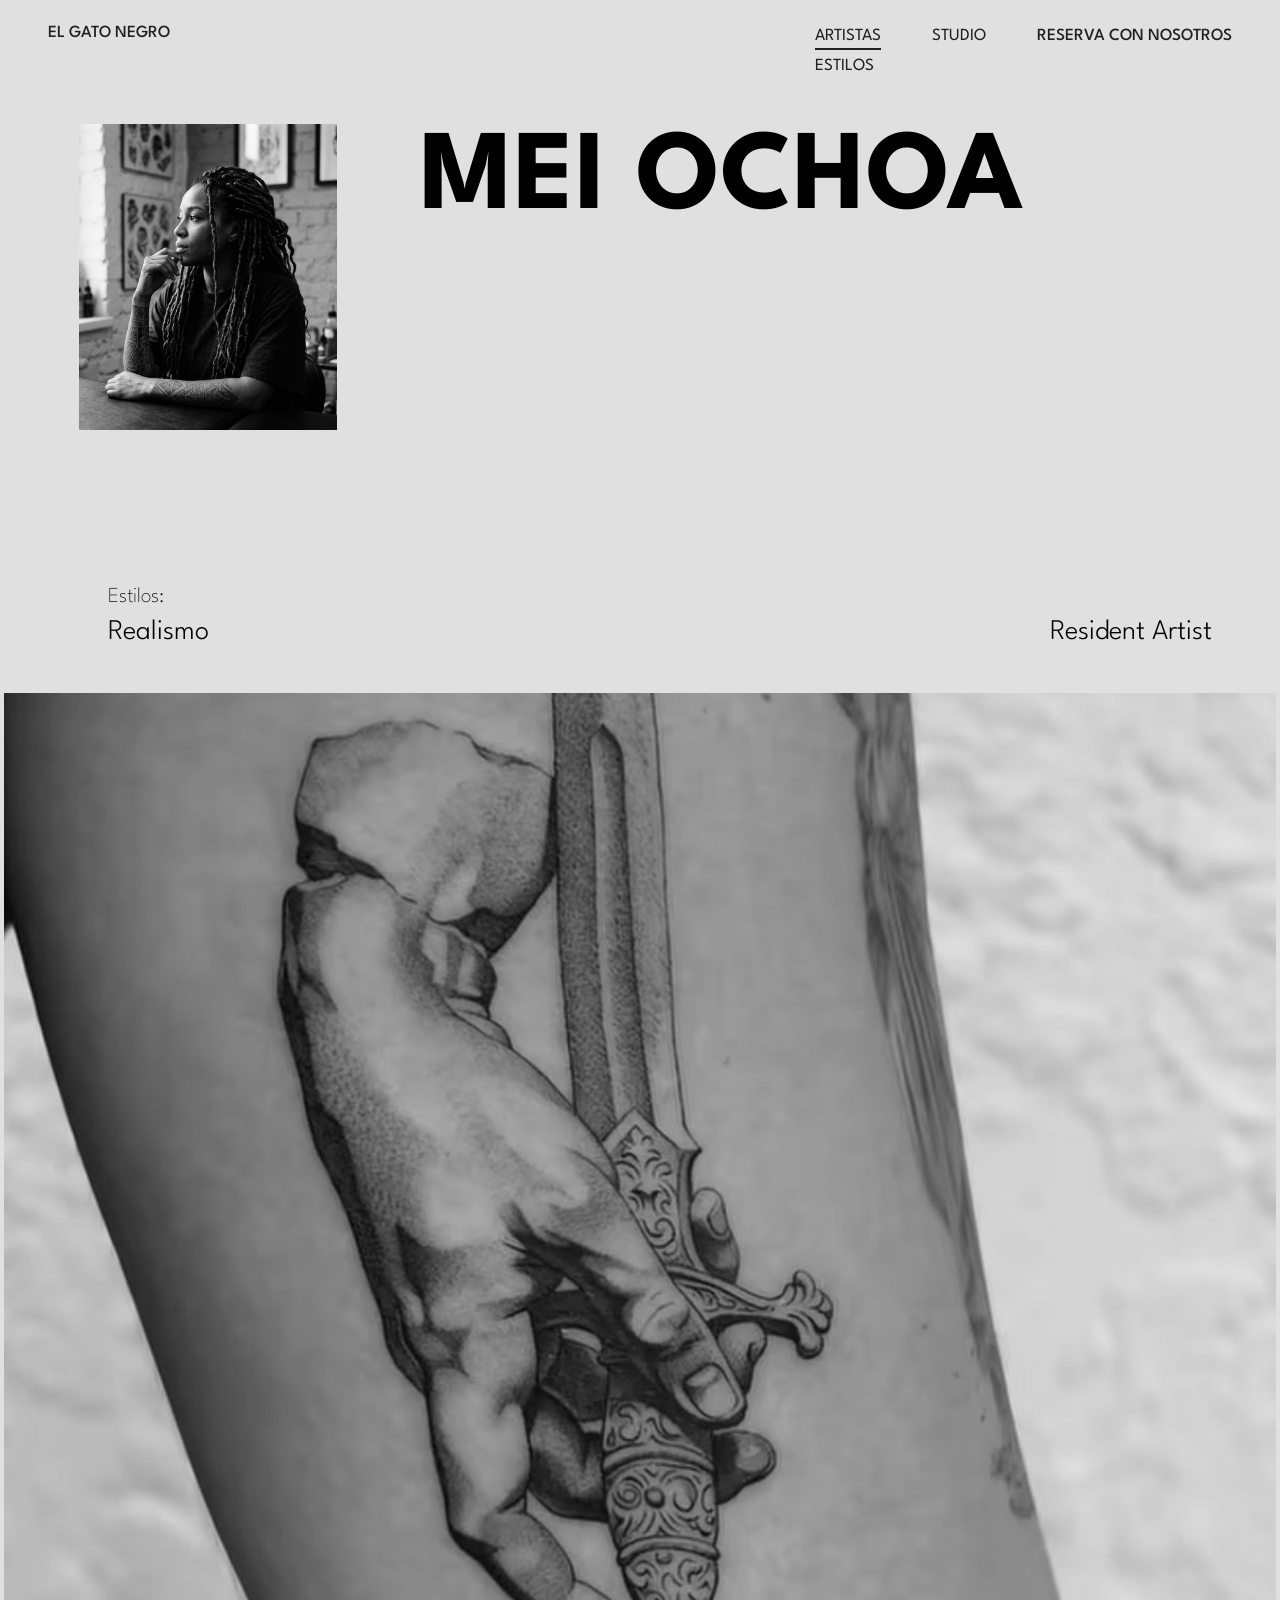
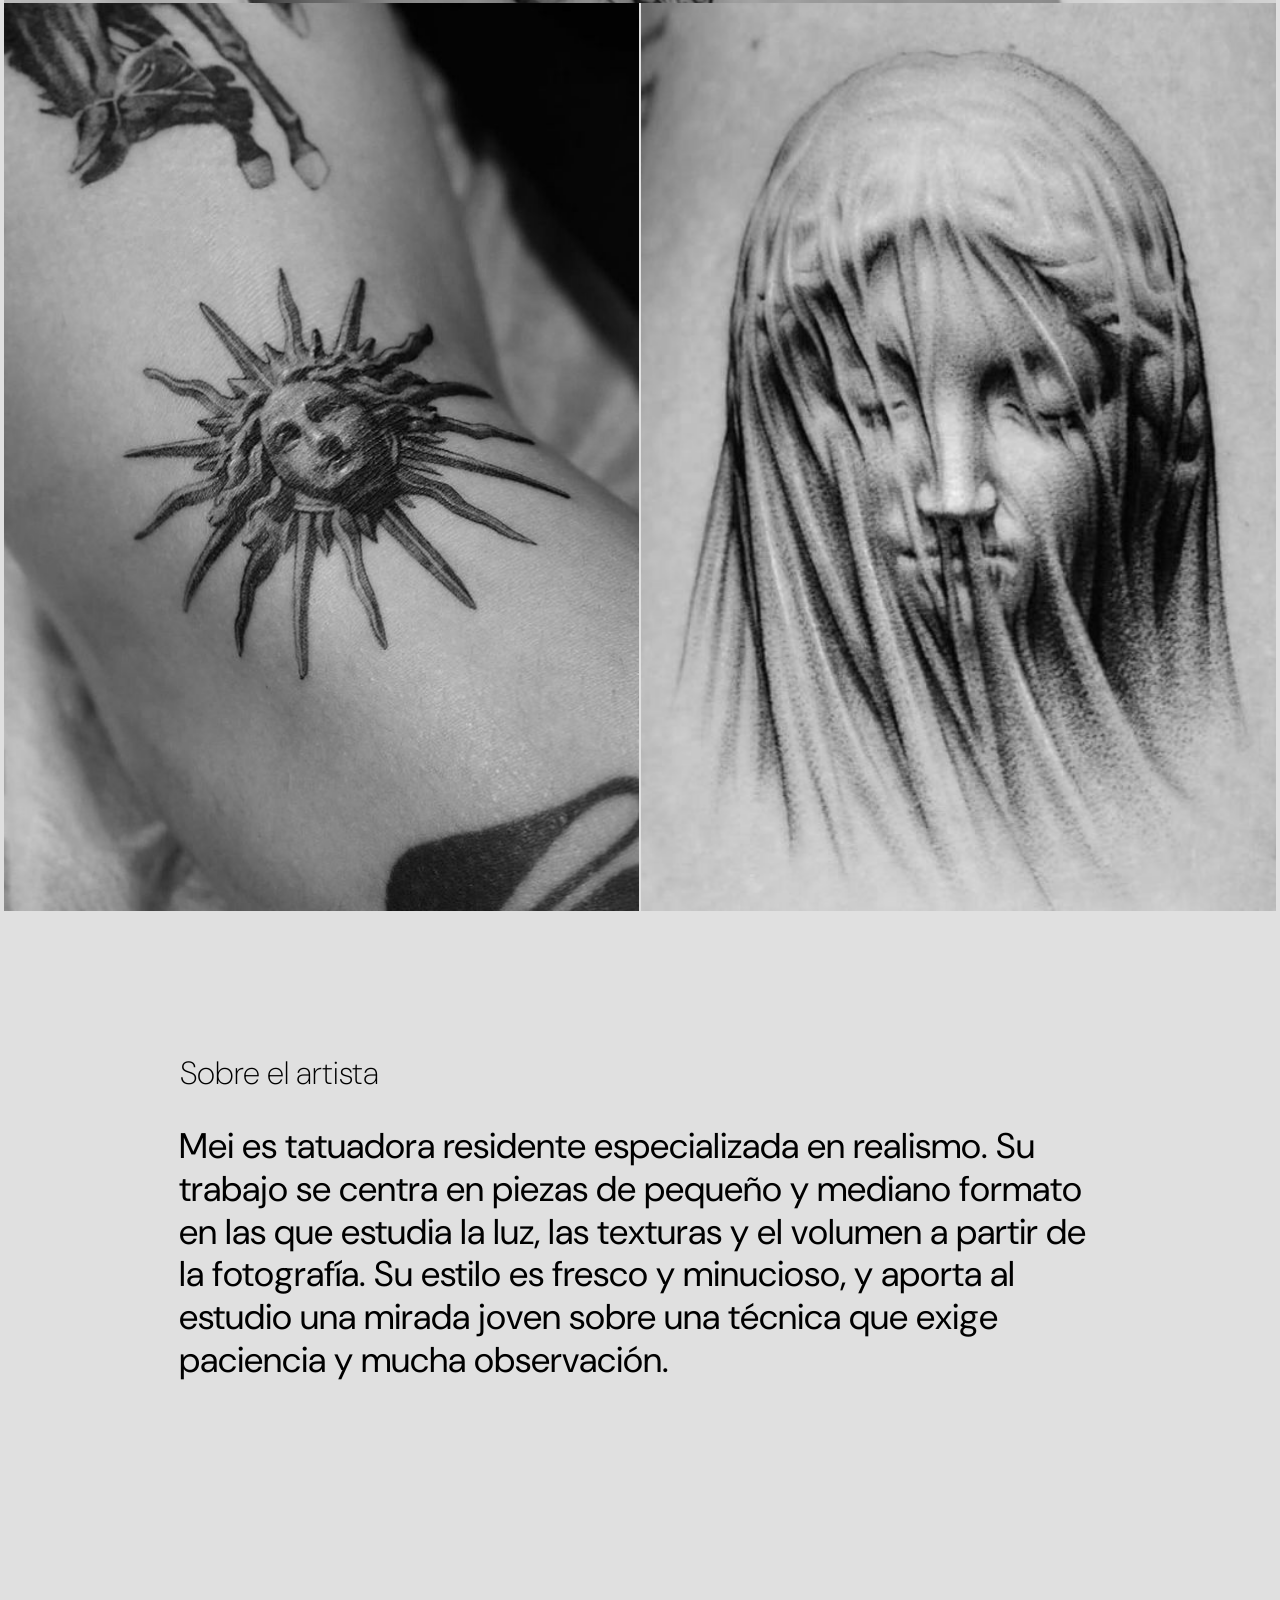
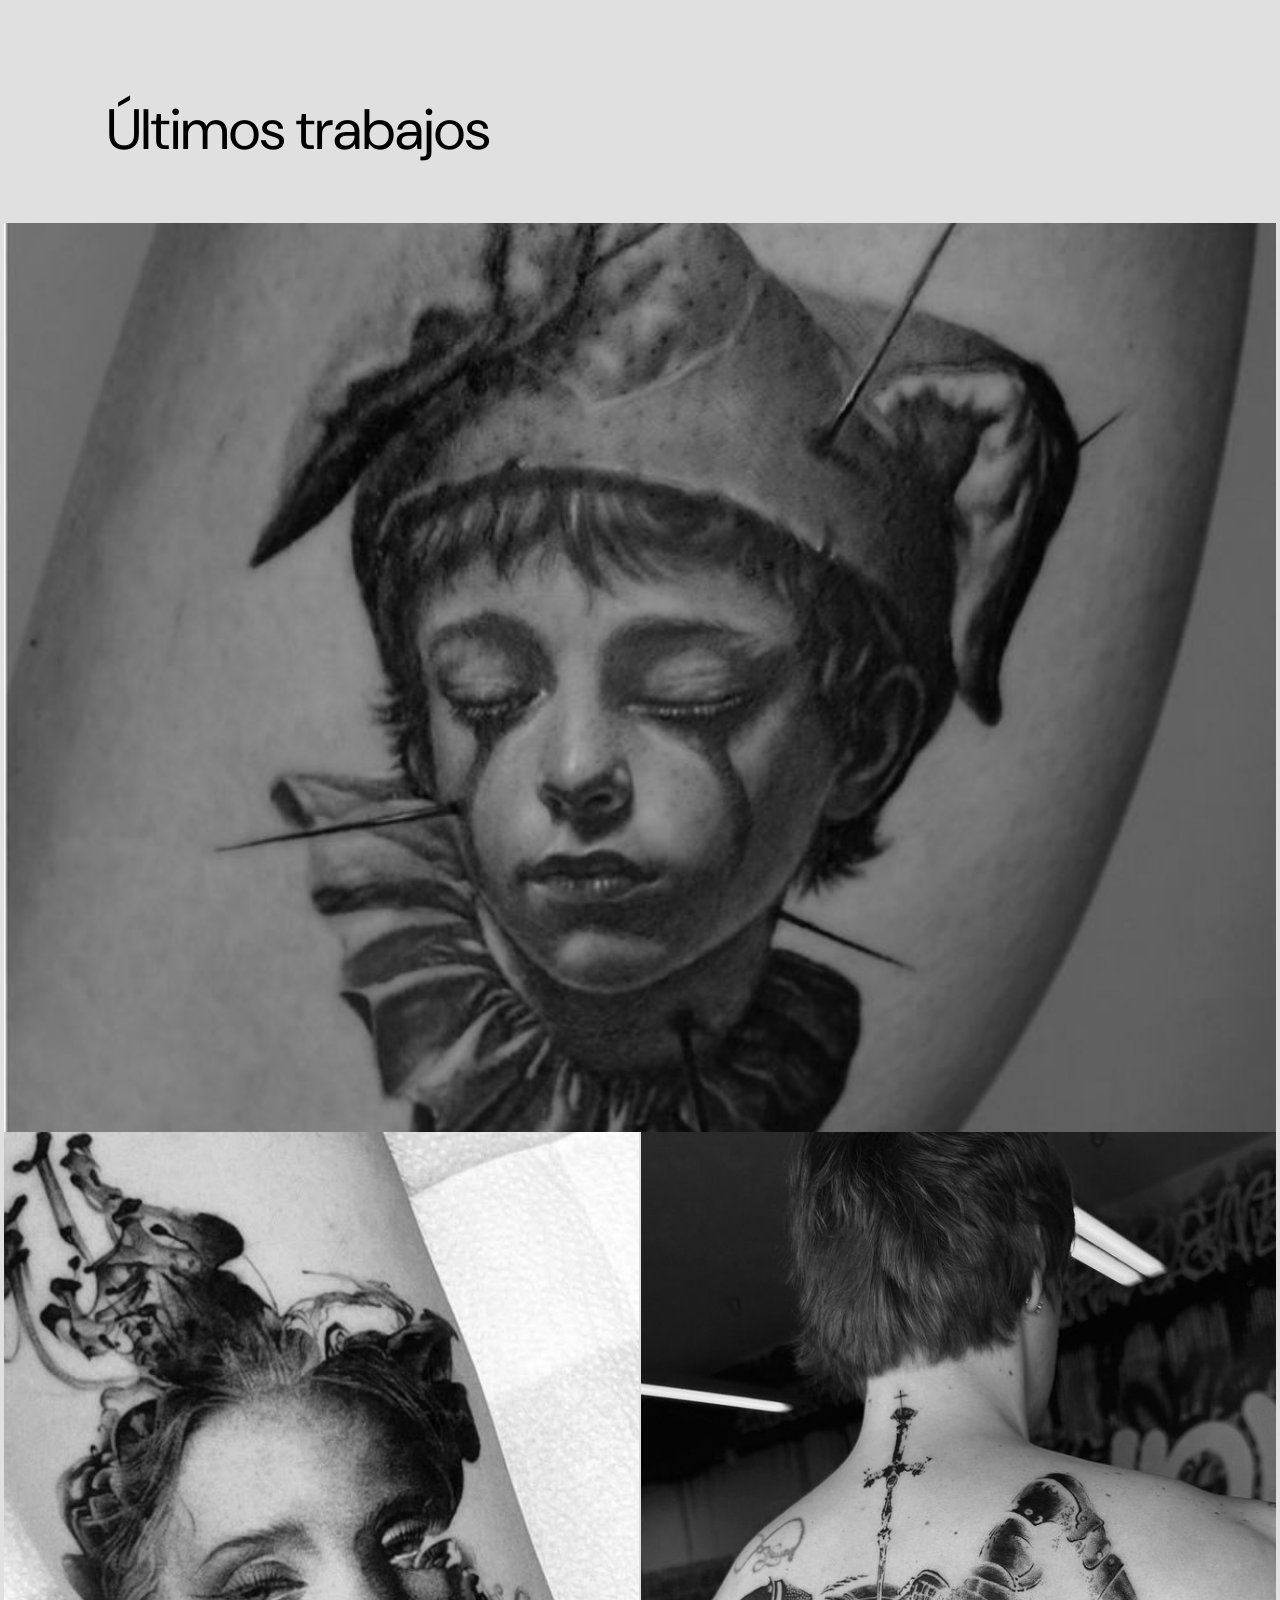
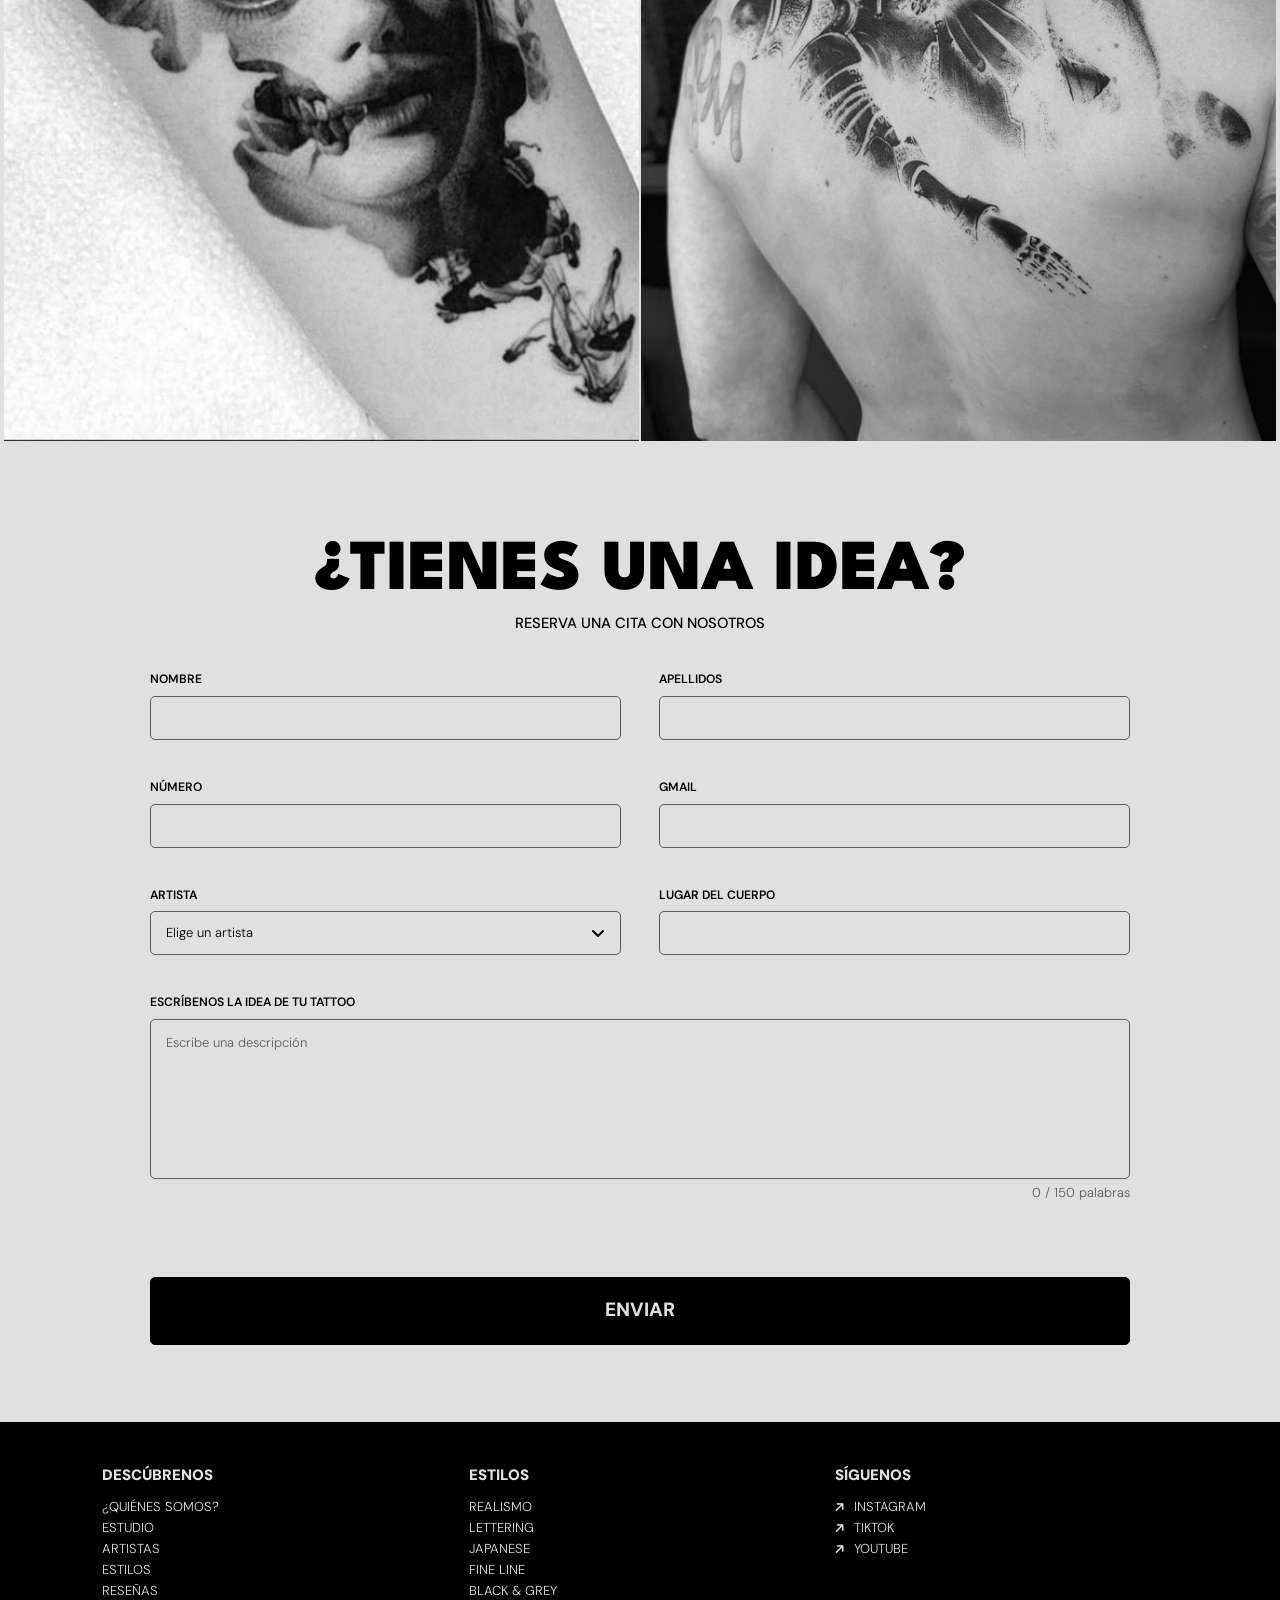
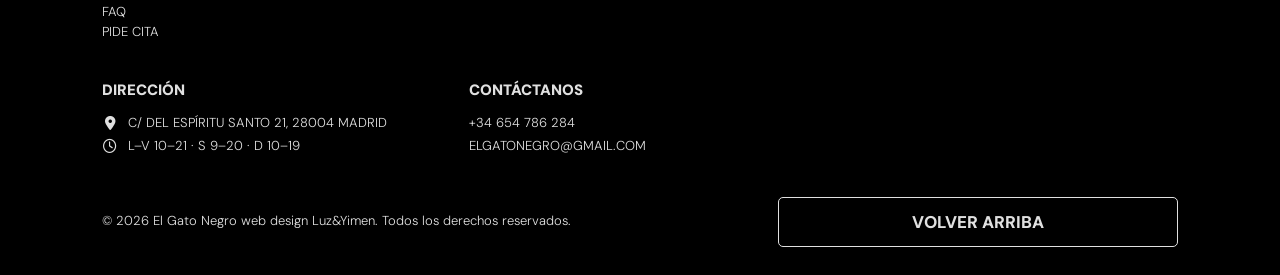
<file: mei.html>
<!doctype html>
<html lang="es">
  <head>
    <meta charset="UTF-8" />
    <meta name="viewport" content="width=device-width, initial-scale=1.0" />
    <meta
      name="description"
      content="Mei Ochoa, Resident Artist de El Gato Negro, estudio de tatuaje en Madrid. Estilos: Realismo."/>
    <title>Mei Ochoa | El Gato Negro</title>
    <link rel="icon" type="image/png" href="IMG/favicon.png" />

    <link rel="preconnect" href="https://fonts.googleapis.com" />
    <link rel="preconnect" href="https://fonts.gstatic.com" crossorigin />
    <link
      href="https://fonts.googleapis.com/css2?family=DM+Sans:opsz,wght@9..40,200;9..40,300;9..40,400;9..40,500;9..40,600;9..40,700;9..40,800;9..40,900&amp;family=League+Spartan:wght@100;300;400;500;900&amp;display=swap"
      rel="stylesheet"/>

    <link
      rel="stylesheet"
      href="https://cdnjs.cloudflare.com/ajax/libs/font-awesome/6.5.2/css/all.min.css"/>

    <link rel="stylesheet" href="css/style.css" />
  </head>

    <!-- nav -->
  <body id="inicio" class="paginaartista">
  
    <header>
      <nav>
        <a class="logo" href="index.html">EL GATO NEGRO</a>

        <button class="hamburguesa" type="button" aria-label="Abrir menú">
          <i class="fa-solid fa-bars"></i>
        </button>

        <ul class="menu">
          <li><a href="index.html#artistas" aria-current="page">ARTISTAS</a></li>
          <li><a href="index.html#estilos">ESTILOS</a></li>
          <li><a href="studio.html">STUDIO</a></li>
          <li><a class="reservar" href="#reserva">RESERVA CON NOSOTROS</a></li>
        </ul>
      </nav>
    </header>

    <main>
      <!-- hero -->
      <section class="ficha">
        <div class="fichacaja">
          <img
            class="fichafoto fotomei"
            src="IMG/Artistas/A6.jpg"
            alt="Mei Ochoa"
            width="1104"
            height="960"
          />
          <h1 class="fichanombre">Mei Ochoa</h1>
          <p class="fichaetiqueta">Estilos:</p>
          <p class="fichaestilos">Realismo</p>
          <p class="ficharol">Resident Artist</p>
        </div>
      </section>

      <!-- trabajos 1 -->
      <section class="obras" aria-label="Trabajos de Mei Ochoa">
        <h2 class="oculto">Trabajos de Mei Ochoa</h2>
        <button class="obra completa" type="button" aria-label="Ver trabajo 1 en grande">
          <img src="IMG/Artistas/mei/1.jpg" alt="Trabajo 1 de Mei Ochoa" loading="lazy" />
        </button>
        <button class="obra mitad" type="button" aria-label="Ver trabajo 2 en grande">
          <img src="IMG/Artistas/mei/2.jpg" alt="Trabajo 2 de Mei Ochoa" loading="lazy" />
        </button>
        <button class="obra mitad" type="button" aria-label="Ver trabajo 3 en grande">
          <img src="IMG/Artistas/mei/3.jpg" alt="Trabajo 3 de Mei Ochoa" loading="lazy" />
        </button>
      </section>

      <!-- sobre el artista -->
      <section class="sobre">
        <h2 class="sobreetiqueta">Sobre el artista</h2>
        <p class="sobretexto">Mei es tatuadora residente especializada en realismo. Su trabajo se centra en piezas de pequeño y mediano formato en las que estudia la luz, las texturas y el volumen a partir de la fotografía. Su estilo es fresco y minucioso, y aporta al estudio una mirada joven sobre una técnica que exige paciencia y mucha observación.</p>
        <p class="sobretitulo" aria-hidden="true">Últimos trabajos</p>
      </section>

      <!-- trabajos 2 -->
      <section class="obras" aria-label="Más trabajos de Mei Ochoa">
        <h2 class="oculto">Últimos trabajos</h2>
        <button class="obra completa" type="button" aria-label="Ver trabajo 4 en grande">
          <img src="IMG/Artistas/mei/4.jpg" alt="Trabajo 4 de Mei Ochoa" loading="lazy" />
        </button>
        <button class="obra mitad" type="button" aria-label="Ver trabajo 5 en grande">
          <img src="IMG/Artistas/mei/5.jpg" alt="Trabajo 5 de Mei Ochoa" loading="lazy" />
        </button>
        <button class="obra mitad" type="button" aria-label="Ver trabajo 6 en grande">
          <img src="IMG/Artistas/mei/6.jpg" alt="Trabajo 6 de Mei Ochoa" loading="lazy" />
        </button>
      </section>

      <!-- cita -->
      <section id="reserva">
        <h2 class="titulo">¿TIENES UNA IDEA?</h2>
        <p class="subtitulo">RESERVA UNA CITA CON NOSOTROS</p>

        <form id="formulario" action="#" method="post" novalidate>
          <div class="campo">
            <label for="nombre">NOMBRE</label>
            <input type="text" id="nombre" name="nombre" />
          </div>
          <div class="campo">
            <label for="apellidos">APELLIDOS</label>
            <input type="text" id="apellidos" name="apellidos" />
          </div>
          <div class="campo">
            <label for="telefono">NÚMERO</label>
            <input type="tel" id="telefono" name="telefono" />
          </div>
          <div class="campo">
            <label for="email">GMAIL</label>
            <input type="email" id="email" name="email" />
          </div>
          <div class="campo">
            <label for="artista">ARTISTA</label>
            <div class="selector">
              <select id="artista" name="artista">
                <option value="">Elige un artista</option>
                <option value="tomas">Tomás Arrieta</option>
                <option value="nora">Nora Valcárcel</option>
                <option value="dario">Darío Mendes</option>
                <option value="hugo">Hugo Sarmiento</option>
                <option value="amara">Amara Ndiaye</option>
                <option value="mei">Mei Ochoa</option>
                <option value="ines">Inés Lorente</option>
                <option value="ernesto">Ernesto Vidal</option>
                <option value="cualquiera">Sin preferencia</option>
              </select>
              <i class="fa-solid fa-angle-down"></i>
            </div>
          </div>
          <div class="campo">
            <label for="zona">LUGAR DEL CUERPO</label>
            <input type="text" id="zona" name="zona" />
          </div>
          <div class="campo completo">
            <label for="idea">ESCRÍBENOS LA IDEA DE TU TATTOO</label>
            <textarea
              id="idea"
              name="idea"
              rows="6"
              placeholder="Escribe una descripción"
            ></textarea>
          </div>

          <p class="mensaje"></p>

          <button class="enviar" type="submit">ENVIAR</button>
        </form>
      </section>
    </main>

    <!-- footer -->
    <footer>
      <div class="columnas">
        <div>
          <h2>DESCÚBRENOS</h2>
          <ul class="enlaces">
            <li><a href="index.html#quienes">¿QUIÉNES SOMOS?</a></li>
            <li><a href="studio.html">ESTUDIO</a></li>
            <li><a href="index.html#artistas">ARTISTAS</a></li>
            <li><a href="index.html#estilos">ESTILOS</a></li>
            <li><a href="index.html#resenas">RESEÑAS</a></li>
            <li><a href="index.html#faq">FAQ</a></li>
            <li><a href="#reserva">PIDE CITA</a></li>
          </ul>
        </div>

        <div>
          <h2>ESTILOS</h2>
          <ul class="enlaces">
            <li><a href="realismo.html">REALISMO</a></li>
            <li><a href="lettering.html">LETTERING</a></li>
            <li><a href="japanese.html">JAPANESE</a></li>
            <li><a href="fine-line.html">FINE LINE</a></li>
            <li><a href="black-grey.html">BLACK &amp; GREY</a></li>
          </ul>
        </div>

        <div>
          <h2>SÍGUENOS</h2>
          <ul class="enlaces redes">
            <li>
              <a
                href="https://www.instagram.com/"
                target="_blank"
                ><i class="fa-solid fa-arrow-right"></i>INSTAGRAM</a
              >
            </li>
            <li>
              <a href="https://www.tiktok.com/" target="_blank"
                ><i class="fa-solid fa-arrow-right"></i>TIKTOK</a
              >
            </li>
            <li>
              <a href="https://www.youtube.com/" target="_blank"
                ><i class="fa-solid fa-arrow-right"></i>YOUTUBE</a
              >
            </li>
          </ul>
        </div>
      </div>

      <div class="columnas">
        <div>
          <h2>DIRECCIÓN</h2>
          <address>
            <p>
              <i class="fa-solid fa-location-dot"></i>
              <a href="https://www.google.com/maps/place/C.+del+Esp%C3%ADritu+Santo,+21,+Centro,+28004+Madrid/@40.4254117,-3.7071054,17z/data=!3m1!4b1!4m6!3m5!1s0xd422862f664e7ad:0xa2b58b1fc3310ff6!8m2!3d40.4254117!4d-3.7045305!16s%2Fg%2F11cnd8j7w0?entry=ttu&g_ep=EgoyMDI2MTEwOC4wIKXMDSoASAFQAw%3D%3D" target="_blank">C/ DEL ESPÍRITU SANTO 21, 28004 MADRID</a>
            </p>
            <p>
              <i class="fa-regular fa-clock"></i>
              L–V 10–21 · S 9–20 · D 10–19
            </p>
          </address>
        </div>

        <div>
          <h2>CONTÁCTANOS</h2>
          <address>
            <p><a href="https://wa.me/34654786284" target="_blank">+34 654 786 284</a></p>
            <p>
              <a href="https://mail.google.com/mail/?view=cm&amp;to=elgatonegro@gmail.com" target="_blank">ELGATONEGRO@GMAIL.COM</a>
            </p>
          </address>
        </div>
      </div>

      <div class="abajo">
        <p>© 2026 El Gato Negro web design Luz&amp;Yimen. Todos los derechos reservados.</p>
        <a class="volver" href="#inicio">VOLVER ARRIBA</a>
      </div>
    </footer>

    <!-- ventana flotante -->
    <div class="ventana" role="dialog" aria-modal="true" aria-label="Trabajo en grande">
      <button class="ventanacerrar" type="button" aria-label="Cerrar"><i class="fa-solid fa-xmark"></i></button>
      <button class="ventanaflecha ventanaantes" type="button" aria-label="Trabajo anterior"><i class="fa-solid fa-arrow-left"></i></button>
      <img src="IMG/Artistas/mei/1.jpg" alt="" />
      <button class="ventanaflecha ventanadespues" type="button" aria-label="Trabajo siguiente"><i class="fa-solid fa-arrow-right"></i></button>
      <p class="ventanacontador"></p>
    </div>

    <script src="https://cdnjs.cloudflare.com/ajax/libs/jquery/3.7.1/jquery.min.js"></script>
    <script src="js/script.js"></script>
    <script src="js/artista.js"></script>
  </body>
</html>
</file>
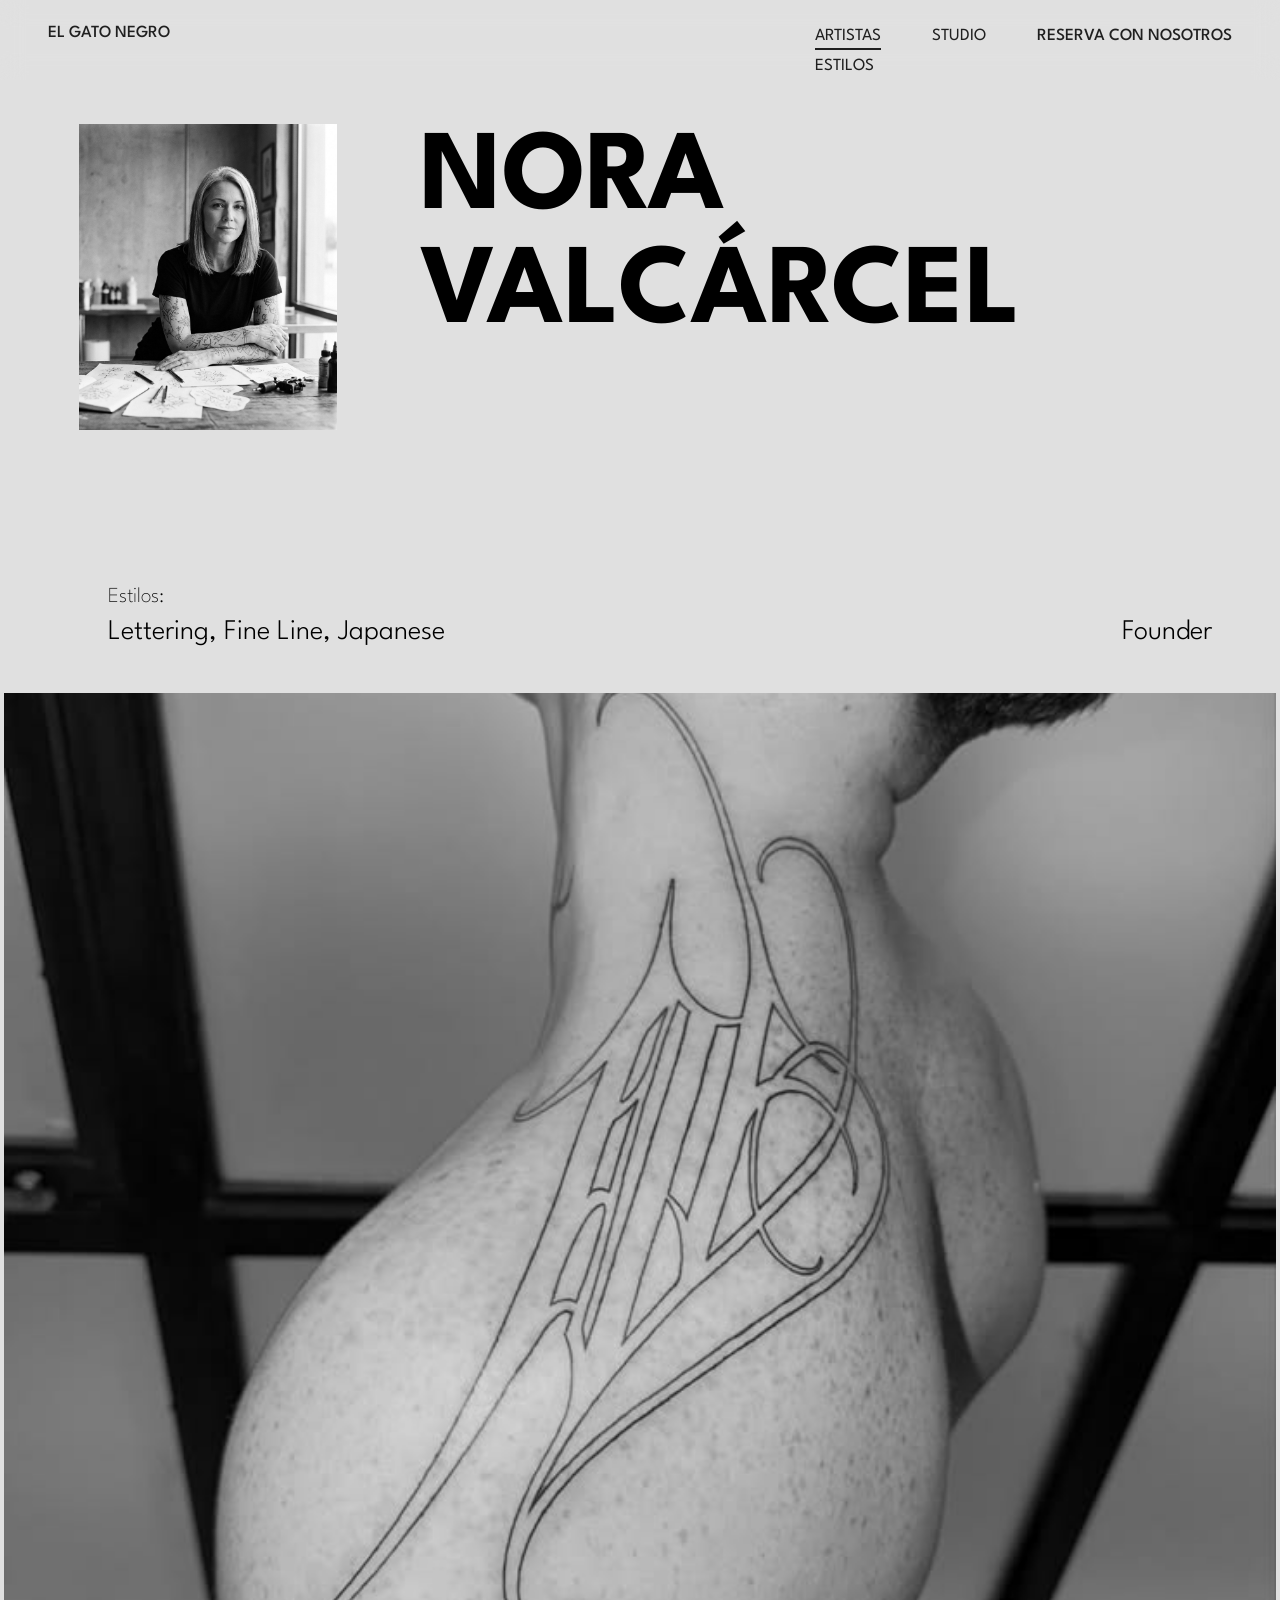
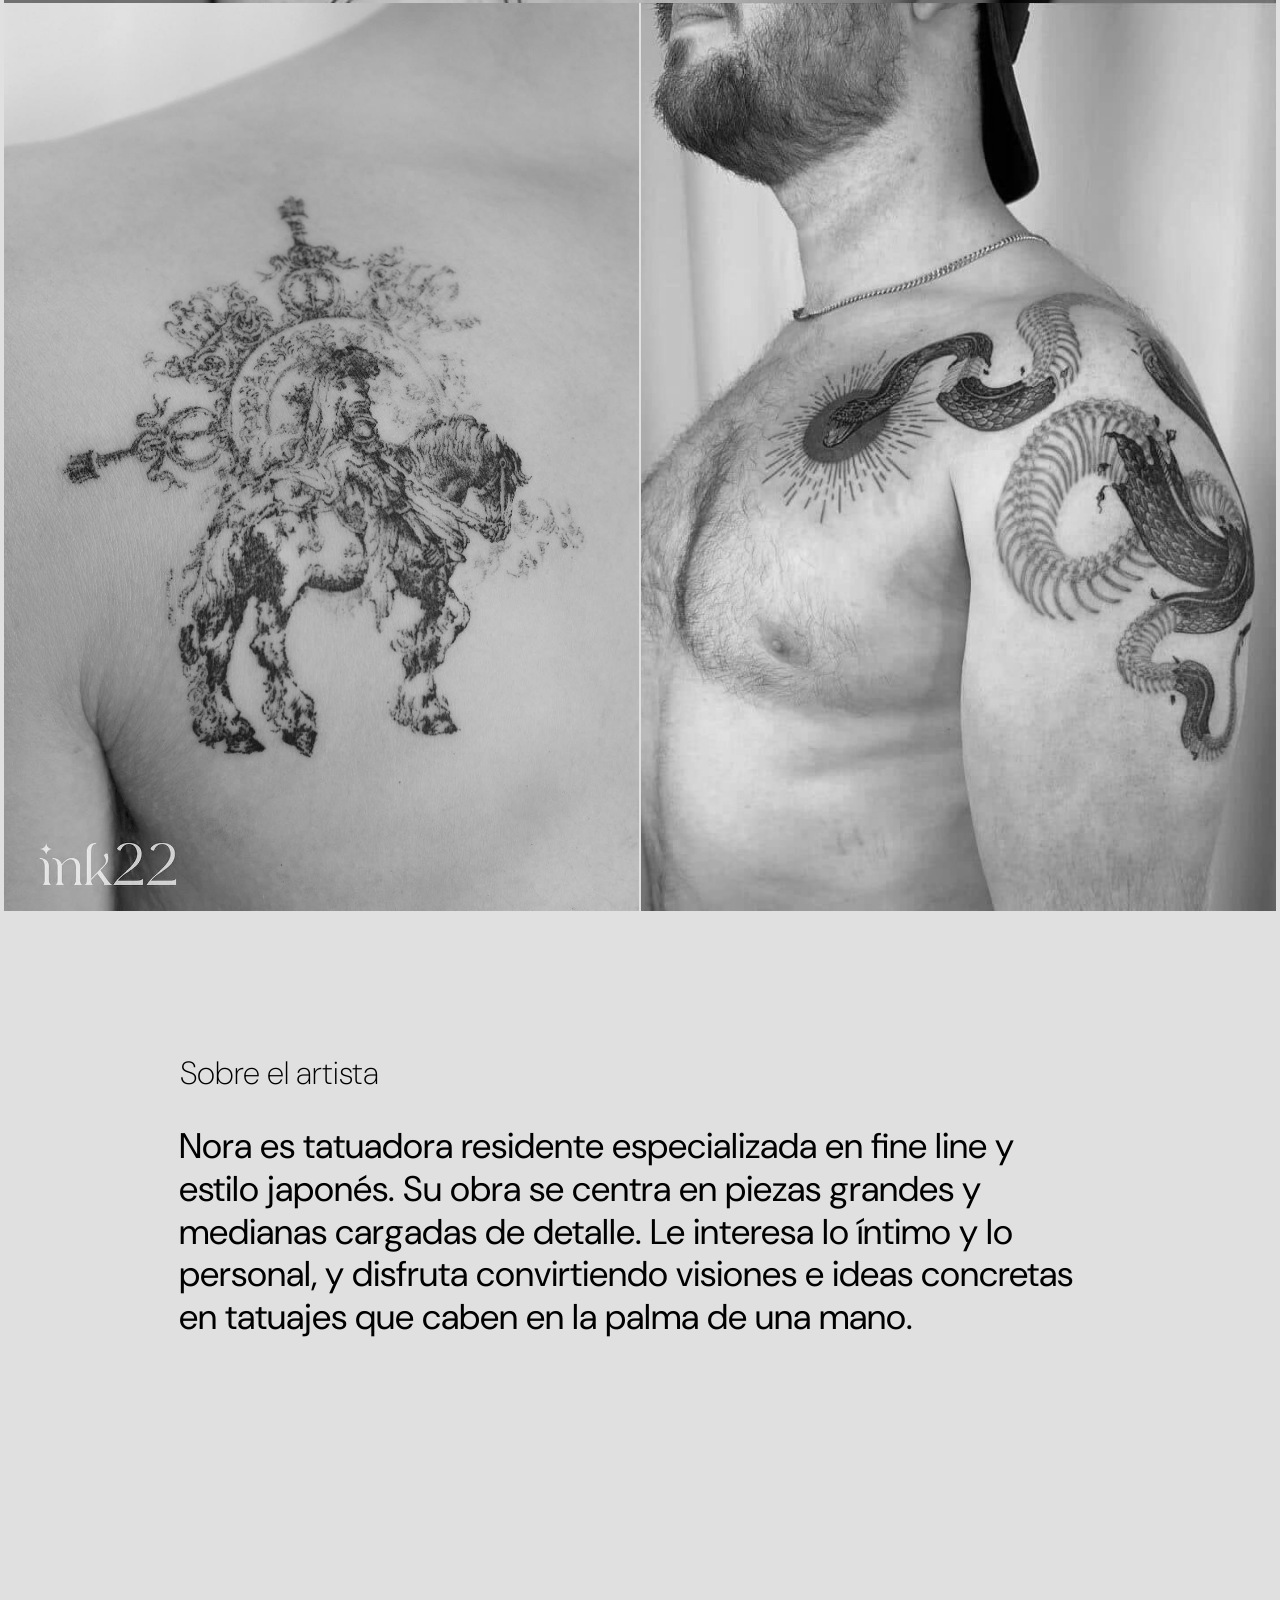
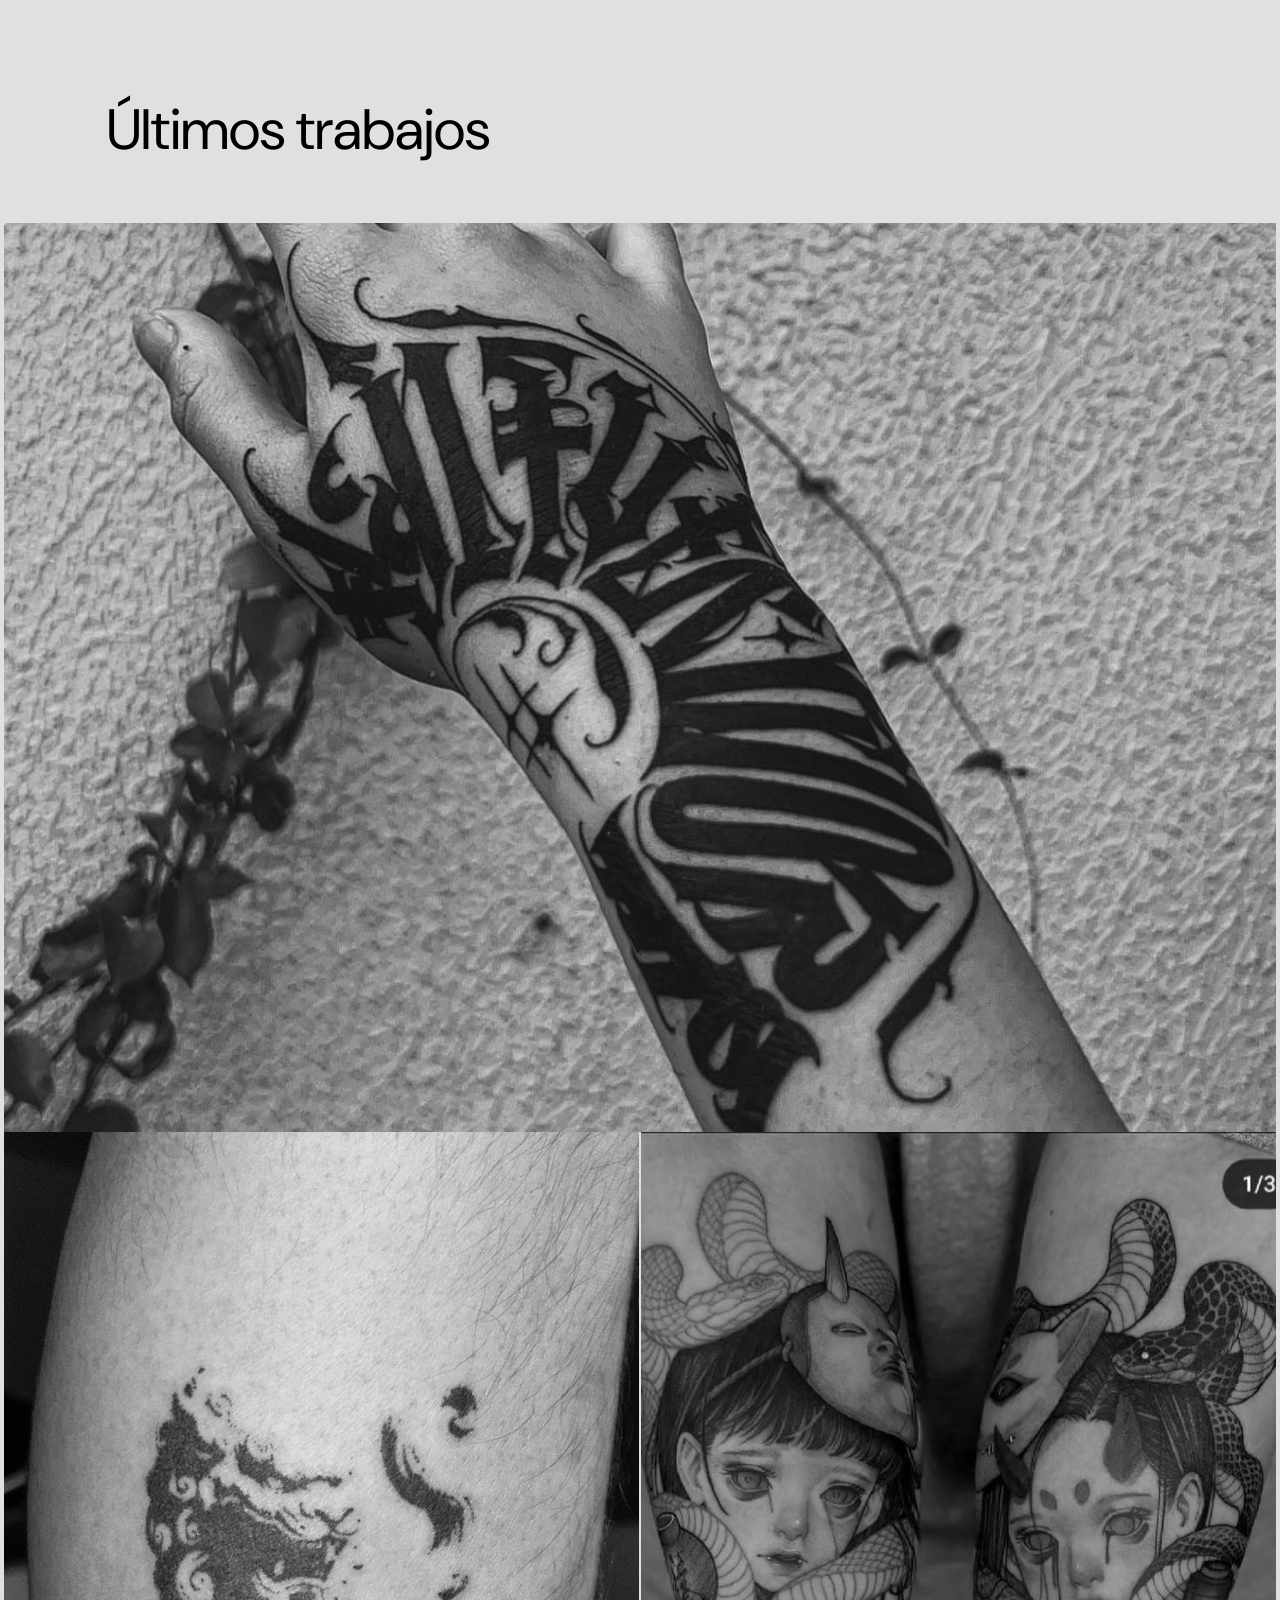
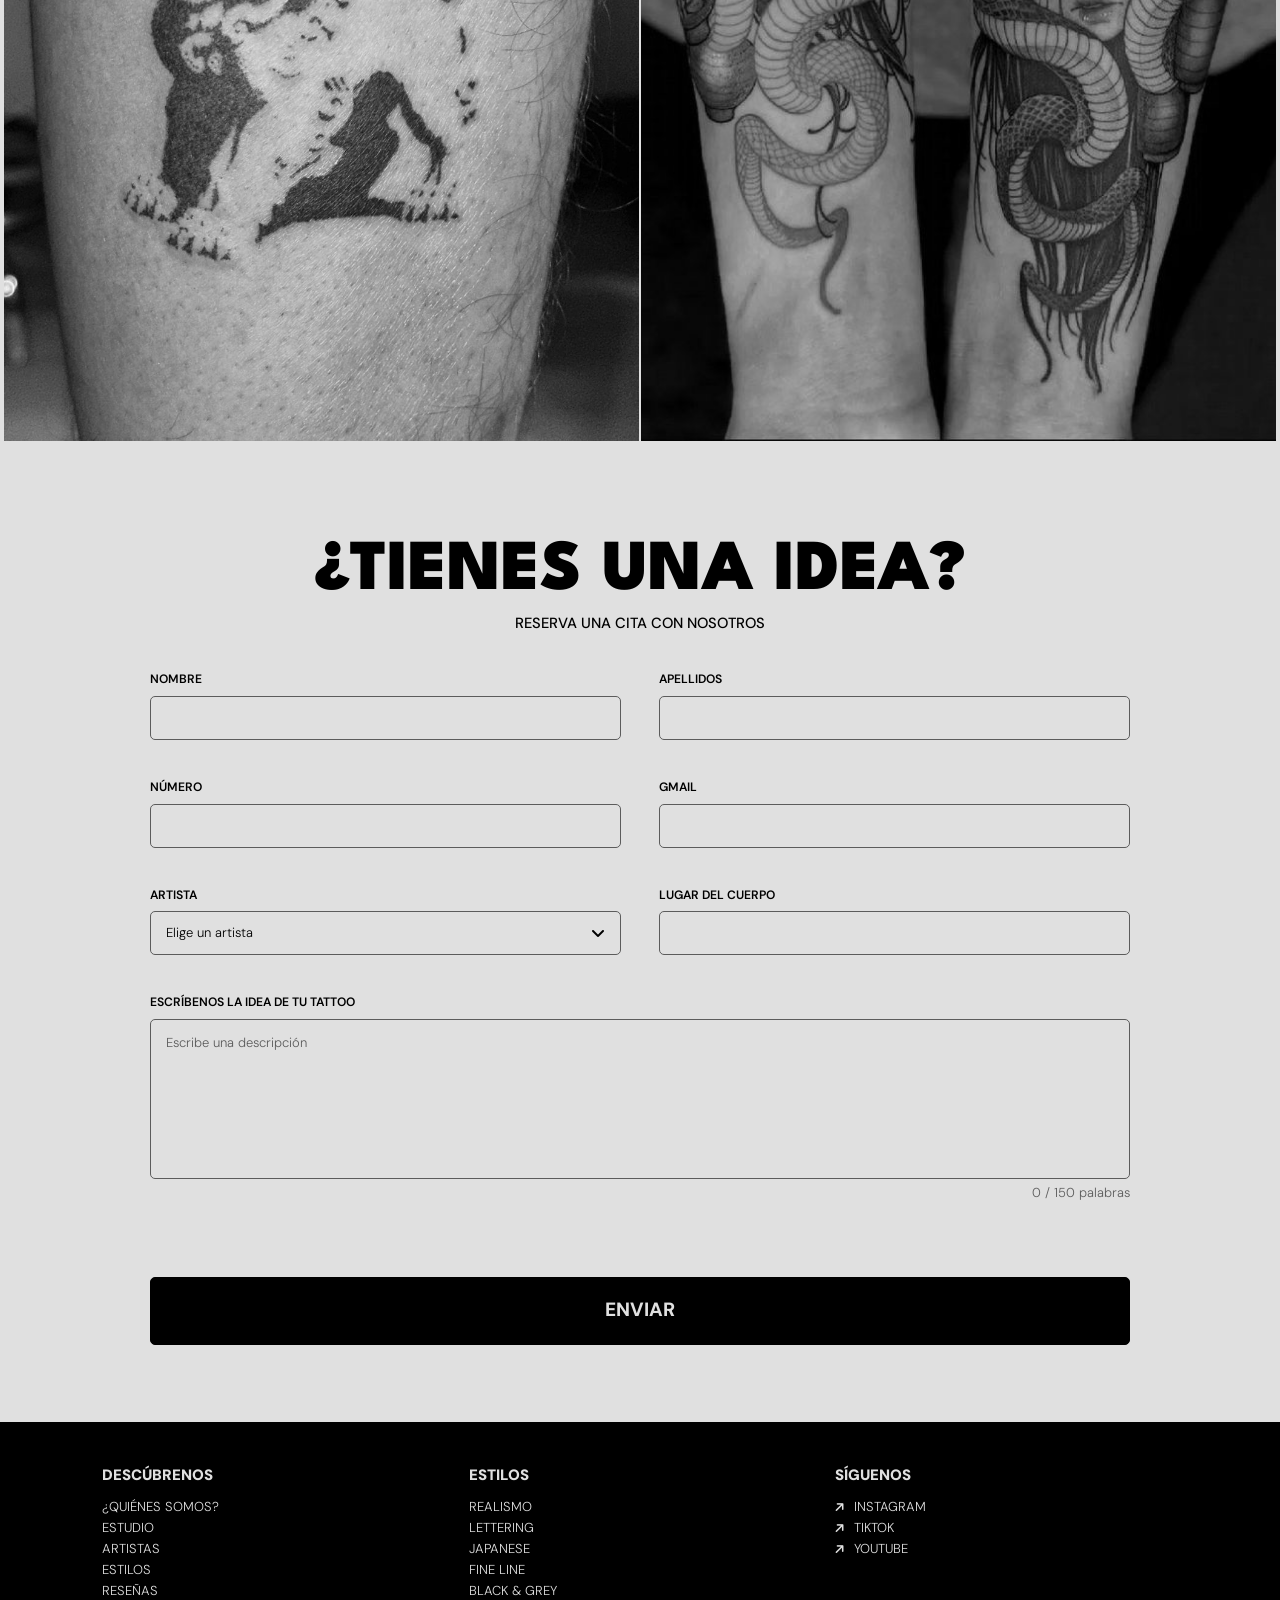
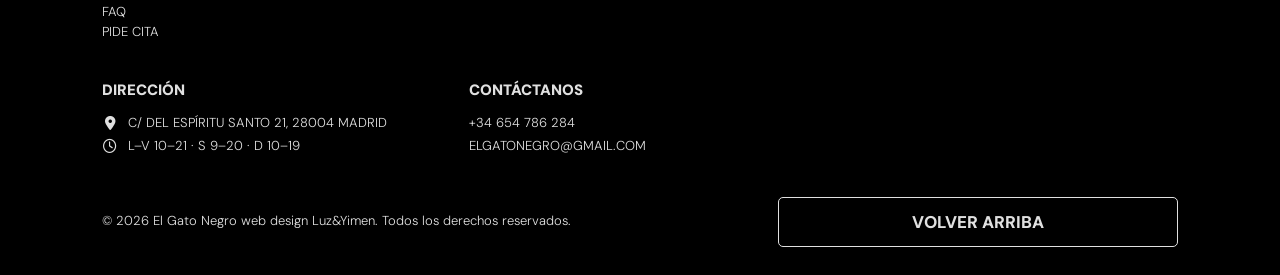
<file: nora.html>
<!doctype html>
<html lang="es">
  <head>
    <meta charset="UTF-8" />
    <meta name="viewport" content="width=device-width, initial-scale=1.0" />
    <meta
      name="description"
      content="Nora Valcárcel, Founder de El Gato Negro, estudio de tatuaje en Madrid. Estilos: Lettering, Fine Line, Japanese."/>
    <title>Nora Valcárcel | El Gato Negro</title>
    <link rel="icon" type="image/png" href="IMG/favicon.png" />

    <link rel="preconnect" href="https://fonts.googleapis.com" />
    <link rel="preconnect" href="https://fonts.gstatic.com" crossorigin />
    <link
      href="https://fonts.googleapis.com/css2?family=DM+Sans:opsz,wght@9..40,200;9..40,300;9..40,400;9..40,500;9..40,600;9..40,700;9..40,800;9..40,900&amp;family=League+Spartan:wght@100;300;400;500;900&amp;display=swap"
      rel="stylesheet"/>

    <link
      rel="stylesheet"
      href="https://cdnjs.cloudflare.com/ajax/libs/font-awesome/6.5.2/css/all.min.css"/>

    <link rel="stylesheet" href="css/style.css" />
  </head>

   <!-- nav -->
  <body id="inicio" class="paginaartista">
   
    <header>
      <nav>
        <a class="logo" href="index.html">EL GATO NEGRO</a>

        <button class="hamburguesa" type="button" aria-label="Abrir menú">
          <i class="fa-solid fa-bars"></i>
        </button>

        <ul class="menu">
          <li><a href="index.html#artistas" aria-current="page">ARTISTAS</a></li>
          <li><a href="index.html#estilos">ESTILOS</a></li>
          <li><a href="studio.html">STUDIO</a></li>
          <li><a class="reservar" href="#reserva">RESERVA CON NOSOTROS</a></li>
        </ul>
      </nav>
    </header>

    <main>
      <!-- hero -->
      <section class="ficha">
        <div class="fichacaja">
          <img
            class="fichafoto fotonora"
            src="IMG/Artistas/A2.jpg"
            alt="Nora Valcárcel"
            width="1104"
            height="960"
          />
          <h1 class="fichanombre">Nora Valcárcel</h1>
          <p class="fichaetiqueta">Estilos:</p>
          <p class="fichaestilos">Lettering, Fine Line, Japanese</p>
          <p class="ficharol">Founder</p>
        </div>
      </section>

      <!-- trabajos 1 -->
      <section class="obras" aria-label="Trabajos de Nora Valcárcel">
        <h2 class="oculto">Trabajos de Nora Valcárcel</h2>
        <button class="obra completa" type="button" aria-label="Ver trabajo 1 en grande">
          <img src="IMG/Artistas/nora/1.jpg" alt="Trabajo 1 de Nora Valcárcel" loading="lazy" />
        </button>
        <button class="obra mitad" type="button" aria-label="Ver trabajo 2 en grande">
          <img src="IMG/Artistas/nora/2.jpg" alt="Trabajo 2 de Nora Valcárcel" loading="lazy" />
        </button>
        <button class="obra mitad" type="button" aria-label="Ver trabajo 3 en grande">
          <img src="IMG/Artistas/nora/3.jpg" alt="Trabajo 3 de Nora Valcárcel" loading="lazy" />
        </button>
      </section>

      <!-- sobre el artista -->
      <section class="sobre">
        <h2 class="sobreetiqueta">Sobre el artista</h2>
        <p class="sobretexto">Nora es tatuadora residente especializada en fine line y estilo japonés. Su obra se centra en piezas grandes y medianas cargadas de detalle. Le interesa lo íntimo y lo personal, y disfruta convirtiendo visiones e ideas concretas en tatuajes que caben en la palma de una mano.</p>
        <p class="sobretitulo" aria-hidden="true">Últimos trabajos</p>
      </section>

      <!-- trabajos 2 -->
      <section class="obras" aria-label="Más trabajos de Nora Valcárcel">
        <h2 class="oculto">Últimos trabajos</h2>
        <button class="obra completa" type="button" aria-label="Ver trabajo 4 en grande">
          <img src="IMG/Artistas/nora/4.jpg" alt="Trabajo 4 de Nora Valcárcel" loading="lazy" />
        </button>
        <button class="obra mitad" type="button" aria-label="Ver trabajo 5 en grande">
          <img src="IMG/Artistas/nora/5.jpg" alt="Trabajo 5 de Nora Valcárcel" loading="lazy" />
        </button>
        <button class="obra mitad" type="button" aria-label="Ver trabajo 6 en grande">
          <img src="IMG/Artistas/nora/6.jpg" alt="Trabajo 6 de Nora Valcárcel" loading="lazy" />
        </button>
      </section>

      <!-- cita -->
      <section id="reserva">
        <h2 class="titulo">¿TIENES UNA IDEA?</h2>
        <p class="subtitulo">RESERVA UNA CITA CON NOSOTROS</p>

        <form id="formulario" action="#" method="post" novalidate>
          <div class="campo">
            <label for="nombre">NOMBRE</label>
            <input type="text" id="nombre" name="nombre" />
          </div>
          <div class="campo">
            <label for="apellidos">APELLIDOS</label>
            <input type="text" id="apellidos" name="apellidos" />
          </div>
          <div class="campo">
            <label for="telefono">NÚMERO</label>
            <input type="tel" id="telefono" name="telefono" />
          </div>
          <div class="campo">
            <label for="email">GMAIL</label>
            <input type="email" id="email" name="email" />
          </div>
          <div class="campo">
            <label for="artista">ARTISTA</label>
            <div class="selector">
              <select id="artista" name="artista">
                <option value="">Elige un artista</option>
                <option value="tomas">Tomás Arrieta</option>
                <option value="nora">Nora Valcárcel</option>
                <option value="dario">Darío Mendes</option>
                <option value="hugo">Hugo Sarmiento</option>
                <option value="amara">Amara Ndiaye</option>
                <option value="mei">Mei Ochoa</option>
                <option value="ines">Inés Lorente</option>
                <option value="ernesto">Ernesto Vidal</option>
                <option value="cualquiera">Sin preferencia</option>
              </select>
              <i class="fa-solid fa-angle-down"></i>
            </div>
          </div>
          <div class="campo">
            <label for="zona">LUGAR DEL CUERPO</label>
            <input type="text" id="zona" name="zona" />
          </div>
          <div class="campo completo">
            <label for="idea">ESCRÍBENOS LA IDEA DE TU TATTOO</label>
            <textarea
              id="idea"
              name="idea"
              rows="6"
              placeholder="Escribe una descripción"
            ></textarea>
          </div>

          <p class="mensaje"></p>

          <button class="enviar" type="submit">ENVIAR</button>
        </form>
      </section>
    </main>

    <!-- footer -->
    <footer>
      <div class="columnas">
        <div>
          <h2>DESCÚBRENOS</h2>
          <ul class="enlaces">
            <li><a href="index.html#quienes">¿QUIÉNES SOMOS?</a></li>
            <li><a href="studio.html">ESTUDIO</a></li>
            <li><a href="index.html#artistas">ARTISTAS</a></li>
            <li><a href="index.html#estilos">ESTILOS</a></li>
            <li><a href="index.html#resenas">RESEÑAS</a></li>
            <li><a href="index.html#faq">FAQ</a></li>
            <li><a href="#reserva">PIDE CITA</a></li>
          </ul>
        </div>

        <div>
          <h2>ESTILOS</h2>
          <ul class="enlaces">
            <li><a href="realismo.html">REALISMO</a></li>
            <li><a href="lettering.html">LETTERING</a></li>
            <li><a href="japanese.html">JAPANESE</a></li>
            <li><a href="fine-line.html">FINE LINE</a></li>
            <li><a href="black-grey.html">BLACK &amp; GREY</a></li>
          </ul>
        </div>

        <div>
          <h2>SÍGUENOS</h2>
          <ul class="enlaces redes">
            <li>
              <a
                href="https://www.instagram.com/"
                target="_blank"
                ><i class="fa-solid fa-arrow-right"></i>INSTAGRAM</a
              >
            </li>
            <li>
              <a href="https://www.tiktok.com/" target="_blank"
                ><i class="fa-solid fa-arrow-right"></i>TIKTOK</a
              >
            </li>
            <li>
              <a href="https://www.youtube.com/" target="_blank"
                ><i class="fa-solid fa-arrow-right"></i>YOUTUBE</a
              >
            </li>
          </ul>
        </div>
      </div>

      <div class="columnas">
        <div>
          <h2>DIRECCIÓN</h2>
          <address>
            <p>
              <i class="fa-solid fa-location-dot"></i>
              <a href="https://www.google.com/maps/place/C.+del+Esp%C3%ADritu+Santo,+21,+Centro,+28004+Madrid/@40.4254117,-3.7071054,17z/data=!3m1!4b1!4m6!3m5!1s0xd422862f664e7ad:0xa2b58b1fc3310ff6!8m2!3d40.4254117!4d-3.7045305!16s%2Fg%2F11cnd8j7w0?entry=ttu&g_ep=EgoyMDI2MTEwOC4wIKXMDSoASAFQAw%3D%3D" target="_blank">C/ DEL ESPÍRITU SANTO 21, 28004 MADRID</a>
            </p>
            <p>
              <i class="fa-regular fa-clock"></i>
              L–V 10–21 · S 9–20 · D 10–19
            </p>
          </address>
        </div>

        <div>
          <h2>CONTÁCTANOS</h2>
          <address>
            <p><a href="https://wa.me/34654786284" target="_blank">+34 654 786 284</a></p>
            <p>
              <a href="https://mail.google.com/mail/?view=cm&amp;to=elgatonegro@gmail.com" target="_blank">ELGATONEGRO@GMAIL.COM</a>
            </p>
          </address>
        </div>
      </div>

      <div class="abajo">
        <p>© 2026 El Gato Negro web design Luz&amp;Yimen. Todos los derechos reservados.</p>
        <a class="volver" href="#inicio">VOLVER ARRIBA</a>
      </div>
    </footer>

    <!-- ventana flotante -->
    <div class="ventana" role="dialog" aria-modal="true" aria-label="Trabajo en grande">
      <button class="ventanacerrar" type="button" aria-label="Cerrar"><i class="fa-solid fa-xmark"></i></button>
      <button class="ventanaflecha ventanaantes" type="button" aria-label="Trabajo anterior"><i class="fa-solid fa-arrow-left"></i></button>
      <img src="IMG/Artistas/nora/1.jpg" alt="" />
      <button class="ventanaflecha ventanadespues" type="button" aria-label="Trabajo siguiente"><i class="fa-solid fa-arrow-right"></i></button>
      <p class="ventanacontador"></p>
    </div>

    <script src="https://cdnjs.cloudflare.com/ajax/libs/jquery/3.7.1/jquery.min.js"></script>
    <script src="js/script.js"></script>
    <script src="js/artista.js"></script>
  </body>
</html>
</file>
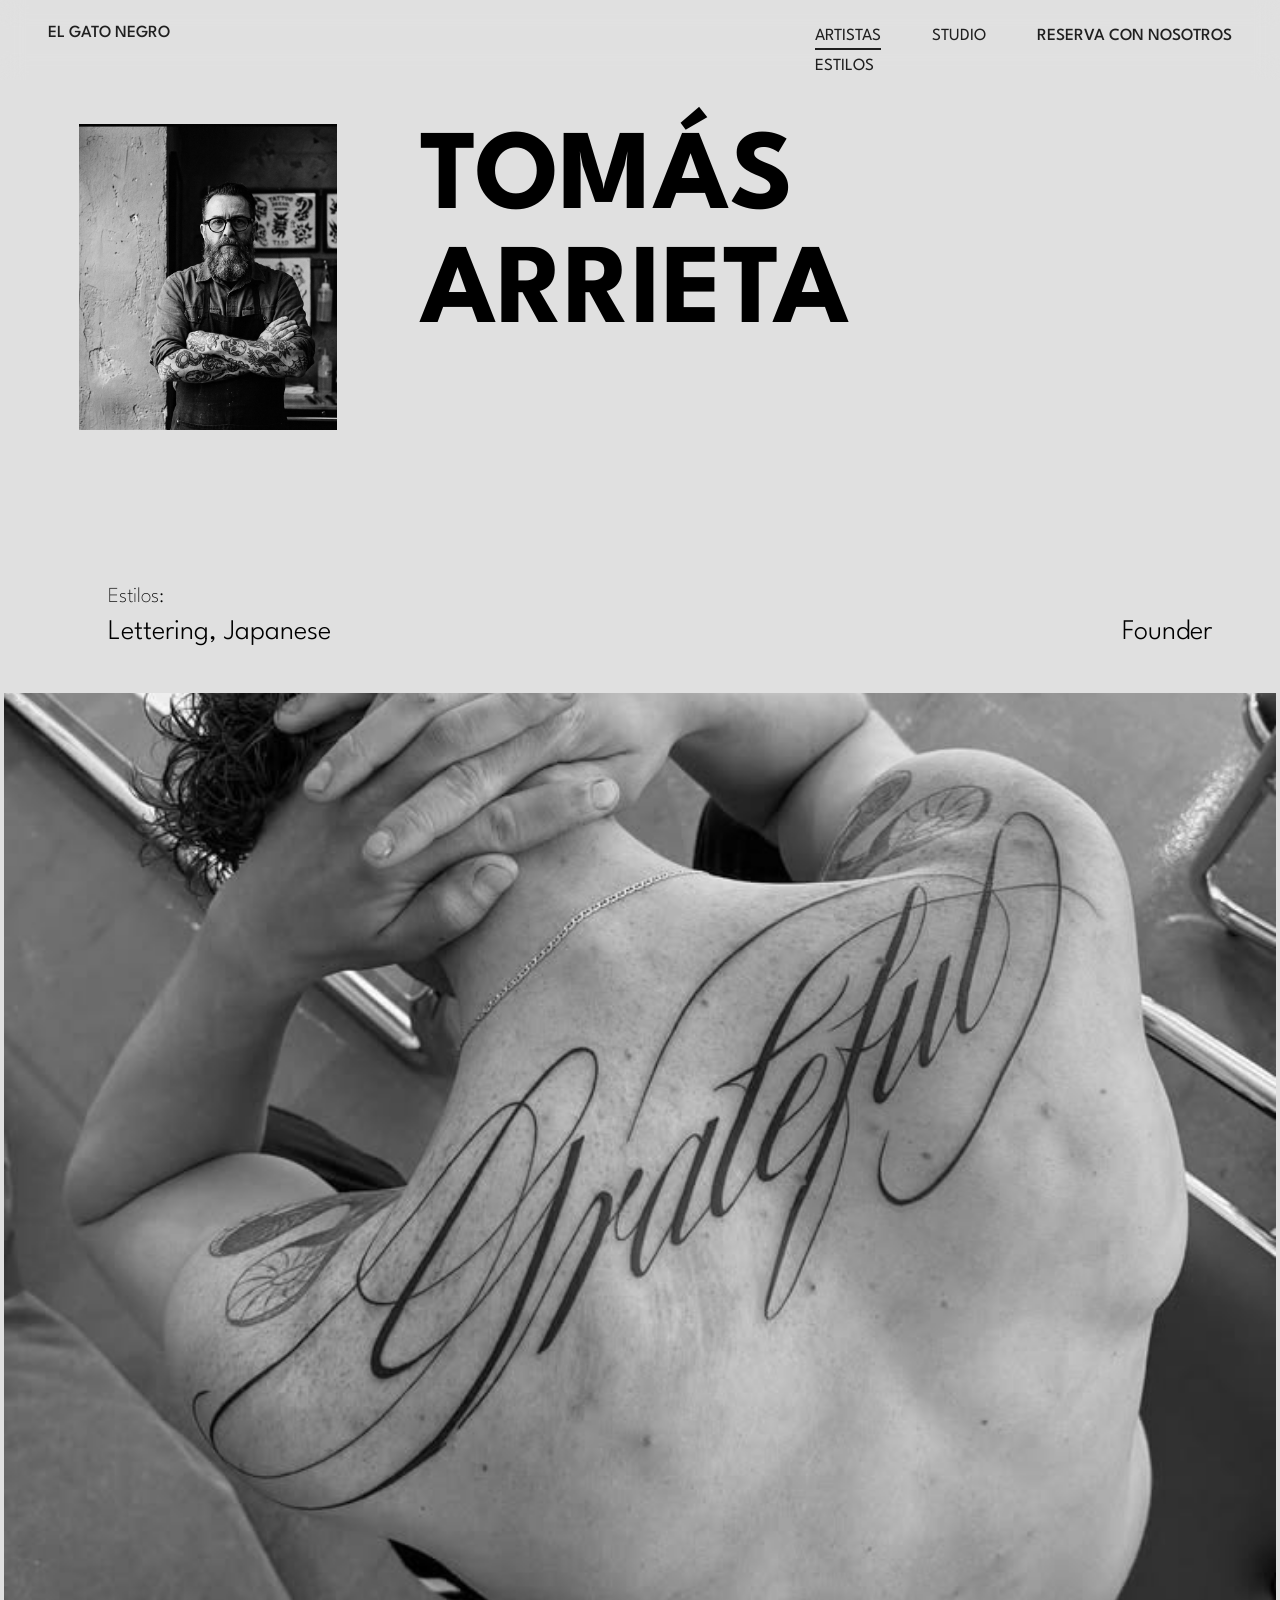
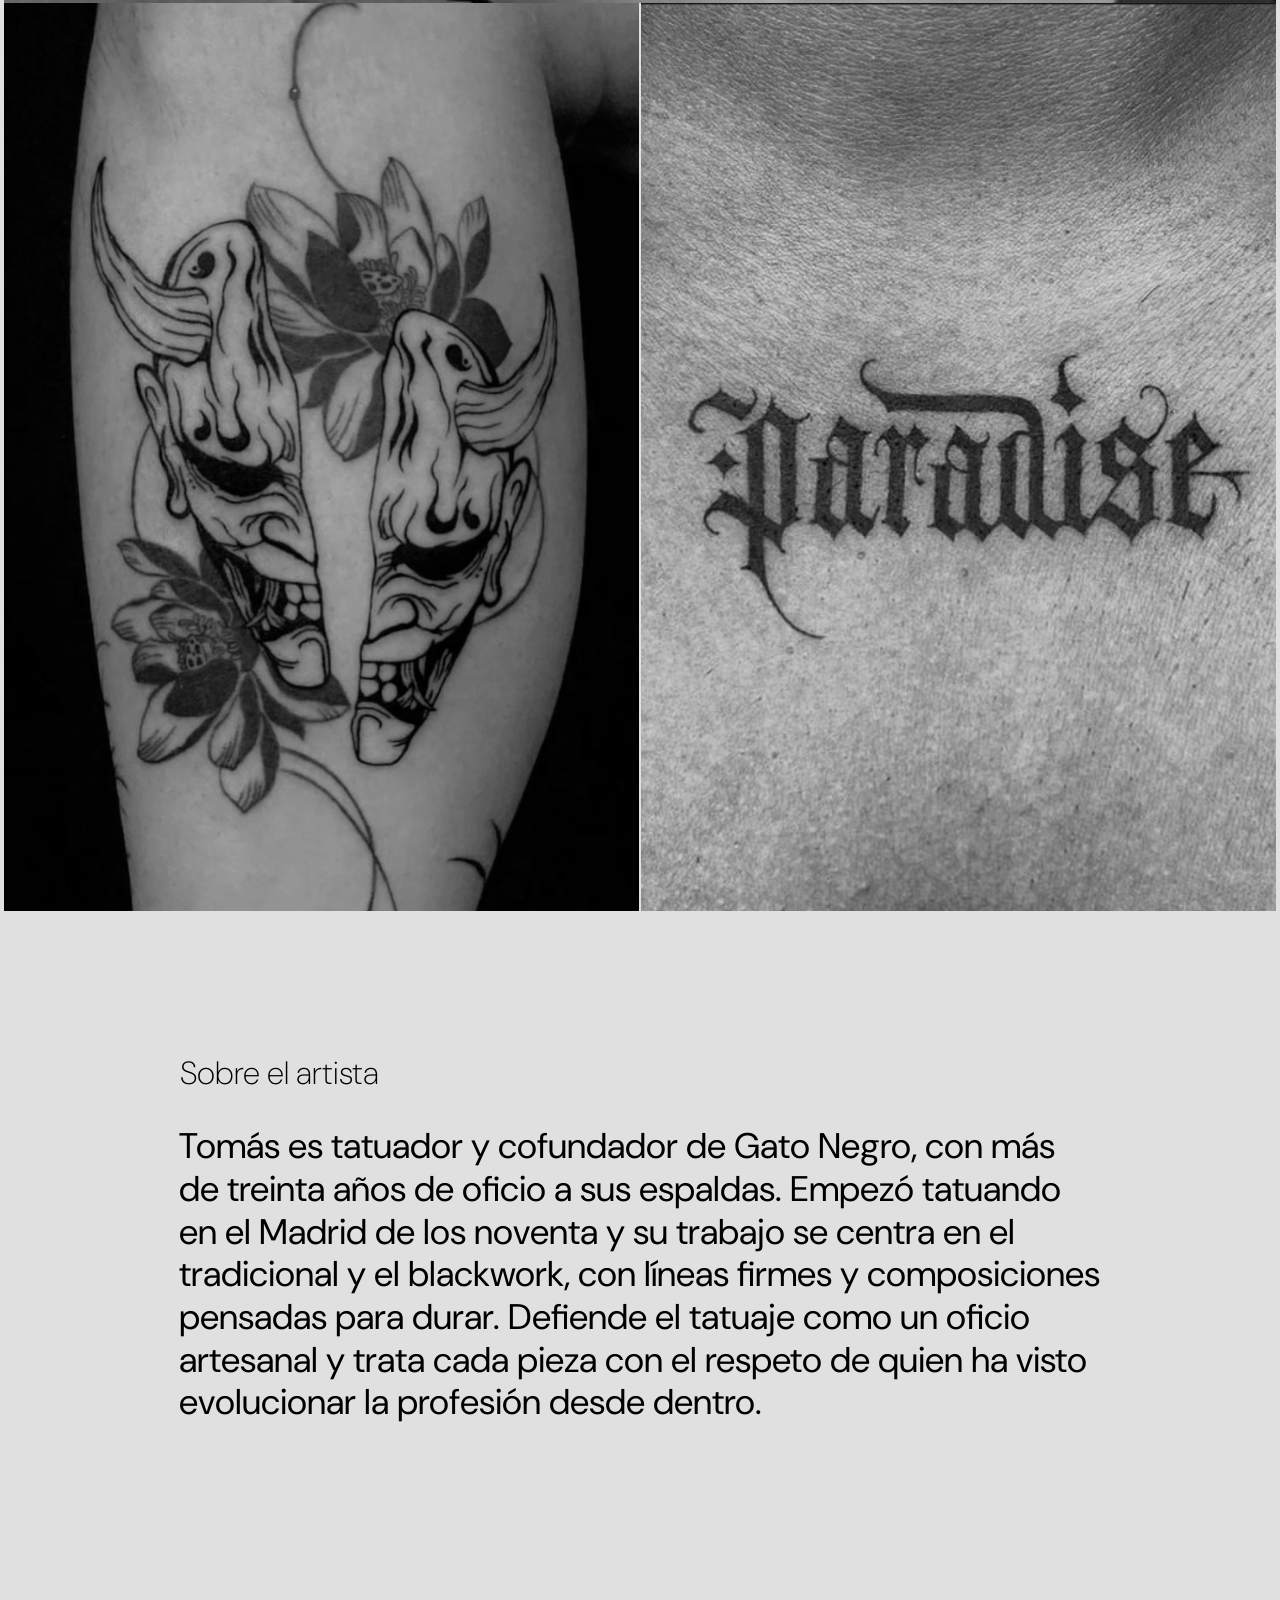
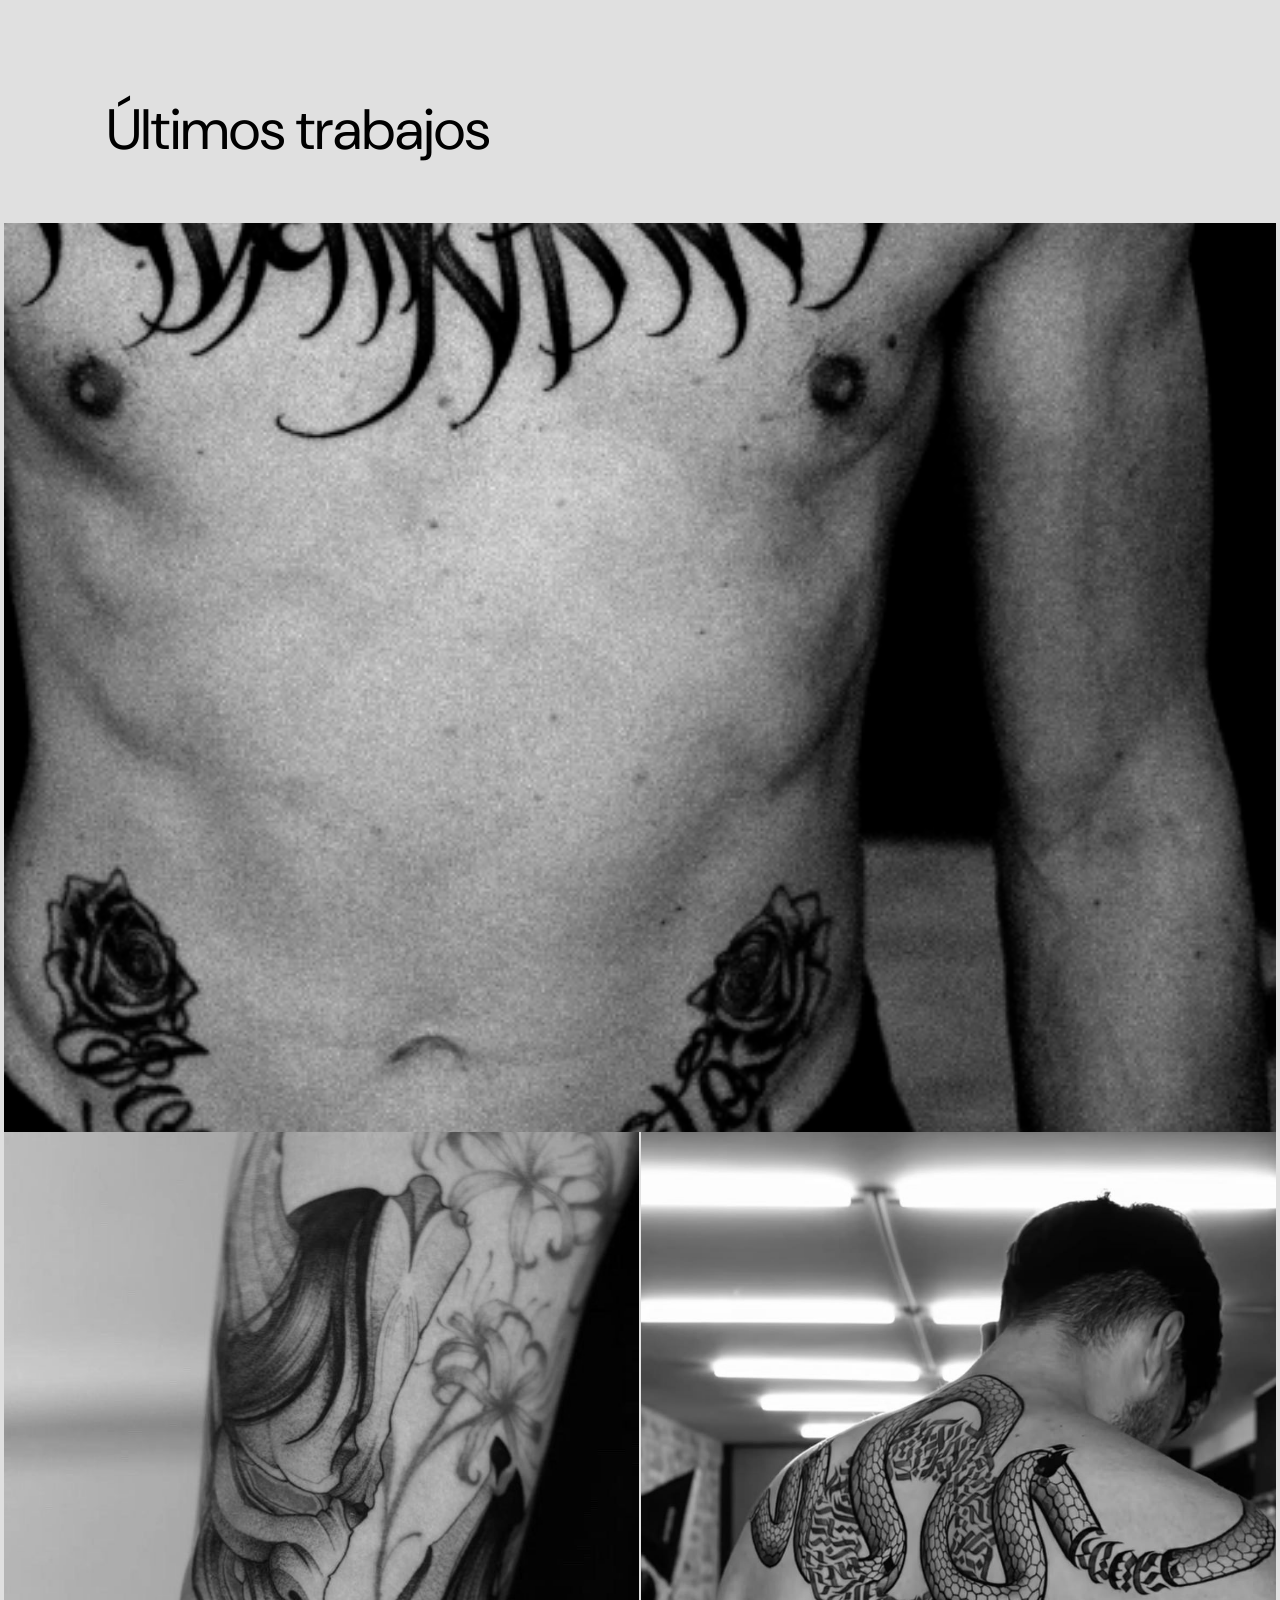
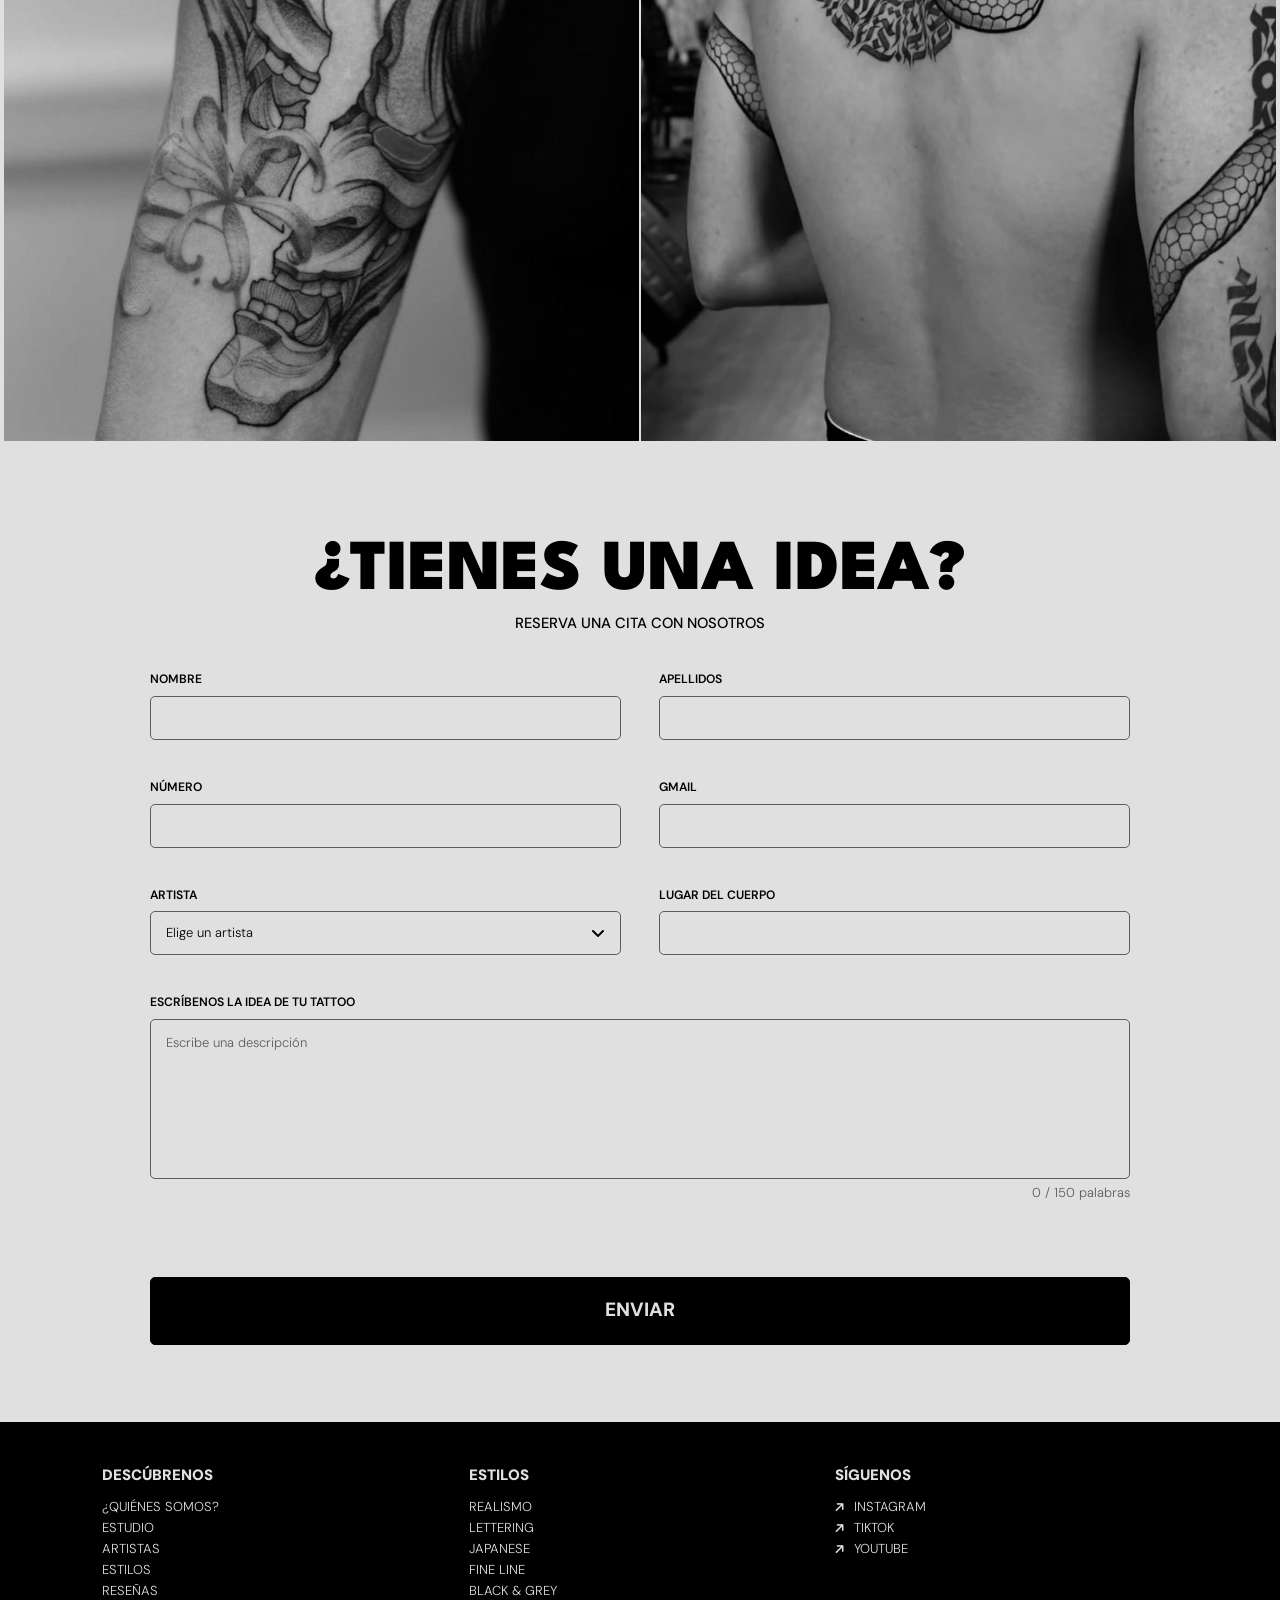
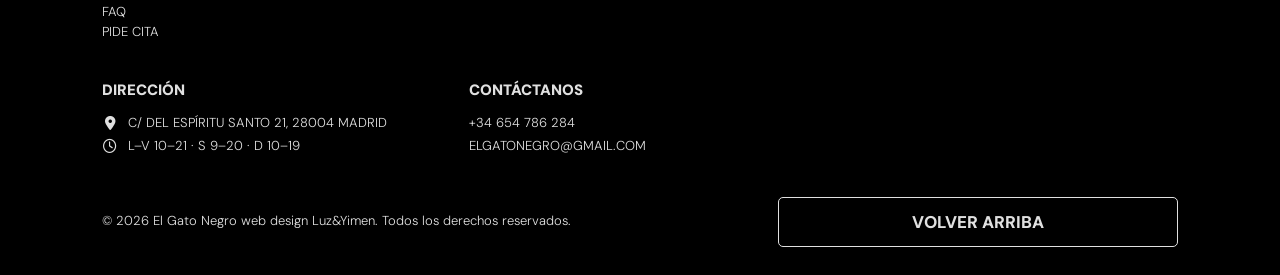
<file: tomas.html>
<!doctype html>
<html lang="es">
  <head>
    <meta charset="UTF-8" />
    <meta name="viewport" content="width=device-width, initial-scale=1.0" />
    <meta
      name="description"
      content="Tomás Arrieta, Founder de El Gato Negro, estudio de tatuaje en Madrid. Estilos: Lettering, Japanese."/>
    <title>Tomás Arrieta | El Gato Negro</title>
    <link rel="icon" type="image/png" href="IMG/favicon.png" />

    <link rel="preconnect" href="https://fonts.googleapis.com" />
    <link rel="preconnect" href="https://fonts.gstatic.com" crossorigin />
    <link
      href="https://fonts.googleapis.com/css2?family=DM+Sans:opsz,wght@9..40,200;9..40,300;9..40,400;9..40,500;9..40,600;9..40,700;9..40,800;9..40,900&amp;family=League+Spartan:wght@100;300;400;500;900&amp;display=swap"
      rel="stylesheet"/>

    <link
      rel="stylesheet"
      href="https://cdnjs.cloudflare.com/ajax/libs/font-awesome/6.5.2/css/all.min.css" />

    <link rel="stylesheet" href="css/style.css" />
  </head>
  <body id="inicio" class="paginaartista">

    <!-- nav -->
    <header>
      <nav>
        <a class="logo" href="index.html">EL GATO NEGRO</a>

        <button class="hamburguesa" type="button" aria-label="Abrir menú">
          <i class="fa-solid fa-bars"></i>
        </button>

        <ul class="menu">
          <li><a href="index.html#artistas" aria-current="page">ARTISTAS</a></li>
          <li><a href="index.html#estilos">ESTILOS</a></li>
          <li><a href="studio.html">STUDIO</a></li>
          <li><a class="reservar" href="#reserva">RESERVA CON NOSOTROS</a></li>
        </ul>
      </nav>
    </header>

     <!-- hero -->

    <main>
     
      <section class="ficha">
        <div class="fichacaja">
          <img
            class="fichafoto fototomas"
            src="IMG/Artistas/A1.jpg"
            alt="Tomás Arrieta"
            width="1104"
            height="960"/>

          <h1 class="fichanombre">Tomás Arrieta</h1>
          <p class="fichaetiqueta">Estilos:</p>
          <p class="fichaestilos">Lettering, Japanese</p>
          <p class="ficharol">Founder</p>
        </div>
      </section>

      <!-- trabajos 1 -->
      <section class="obras" aria-label="Trabajos de Tomás Arrieta">
        <h2 class="oculto">Trabajos de Tomás Arrieta</h2>
        <button class="obra completa" type="button" aria-label="Ver trabajo 1 en grande">
          <img src="IMG/Artistas/tomas/1.jpg" alt="Trabajo 1 de Tomás Arrieta" loading="lazy" />
        </button>
        <button class="obra mitad" type="button" aria-label="Ver trabajo 2 en grande">
          <img src="IMG/Artistas/tomas/2.jpg" alt="Trabajo 2 de Tomás Arrieta" loading="lazy" />
        </button>
        <button class="obra mitad" type="button" aria-label="Ver trabajo 3 en grande">
          <img src="IMG/Artistas/tomas/3.jpg" alt="Trabajo 3 de Tomás Arrieta" loading="lazy" />
        </button>
      </section>

      <!-- sobre el artista -->
      <section class="sobre">
        <h2 class="sobreetiqueta">Sobre el artista</h2>
        <p class="sobretexto">Tomás es tatuador y cofundador de Gato Negro, con más de treinta años de oficio a sus espaldas. Empezó tatuando en el Madrid de los noventa y su trabajo se centra en el tradicional y el blackwork, con líneas firmes y composiciones pensadas para durar. Defiende el tatuaje como un oficio artesanal y trata cada pieza con el respeto de quien ha visto evolucionar la profesión desde dentro.</p>
        <p class="sobretitulo" aria-hidden="true">Últimos trabajos</p>
      </section>

      <!-- trabajos 2 -->
      <section class="obras" aria-label="Más trabajos de Tomás Arrieta">
        <h2 class="oculto">Últimos trabajos</h2>
        <button class="obra completa" type="button" aria-label="Ver trabajo 4 en grande">
          <img src="IMG/Artistas/tomas/4.png" alt="Trabajo 4 de Tomás Arrieta" loading="lazy" />
        </button>
        <button class="obra mitad" type="button" aria-label="Ver trabajo 5 en grande">
          <img src="IMG/Artistas/tomas/5.jpg" alt="Trabajo 5 de Tomás Arrieta" loading="lazy" />
        </button>
        <button class="obra mitad" type="button" aria-label="Ver trabajo 6 en grande">
          <img src="IMG/Artistas/tomas/6.jpg" alt="Trabajo 6 de Tomás Arrieta" loading="lazy" />
        </button>
      </section>

      <!-- cita -->
      <section id="reserva">
        <h2 class="titulo">¿TIENES UNA IDEA?</h2>
        <p class="subtitulo">RESERVA UNA CITA CON NOSOTROS</p>

        <form id="formulario" action="#" method="post" novalidate>
          <div class="campo">
            <label for="nombre">NOMBRE</label>
            <input type="text" id="nombre" name="nombre" />
          </div>
          <div class="campo">
            <label for="apellidos">APELLIDOS</label>
            <input type="text" id="apellidos" name="apellidos" />
          </div>
          <div class="campo">
            <label for="telefono">NÚMERO</label>
            <input type="tel" id="telefono" name="telefono" />
          </div>
          <div class="campo">
            <label for="email">GMAIL</label>
            <input type="email" id="email" name="email" />
          </div>
          <div class="campo">
            <label for="artista">ARTISTA</label>
            <div class="selector">
              <select id="artista" name="artista">
                <option value="">Elige un artista</option>
                <option value="tomas">Tomás Arrieta</option>
                <option value="nora">Nora Valcárcel</option>
                <option value="dario">Darío Mendes</option>
                <option value="hugo">Hugo Sarmiento</option>
                <option value="amara">Amara Ndiaye</option>
                <option value="mei">Mei Ochoa</option>
                <option value="ines">Inés Lorente</option>
                <option value="ernesto">Ernesto Vidal</option>
                <option value="cualquiera">Sin preferencia</option>
              </select>
              <i class="fa-solid fa-angle-down"></i>
            </div>
          </div>
          <div class="campo">
            <label for="zona">LUGAR DEL CUERPO</label>
            <input type="text" id="zona" name="zona" />
          </div>
          <div class="campo completo">
            <label for="idea">ESCRÍBENOS LA IDEA DE TU TATTOO</label>
            <textarea
              id="idea"
              name="idea"
              rows="6"
              placeholder="Escribe una descripción"
            ></textarea>
          </div>

          <p class="mensaje"></p>

          <button class="enviar" type="submit">ENVIAR</button>
        </form>
      </section>
    </main>

    <!-- footer -->
    <footer>
      <div class="columnas">
        <div>
          <h2>DESCÚBRENOS</h2>
          <ul class="enlaces">
            <li><a href="index.html#quienes">¿QUIÉNES SOMOS?</a></li>
            <li><a href="studio.html">ESTUDIO</a></li>
            <li><a href="index.html#artistas">ARTISTAS</a></li>
            <li><a href="index.html#estilos">ESTILOS</a></li>
            <li><a href="index.html#resenas">RESEÑAS</a></li>
            <li><a href="index.html#faq">FAQ</a></li>
            <li><a href="#reserva">PIDE CITA</a></li>
          </ul>
        </div>

        <div>
          <h2>ESTILOS</h2>
          <ul class="enlaces">
            <li><a href="realismo.html">REALISMO</a></li>
            <li><a href="lettering.html">LETTERING</a></li>
            <li><a href="japanese.html">JAPANESE</a></li>
            <li><a href="fine-line.html">FINE LINE</a></li>
            <li><a href="black-grey.html">BLACK &amp; GREY</a></li>
          </ul>
        </div>

        <div>
          <h2>SÍGUENOS</h2>
          <ul class="enlaces redes">
            <li>
              <a
                href="https://www.instagram.com/"
                target="_blank"
                ><i class="fa-solid fa-arrow-right"></i>INSTAGRAM</a
              >
            </li>
            <li>
              <a href="https://www.tiktok.com/" target="_blank"
                ><i class="fa-solid fa-arrow-right"></i>TIKTOK</a
              >
            </li>
            <li>
              <a href="https://www.youtube.com/" target="_blank"
                ><i class="fa-solid fa-arrow-right"></i>YOUTUBE</a
              >
            </li>
          </ul>
        </div>
      </div>

      <div class="columnas">
        <div>
          <h2>DIRECCIÓN</h2>
          <address>
            <p>
              <i class="fa-solid fa-location-dot"></i>
              <a href="https://www.google.com/maps/place/C.+del+Esp%C3%ADritu+Santo,+21,+Centro,+28004+Madrid/@40.4254117,-3.7071054,17z/data=!3m1!4b1!4m6!3m5!1s0xd422862f664e7ad:0xa2b58b1fc3310ff6!8m2!3d40.4254117!4d-3.7045305!16s%2Fg%2F11cnd8j7w0?entry=ttu&g_ep=EgoyMDI2MTEwOC4wIKXMDSoASAFQAw%3D%3D" target="_blank">C/ DEL ESPÍRITU SANTO 21, 28004 MADRID</a>
            </p>
            <p>
              <i class="fa-regular fa-clock"></i>
              L–V 10–21 · S 9–20 · D 10–19
            </p>
          </address>
        </div>

        <div>
          <h2>CONTÁCTANOS</h2>
          <address>
            <p><a href="https://wa.me/34654786284" target="_blank">+34 654 786 284</a></p>
            <p>
              <a href="https://mail.google.com/mail/?view=cm&amp;to=elgatonegro@gmail.com" target="_blank">ELGATONEGRO@GMAIL.COM</a>
            </p>
          </address>
        </div>
      </div>

      <div class="abajo">
        <p>© 2026 El Gato Negro web design Luz&amp;Yimen. Todos los derechos reservados.</p>
        <a class="volver" href="#inicio">VOLVER ARRIBA</a>
      </div>
    </footer>

    <!-- ventana flotante -->
    <div class="ventana" role="dialog" aria-modal="true" aria-label="Trabajo en grande">
      <button class="ventanacerrar" type="button" aria-label="Cerrar"><i class="fa-solid fa-xmark"></i></button>
      <button class="ventanaflecha ventanaantes" type="button" aria-label="Trabajo anterior"><i class="fa-solid fa-arrow-left"></i></button>
      <img src="IMG/Artistas/tomas/1.jpg" alt="" />
      <button class="ventanaflecha ventanadespues" type="button" aria-label="Trabajo siguiente"><i class="fa-solid fa-arrow-right"></i></button>
      <p class="ventanacontador"></p>
    </div>

    <script src="https://cdnjs.cloudflare.com/ajax/libs/jquery/3.7.1/jquery.min.js"></script>
    <script src="js/script.js"></script>
    <script src="js/artista.js"></script>
  </body>
</html>
</file>
<file: css/style.css>
/* variables */

:root {
  --gris: #e0e0e0;
  --gris-texto: #5c5c5c;
  --negro: #000;
  --error: #b3261e;
  --ok: #1b6e3a;
  --titulos: "League Spartan", sans-serif;
  --textos: "DM Sans", sans-serif;
  --alto-menu: 80px;
  --i: 0;
  --op: 0.5;
  --ancho-max: calc((88vh - 11vw - 80px) / 1.69);
  --st-u: calc(min(100vw, 1160px) / 1440);
  --margen: max(0px, (100vw - 1440 * var(--st-u)) / 2);
  --vis-alto: min(calc(640 * var(--st-u)), calc(100svh - 110px));
  --ar-u: calc(min(100vw, 1440px) / 1440);
}

/* estructura pagina reset  */
*,
*::before,
*::after {
  box-sizing: border-box;
}

html {
  scroll-behavior: smooth;
  scroll-padding-top: 90px;
  overflow-x: clip;
}

body {
  margin: 0;
  background: var(--gris);
  color: var(--negro);
  font-family: var(--textos);
  font-weight: 300;
  line-height: 1.3;
  overflow-x: clip;
}

img,
video {
  display: block;
  max-width: 100%;
}

a {
  color: inherit;
}

ul {
  list-style: none;
  margin: 0;
  padding: 0;
}

h1,
h2,
h3,
p,
figure,
blockquote {
  margin: 0;
}

button,
input,
select,
textarea {
  font: inherit;
  color: inherit;
}

.oculto {
  position: absolute;
  width: 1px;
  height: 1px;
  overflow: hidden;
  clip: rect(0 0 0 0);
  white-space: nowrap;
}

:focus-visible {
  outline: 2px solid currentColor;
  outline-offset: 3px;
}

.titulo {
  font-family: var(--titulos);
  font-weight: 900;
  line-height: 1;
}

/* navbar */
header {
  display: contents;
}

header::before {
  content: "";
  position: fixed;
  top: 0;
  left: 0;
  width: 100%;
  height: var(--alto-menu);
  z-index: 99;
  background: transparent;
  -webkit-backdrop-filter: blur(12px);
  backdrop-filter: blur(12px);
  transition:
    height 0.3s,
    background 0.3s;
}

header nav {
  position: fixed;
  top: 0;
  left: 0;
  width: 100%;
  z-index: 100;
  color: #fff;
  mix-blend-mode: difference;
  display: flex;
  justify-content: space-between;
  align-items: flex-start;
  height: var(--alto-menu);
  padding: 22px 48px 0;
  font-family: var(--titulos);
  font-size: 17px;
  text-transform: uppercase;
}

header .logo {
  font-weight: 500;
  text-decoration: none;
  white-space: nowrap;
}

header .menu {
  display: grid;
  grid-template-columns: repeat(3, auto);
  grid-template-rows: auto auto;
  column-gap: clamp(26px, 4vw, 54px);
  row-gap: 8px;
  padding-top: 3px;
}

header .menu li:nth-child(1) {
  grid-column: 1;
  grid-row: 1;
}
header .menu li:nth-child(2) {
  grid-column: 1;
  grid-row: 2;
}
header .menu li:nth-child(3) {
  grid-column: 2;
  grid-row: 1;
}
header .menu li:nth-child(4) {
  grid-column: 3;
  grid-row: 1;
}
header .menu a {
  position: relative;
  display: inline-block;
  text-decoration: none;
  font-weight: 400;
  white-space: nowrap;
}

header .menu a.reservar {
  font-weight: 500;
}

header .menu a::after {
  content: "";
  position: absolute;
  left: 0;
  bottom: -3px;
  width: 100%;
  height: 2px;
  background: currentColor;
  transform: scaleX(0);
  transform-origin: left;
  transition: transform 0.3s;
}

header .menu a:hover::after,
header .menu a.activo::after {
  transform: scaleX(1);
}

.hamburguesa {
  display: none;
  width: 44px;
  height: 44px;
  padding: 10px;
  background: none;
  border: 0;
  cursor: pointer;
  align-items: center;
  justify-content: center;
  font-size: 24px;
}

/* capa de pagina dos sube al hero*/
.capas {
  position: relative;
}

.capas > .capafija {
  position: sticky;
  top: 0;
  z-index: 0;
  transform-origin: center top;
}

.capafija video {
  transform-origin: center top;
}

.capas > .capasube {
  position: relative;
  z-index: 1;
  overflow: hidden;
  border-radius: var(--esquinas, 28px) var(--esquinas, 28px) 0 0;
}

/* HERO + ESTUDIO*/
.hero {
  height: 100vh;
  height: 100svh;
  overflow: hidden;
  background: var(--negro);
}

.hero video {
  width: 100%;
  height: 100%;
  object-fit: cover;
}

#estudio {
  display: grid;
  grid-template-columns: minmax(0, 1fr) minmax(0, 1fr);
  align-content: center;
  row-gap: clamp(40px, min(8.6vw, 13.8vh), 124px);
  min-height: 100vh;
  min-height: 100svh;
  padding: calc(var(--alto-menu) + 20px) 8vw 6vh;
  column-gap: 2.4vw;
  background: var(--gris);
}

#estudio h3 {
  margin-bottom: clamp(10px, 2.6vh, 20px);
  font-family: var(--textos);
  font-weight: 200;
  font-size: clamp(16px, min(1.67vw, 2.9vh), 24px);
  text-transform: uppercase;
}

#estudio p {
  font-weight: 300;
  font-size: clamp(14px, min(1.39vw, 2.4vh), 20px);
  line-height: 1.3;
}

.quienes {
  grid-column: 1 / 3;
  display: grid;
  grid-template-columns: minmax(0, 1fr) minmax(0, 1fr);
  column-gap: 2.4vw;
  align-items: center;
}

#estudio .quienes h3 {
  grid-row: 1 / 3;
  margin: 0;
  font-family: var(--titulos);
  font-weight: 900;
  font-size: min(8.6vw, 15vh);
  line-height: 0.9;
  justify-self: start;
  width: min-content;
  text-align: right;
}

#estudio .quienes p {
  grid-column: 2;
  font-weight: 400;
}

.quienes p + p {
  margin-top: 1.3em;
}

.vision {
  grid-column: 1;
}

.valores {
  grid-column: 2;
}

/* info DE SCROLL*/
.pasos {
  display: none;
}

@media (min-width: 901px) {
  .capas > #estudio.capasube {
    position: sticky;
    top: 0;
  }

  .pasos {
    display: block;
  }

  .pasos span {
    display: block;
    height: 35vh;
  }
}

/* ARTISTAS*/
#artistas {
  padding: 0 0 clamp(50px, 5.5vw, 79px);
}

#artistas .titulo {
  padding-left: 8vw;
  font-size: clamp(38px, 6vw, 86px);
  margin-bottom: clamp(24px, 3.5vw, 50px);
}

.galeriaartistas {
  display: grid;
  grid-template-columns: repeat(4, 1fr);
  gap: 36px 2.4vw;
  padding: 0 8vw;
}

.artista img {
  width: 100%;
  height: auto;
  aspect-ratio: 291 / 343;
  object-fit: cover;
}

.fototomas { object-position: 88% center; }
.fotonora { object-position: 100% center; }
.fotodario { object-position: 80% center; }
.fotohugo { object-position: 100% center; }
.fotoamara { object-position: 100% center; }
.fotomei { object-position: 69% center; }
.fotoines { object-position: 39% center; }
.fotoernesto { object-position: 95% center; }

.artista .simpleParallax {
  display: block;
  width: 100%;
  overflow: hidden;
}

.artista h3 {
  margin-top: 16px;
  padding-left: 12px;
  font-family: var(--titulos);
  font-weight: 400;
  font-size: clamp(16px, 1.5vw, 21px);
  line-height: 1.05;
}

.artista .rol {
  padding-left: 12px;
  font-family: var(--titulos);
  font-weight: 300;
  font-size: small;
  line-height: 1.2;
}

.verartista {
  display: flex;
  align-items: center;
  justify-content: center;
  width: fit-content;
  text-decoration: none;
  margin: 14px 0 0 12px;
  min-width: 128px;
  height: 36px;
  padding: 0 22px;
  border: 1px solid var(--negro);
  border-radius: 5px;
  font-family: var(--titulos);
  font-weight: 300;
  font-size: 13px;
  transition:
    background 0.3s,
    color 0.3s;
}

.verartista:hover,
.verartista:focus-visible {
  background: var(--negro);
  color: var(--gris);
}

/* ESTILOS*/
#estilos {
  background: var(--negro);
  padding: 46px 8vw 20px;
}

.estilo {
  position: sticky;
  top: calc(96px + var(--i) * 12px);
  aspect-ratio: 1351 / 541;
  margin-bottom: 24px;
  overflow: hidden;
  border-radius: 5px;
  background: var(--negro);
  border: 1px solid rgba(224, 224, 224, 0.14);
  box-shadow: 0 -12px 30px rgba(0, 0, 0, 0.6);
  transform-origin: center top;
  will-change: transform;
  cursor: pointer;
}

.estilo:last-of-type {
  margin-bottom: 0;
}

.estilo:nth-of-type(1) {
  --i: 0;
  --op: 0.9;
}
.estilo:nth-of-type(2) {
  --i: 1;
  --op: 0.6;
}
.estilo:nth-of-type(3) {
  --i: 2;
  --op: 0.5;
}
.estilo:nth-of-type(4) {
  --i: 3;
  --op: 0.5;
}
.estilo:nth-of-type(5) {
  --i: 4;
  --op: 0.5;
}

.estilo > img {
  position: absolute;
  inset: 0;
  width: 100%;
  height: 100%;
  object-fit: cover;
  opacity: var(--op);
  transition:
    opacity 0.5s,
    transform 0.9s cubic-bezier(0.2, 0.7, 0.2, 1);
}

.estilo:hover > img {
  opacity: calc(var(--op) + 0.2);
  transform: scale(1.04);
}

.estilo .info {
  position: absolute;
  left: clamp(20px, 2.9vw, 42px);
  right: 20px;
  bottom: clamp(16px, 2vw, 28px);
  max-width: 540px;
  color: var(--gris);
}

.estilo h3 {
  font-family: var(--titulos);
  font-weight: 900;
  font-size: clamp(28px, 4.6vw, 66px);
  line-height: 0.96;
}

.estilo .info p {
  margin-top: clamp(4px, 0.6vw, 8px);
  font-size: clamp(12px, 1.15vw, 16px);
  line-height: 1.3;
  max-width: 420px;
}

.estilo:nth-of-type(3) .info p {
  max-width: 540px;
}

.leermas {
  display: inline-flex;
  align-items: center;
  gap: 8px;
  margin-top: clamp(8px, 1.1vw, 16px);
  font-weight: 500;
  font-size: clamp(12px, 0.95vw, 14px);
  text-decoration: none;
}

.leermas i,
footer .redes i {
  font-size: 12px;
  transform: rotate(-45deg);
}

/* reseñas carrusel*/
#resenas {
  padding: clamp(44px, 6vw, 84px) 8vw clamp(50px, 5vw, 70px);
}

#resenas .titulo {
  max-width: 900px;
  margin-bottom: clamp(24px, 4vw, 56px);
  font-size: clamp(28px, 4.6vw, 66px);
}

.carruselventana {
  overflow: hidden;
  margin-right: -37px;
  clip-path: inset(0 8px 0 0);
}

.carruselpista {
  display: flex;
  align-items: stretch;
  position: relative;
  left: 0;
}

.resena {
  flex: 0 0 33.3333%;
  display: flex;
  flex-direction: column;
  justify-content: space-between;
  gap: 36px;
  padding-right: 37px;
}

.resena blockquote p {
  font-size: clamp(14px, 1.15vw, 16px);
  line-height: 1.3;
}

.resena figcaption {
  display: flex;
  flex-direction: column;
  gap: 2px;
}

.resena cite {
  font-style: normal;
  font-weight: 600;
  font-size: clamp(13px, 0.95vw, 14px);
}

.resena .google {
  font-size: clamp(12px, 0.95vw, 14px);
  color: var(--gris-texto);
}

.resena .google strong {
  font-weight: 600;
  color: var(--negro);
}

.carruselcontroles {
  display: flex;
  align-items: center;
  justify-content: flex-end;
  gap: 18px;
  margin-top: 48px;
}

.carruselboton {
  width: 64px;
  height: 36px;
  background: transparent;
  border: 1px solid var(--negro);
  border-radius: 5px;
  font-size: 15px;
  line-height: 1;
  cursor: pointer;
  transition:
    background 0.3s,
    color 0.3s;
}

.carruselboton:hover,
.carruselboton:focus-visible {
  background: var(--negro);
  color: var(--gris);
}

.carruselpuntos {
  display: flex;
  gap: 10px;
}

.carruselpuntos button {
  width: 12px;
  height: 12px;
  padding: 0;
  border-radius: 50%;
  border: 1px solid var(--negro);
  background: transparent;
  cursor: pointer;
  transition:
    background 0.3s,
    transform 0.3s;
}

.carruselpuntos button.activo {
  background: var(--negro);
  transform: scale(1.2);
}

/*FAQ acordeon*/

#faq {
  padding: 0 8vw clamp(44px, 5vw, 70px);
}

#faq .titulo {
  margin-bottom: clamp(18px, 2.6vw, 36px);
  font-size: clamp(30px, 4.6vw, 66px);
}

.pregunta {
  border-bottom: 1px solid var(--negro);
}

.pregunta h3 {
  font-size: inherit;
}

.pregunta h3 button {
  display: flex;
  align-items: center;
  justify-content: space-between;
  gap: 24px;
  width: 100%;
  padding: 12px 0;
  background: none;
  border: 0;
  text-align: left;
  cursor: pointer;
  font-family: var(--titulos);
  font-weight: 500;
  font-size: clamp(15px, 2.1vw, 30px);
  line-height: 1.1;
  text-transform: uppercase;
}

.pregunta h3 button i {
  flex: none;
  font-size: clamp(16px, 1.8vw, 26px);
}

.respuesta {
  padding: 0 0 18px;
}

.respuesta p {
  max-width: 1321px;
  font-family: var(--titulos);
  font-weight: 300;
  font-size: clamp(13px, 1.5vw, 21px);
  line-height: 1.25;
}

/* FORMULARIO pedir CITA*/

#reserva {
  padding: clamp(44px, 6vw, 84px) 8vw clamp(50px, 6vw, 84px);
}

#reserva .titulo {
  text-align: center;
  font-size: clamp(28px, 5.6vw, 80px);
}

.subtitulo {
  margin: 6px 0 clamp(22px, 3vw, 42px);
  text-align: center;
  font-weight: 500;
  font-size: clamp(12px, 1.15vw, 16px);
}

#formulario {
  display: grid;
  grid-template-columns: 1fr 1fr;
  gap: 14px 3vw;
  max-width: 980px;
  margin: 0 auto;
}

.campo {
  display: flex;
  flex-direction: column;
  gap: 8px;
}

.campo.completo {
  grid-column: 1 / -1;
}

.campo label {
  font-weight: 600;
  font-size: clamp(12px, 0.95vw, 14px);
  text-transform: uppercase;
}

.campo input,
.campo select,
.campo textarea {
  width: 100%;
  height: 44px;
  padding: 0 15px;
  background: transparent;
  border: 1px solid var(--gris-texto);
  border-radius: 5px;
  font-weight: 300;
  font-size: clamp(13px, 0.95vw, 14px);
  transition:
    border-color 0.2s,
    box-shadow 0.2s;
}

.campo select {
  appearance: none;
  -webkit-appearance: none;
  padding-right: 44px;
  cursor: pointer;
}

.selector {
  position: relative;
}

.selector i {
  position: absolute;
  top: 50%;
  right: 16px;
  transform: translateY(-50%);
  font-size: 16px;
  pointer-events: none;
}

.campo textarea {
  height: 160px;
  padding: 15px;
  resize: none;
  overflow-y: auto;
}

.contador {
  align-self: flex-end;
  margin-top: -2px;
  font-size: 13px;
  color: var(--gris-texto);
}

.contador.lleno {
  color: var(--negro);
  font-weight: 600;
}

.campo textarea::placeholder {
  color: var(--gris-texto);
}

.campo input:focus,
.campo select:focus,
.campo textarea:focus {
  outline: none;
  border-color: var(--negro);
  box-shadow: 0 0 0 1px var(--negro);
}

.campo .invalido {
  border-color: var(--error);
  box-shadow: 0 0 0 1px var(--error);
}

.campo .error {
  min-height: 18px;
  font-size: 14px;
  font-weight: 500;
  color: var(--error);
}

#formulario .mensaje {
  grid-column: 1 / -1;
  text-align: center;
  font-weight: 500;
  font-size: clamp(15px, 1.25vw, 18px);
  min-height: 1.3em;
}

#formulario .mensaje.ok {
  color: var(--ok);
}
#formulario .mensaje.ko {
  color: var(--error);
}

.enviar {
  grid-column: 1 / -1;
  height: 68px;
  background: var(--negro);
  color: var(--gris);
  border: 1px solid var(--negro);
  border-radius: 5px;
  font-weight: 800;
  font-size: clamp(16px, 1.5vw, 21px);
  cursor: pointer;
  transition:
    background 0.3s,
    color 0.3s;
}

.enviar:hover,
.enviar:focus-visible {
  background: transparent;
  color: var(--negro);
}

.enviar:disabled {
  opacity: 0.6;
  cursor: wait;
}

/* FOOTER*/


footer {
  background: var(--negro);
  color: var(--gris);
  padding: 44px 8vw 28px;
  font-size: 13px;
}

footer h2 {
  margin-bottom: 14px;
  font-weight: 900;
  font-size: 15px;
  text-transform: uppercase;
}

footer .columnas {
  display: grid;
  grid-template-columns: repeat(3, 1fr);
  gap: 40px 24px;
}

footer .columnas + .columnas {
  margin-top: 36px;
}

footer .enlaces li {
  margin-bottom: 4px;
}

footer a {
  text-decoration: none;
}

footer a:hover,
footer a:focus-visible {
  text-decoration: underline;
}

footer .redes a {
  display: inline-block;
}

footer .redes i {
  margin-right: 8px;
}

footer address {
  font-style: normal;
}

footer address p {
  display: flex;
  align-items: center;
  gap: 10px;
  margin-bottom: 6px;
}

footer address i {
  flex: none;
  width: 16px;
  font-size: 14px;
  text-align: center;
}

footer .abajo {
  display: flex;
  justify-content: space-between;
  align-items: center;
  gap: 24px;
  margin-top: 36px;
}

footer .volver {
  display: flex;
  align-items: center;
  justify-content: center;
  width: min(400px, 45%);
  height: 50px;
  background: var(--negro);
  border: 1px solid var(--gris);
  border-radius: 5px;
  font-weight: 800;
  font-size: 17px;
  text-decoration: none;
  transition:
    background 0.3s,
    color 0.3s;
}

footer .volver:hover {
  background: var(--gris);
  color: var(--negro);
  text-decoration: none;
}

/* RESPONSIVE*/
@media (max-width: 1100px) {
  header nav {
    padding: 28px 32px 0;
    font-size: 16px;
  }

  .resena {
    flex-basis: 50%;
  }
}

@media (max-width: 900px) {
  :root {
    --alto-menu: 56px;
    --ar-u: calc(100vw / 720);
  }

  html {
    scroll-padding-top: 76px;
  }

  header.abierto::before {
    height: 100vh;
    background: rgba(0, 0, 0, 0.55);
    -webkit-backdrop-filter: blur(18px);
    backdrop-filter: blur(18px);
  }

  header nav {
    align-items: center;
    padding: 0 20px;
    font-size: 16px;
  }

  .hamburguesa {
    display: flex;
  }

  header .menu {
    display: none;
    position: absolute;
    top: 100%;
    left: 0;
    width: 100%;
    padding: 12px 20px 24px;
  }

  header .menu a {
    padding: 12px 0;
    font-size: 18px;
  }

  #estudio {
    grid-template-columns: 1fr;
    row-gap: 32px;
    padding: calc(var(--alto-menu) + 28px) 20px 48px;
  }

  .quienes,
  .vision,
  .valores {
    grid-column: 1;
  }

  .quienes {
    grid-template-columns: 1fr;
  }

  #estudio .quienes h3 {
    grid-row: auto;
    margin-bottom: 20px;
    font-size: clamp(44px, 13vw, 90px);
    text-align: left;
  }

  #estudio .quienes p {
    grid-column: 1;
  }

  .galeriaartistas {
    grid-template-columns: repeat(2, 1fr);
    gap: 40px 20px;
    padding: 0 20px;
  }

  #artistas .titulo {
    padding-left: 20px;
  }

  #estilos {
    padding: 40px 16px 16px;
  }

  .estilo {
    aspect-ratio: auto;
    height: clamp(300px, 62vw, 420px);
    top: calc(84px + var(--i) * 10px);
  }

  #formulario {
    grid-template-columns: 1fr;
  }

  footer {
    padding: 48px 20px 32px;
  }

  footer .columnas {
    grid-template-columns: repeat(2, 1fr);
  }
}

@media (max-width: 700px) {
  .resena {
    flex-basis: 100%;
    padding-right: 0;
  }

  .carruselventana {
    margin-right: 0;
  }


  .carruselcontroles {
    justify-content: space-between;
  }

  #faq {
    padding-left: 20px;
    padding-right: 20px;
  }

  .campo input,
  .campo select {
    height: 52px;
  }

  .enviar {
    height: 72px;
  }
}

@media (max-width: 560px) {
  .galeriaartistas {
    gap: 32px 14px;
  }

  .artista h3,
  .artista .rol {
    padding-left: 0;
  }

  .verartista {
    margin-left: 0;
    min-width: 0;
    padding: 0 8px;
    font-size: 14px;
  }

  footer .columnas {
    grid-template-columns: 1fr;
  }

  footer .abajo {
    flex-direction: column;
    align-items: stretch;
  }

  footer .volver {
    width: 100%;
  }

}

@media (prefers-reduced-motion: reduce) {
  html {
    scroll-behavior: auto;
  }

  *,
  *::before,
  *::after {
    transition-duration: 0.01ms !important;
    animation-duration: 0.01ms !important;
  }
}

/* PÁGINA STUDIO */

header .menu a[aria-current="page"]::after {
  transform: scaleX(1);
}
/*HERO*/
.studiohero {
  height: calc(1022 * var(--st-u));
  overflow: hidden;
  background: var(--negro);
}

.studiohero video {
  position: absolute;
  inset: 0;
  width: 100%;
  height: 100%;
  object-fit: cover;
}

/* TEXTOSinfo*/
.studiointro {
  height: calc(712 * var(--st-u));
  background: var(--gris);
}

.studiointro p {
  position: absolute;
}

.studiointro1 {
  top: calc(76 * var(--st-u));
  left: calc(110 * var(--st-u) + var(--margen));
  width: calc(792 * var(--st-u));
  font-family: var(--titulos);
  font-weight: 900;
  font-size: calc(64 * var(--st-u));
  line-height: 0.92;
  text-transform: uppercase;
}

.studiointro2 {
  top: calc(239 * var(--st-u));
  right: calc((1440 - 1312) * var(--st-u) + var(--margen));
  width: calc(464 * var(--st-u));
  text-align: right;
  font-weight: 400;
  font-size: max(15px, calc(32 * var(--st-u)));
  line-height: 1.25;
}

.studiointro3 {
  top: calc(495 * var(--st-u));
  right: calc((1440 - 1305) * var(--st-u) + var(--margen));
  width: calc(975 * var(--st-u));
  text-align: right;
  font-weight: 300;
  font-style: italic;
  font-size: calc(48 * var(--st-u));
  line-height: 1.1;
}

/* bandaIMAGEN*/
.studiobanda {
  position: relative;
  z-index: 1;
  height: calc(684 * var(--st-u));
  overflow: hidden;
  background: var(--negro);
}

.studiobanda img {
  width: 100%;
  height: 100%;
  object-fit: cover;
}

/* FRASES*/
.studiofrases {
  position: relative;
  width: calc(1440 * var(--st-u));
  height: calc(855 * var(--st-u));
  margin: 0 auto;
  font-family: var(--titulos);
}

.studiofrases > * {
  position: absolute;
}

.studiogrande {
  top: calc(147 * var(--st-u));
  right: calc((1440 - 1305) * var(--st-u));
  width: calc(590 * var(--st-u));
  text-align: right;
  font-weight: 400;
  font-size: calc(68 * var(--st-u));
  line-height: 1.08;
}

.studioligera {
  font-weight: 300;
  font-size: calc(44 * var(--st-u));
  line-height: 1.1;
}

.studioizq {
  top: calc(372 * var(--st-u));
  left: calc(72 * var(--st-u));
  width: calc(413 * var(--st-u));
}

.studioder {
  top: calc(573 * var(--st-u));
  right: calc((1440 - 1286) * var(--st-u));
  width: calc(438 * var(--st-u));
  text-align: right;
}

/* galeria imag*/
.studiogaleria {
  position: relative;
  width: calc(1440 * var(--st-u));
  height: calc(1484 * var(--st-u));
  margin: 0 auto;
}

.studioimg {
  position: absolute;
  overflow: hidden;
  border-radius: 5px;
  background: var(--negro);
  padding: 0;
  border: 0;
  cursor: zoom-in;
}

.studioimg:focus-visible {
  outline-offset: -4px;
}

.studioimg img {
  width: 100%;
  height: 100%;
  object-fit: cover;
}

.studioimg1 { left: calc(89 * var(--st-u)); top: 0; width: calc(634 * var(--st-u)); height: calc(725 * var(--st-u)); }
.studioimg1 img { object-position: 57% center; }
.studioimg2 { left: calc(799 * var(--st-u)); top: 0; width: calc(559 * var(--st-u)); height: calc(301 * var(--st-u)); }
.studioimg3 { left: calc(805 * var(--st-u)); top: calc(554 * var(--st-u)); width: calc(409 * var(--st-u)); height: calc(400 * var(--st-u)); }
.studioimg4 { left: calc(41 * var(--st-u)); top: calc(1084 * var(--st-u)); width: calc(818 * var(--st-u)); height: calc(400 * var(--st-u)); }

/* VISITANOS*/
.studiovisitanos {
  position: relative;
  width: calc(1440 * var(--st-u));
  height: var(--vis-alto);
  margin: 0 auto calc(120 * var(--st-u));
}

.studiovisitatexto {
  position: absolute;
  top: 0;
  left: calc(37 * var(--st-u));
  width: calc(440 * var(--st-u));
}

.studiovisitatexto h2 {
  font-family: var(--titulos);
  font-weight: 400;
  font-size: calc(48 * var(--st-u));
  line-height: 1.1;
}

.studiovisitatexto p {
  margin-top: calc(20 * var(--st-u));
  font-family: var(--titulos);
  font-weight: 300;
  font-size: max(15px, calc(24 * var(--st-u)));
  line-height: 1.2;
}

.studiobotonmapa {
  display: inline-flex;
  align-items: center;
  height: calc(58 * var(--st-u));
  min-height: 44px;
  margin-top: calc(32 * var(--st-u));
  padding: 0 calc(32 * var(--st-u));
  border: 1px solid var(--negro);
  border-radius: 5px;
  font-family: var(--titulos);
  font-weight: 300;
  font-size: max(15px, calc(21 * var(--st-u)));
  text-decoration: none;
  white-space: nowrap;
  transition: background 0.3s, color 0.3s;
}

.studiobotonmapa:hover,
.studiobotonmapa:focus-visible {
  background: var(--negro);
  color: var(--gris);
}

.studiomapa {
  position: absolute;
  top: 0;
  left: calc(505 * var(--st-u));
  width: calc(954 * var(--st-u) + max(0px, (100vw - 1440 * var(--st-u)) / 2));
  height: var(--vis-alto);
  overflow: hidden;
  border-radius: 5px 0 0 5px;
}

.studiomapa img {
  width: 100%;
  height: 100%;
  object-fit: cover;
  transition: transform 0.8s cubic-bezier(0.2, 0.7, 0.2, 1);
}

.studiomapa:hover img {
  transform: scale(1.05);
}


/*RESPONSIVE*/
@media (max-width: 900px) {
  .studiohero {
    height: 70vh;
    height: 70svh;
    min-height: 320px;
  }

  .studiointro {
    height: auto;
    padding: 56px 20px 64px;
    display: flex;
    flex-direction: column;
    gap: 28px;
  }

  .studiointro p {
    position: static;
    width: auto;
    text-align: left;
  }

  .studiointro1 {
    font-size: clamp(34px, 10vw, 64px);
    line-height: 1.1;
  }

  .studiointro2 {
    font-size: 17px;
    max-width: 420px;
  }

  .studiointro3 {
    font-size: clamp(24px, 7vw, 40px);
  }

  .studiofrases,
  .studiogaleria,
  .studiovisitanos {
    width: auto;
    height: auto;
    margin: 0;
    padding: 0 20px;
  }

  .studiofrases > *,
  .studioimg,
  .studiovisitatexto,
  .studiomapa {
    position: static;
    width: auto;
  }

  .studiobanda {
    height: 55vw;
  }

  .studiofrases {
    display: grid;
    gap: 28px;
    padding: 56px 20px;
  }

  .studiogrande {
    font-size: clamp(28px, 8vw, 48px);
    text-align: left;
  }

  .studioligera {
    font-size: clamp(20px, 5.5vw, 32px);
  }

  .studioder {
    text-align: left;
  }

  .studiogaleria {
    display: grid;
    grid-template-columns: 1fr 1fr;
    gap: 12px;
    padding-bottom: 56px;
  }

  .studioimg {
    aspect-ratio: 4 / 3;
  }

  .studioimg1,
  .studioimg4 {
    grid-column: 1 / -1;
    aspect-ratio: 16 / 11;
  }

  .studiovisitanos {
    display: grid;
    gap: 28px;
    padding-bottom: 60px;
  }

  .studiovisitatexto h2 {
    font-size: clamp(32px, 9vw, 48px);
  }

  .studiovisitatexto p {
    font-size: 18px;
  }

  .studiobotonmapa {
    height: 40px;
    margin-top: 24px;
    font-size: 14px;
    padding: 0 22px;
  }

  .studiomapa {
    display: block;
    height: auto;
    aspect-ratio: 4 / 3;
    border-radius: 5px;
  }
}

@media (max-width: 560px) {
  .studioimg1,
  .studioimg2,
  .studioimg3,
  .studioimg4 {
    grid-column: auto;
    width: 100%;
    height: auto;
    aspect-ratio: 4 / 3;
  }
}

/* PÁGINAS DE ESTILOS*/

/*Portada*/
.portada {
  display: flex;
  flex-direction: column;
  justify-content: flex-end;
  min-height: 100vh;
  min-height: 100svh;
  padding: calc(var(--alto-menu) + 30px) 0 0;
  overflow: hidden;
}

.intro {
  max-width: 700px;
  width: 50vw;
  margin-left: 4vw;
  font-weight: 400;
  font-size: clamp(13px, min(1.25vw, 2vh), 18px);
  line-height: 1.3;
}

.nombreestilo {
  margin-top: clamp(24px, 9vh, 110px);
  margin-bottom: calc(0.75vw - 0.16em);
  font-family: var(--titulos);
  font-weight: 900;
  font-size: 19.9vw;
  line-height: 0.82;
  text-align: center;
  white-space: nowrap;
}

.lettering .nombreestilo {
  font-size: 19.25vw;
}

.japanese .nombreestilo {
  font-size: 20.3vw;
}

.fineline .nombreestilo {
  font-size: 21.8vw;
}

.blackgrey .nombreestilo {
  font-size: 15.55vw;
  letter-spacing: -0.05em;
}

/* Collage */
.collage {
  display: grid;
  grid-template-columns: 723fr 351fr 366fr;
  gap: 0 min(2px, 0.139vw);
  padding: 0 min(4px, 0.278vw);
  background: var(--gris);
}

.foto {
  display: grid;
  place-self: stretch;
  grid-template: minmax(0, 1fr) / minmax(0, 1fr);
  padding: 0;
  border: 0;
  overflow: hidden;
  background: var(--negro);
  cursor: zoom-in;
}

.foto img {
  grid-area: 1 / 1;
  width: 100%;
  height: 100%;
  object-fit: cover;
  transition:
    transform 0.8s cubic-bezier(0.2, 0.7, 0.2, 1),
    opacity 0.4s;
}

.foto:hover img,
.foto:focus-visible img {
  transform: scale(1.04);
}

.foto:focus-visible {
  outline-offset: -4px;
}


.foto .fotocolor {
  opacity: 0;
  transition:
    opacity 1.2s ease,
    transform 0.8s cubic-bezier(0.2, 0.7, 0.2, 1);
}

.foto.encolor .fotocolor {
  opacity: 1;
}

.arribaizq {
  aspect-ratio: 723 / 1023;
}

.arribader {
  grid-column: 2 / 4;
  aspect-ratio: 717 / 1023;
}

.banda {
  grid-column: 1 / 4;
  aspect-ratio: 1440 / 414;
}

.grande {
  grid-column: 1 / 3;
  grid-row: span 3;
}

.lado1,
.lado2,
.lado3 {
  grid-column: 3;
  aspect-ratio: 366 / 368;
}

/*Artistas estilo */
.equipo {
  display: flex;
  flex-wrap: wrap;
  justify-content: center;
  align-items: flex-start;
  align-content: flex-start;
  gap: clamp(24px, 3.8vw, 55px) clamp(10px, 1.15vw, 16px);
  margin-top: clamp(90px, 14vw, 200px);
  padding-top: 5.6vh;
  scroll-snap-align: end;
}

html {
  scroll-snap-type: y proximity;
}

.persona {
  width: min(27vw, var(--ancho-max));
}

.realismo .persona:first-of-type,
.fineline .persona:first-of-type {
  width: min(22vw, var(--ancho-max) * 0.81);
}

.persona img {
  width: 100%;
  height: auto;
}

.enlacepersona {
  display: block;
  text-decoration: none;
}

.persona h3 {
  margin-top: min(1.5vh, 15px);
  font-weight: 700;
  font-size: clamp(15px, min(1.67vw, 2.4vh), 24px);
  text-transform: uppercase;
}

.enlacepersona:hover h3,
.enlacepersona:focus-visible h3 {
  text-decoration: underline;
}

.persona p {
  max-width: 238px;
  margin-top: 6px;
  font-size: clamp(13px, min(1.1vw, 1.6vh), 16px);
}

.cabeceraartistas {
  flex-basis: 100%;
  order: 1;
  display: flex;
  justify-content: space-between;
  align-items: baseline;
  gap: 2vw;
  padding: 0 4.4vw 0 1.6vw;
  margin-bottom: calc(3vw - 0.16 * 12vw);
}

.tituloartistas {
  font-family: var(--titulos);
  font-weight: 900;
  font-size: 12vw;
  line-height: 0.82;
  white-space: nowrap;
}

.fraseestilo {
  font-family: var(--titulos);
  font-weight: 300;
  font-size: clamp(14px, 1.8vw, 30px);
  letter-spacing: -0.03em;
  position: relative;
  top: calc(0.69em - 0.68 * 12vw);
}

.paginaestilo #reserva {
  padding-top: clamp(60px, 14vw, 200px);
}

/* Ventana flotante*/
.ventana {
  display: none;
  position: fixed;
  inset: 0;
  z-index: 200;
  align-items: center;
  justify-content: center;
  padding: 60px 80px;
  background: rgba(0, 0, 0, 0.92);
}

.ventana img {
  max-width: 100%;
  max-height: 100%;
  object-fit: contain;
  border-radius: 5px;
}

.ventana button {
  position: absolute;
  padding: 0;
  border: 0;
  background: none;
  color: var(--gris);
  font-size: 28px;
  line-height: 1;
  cursor: pointer;
}

.ventanacerrar {
  top: 16px;
  right: 24px;
}

.ventanaantes {
  left: 24px;
}

.ventanadespues {
  right: 24px;
}

.ventana button:hover {
  opacity: 0.6;
}

.ventanacontador {
  position: absolute;
  bottom: 20px;
  left: 0;
  width: 100%;
  color: var(--gris);
  font-size: 14px;
  text-align: center;
  pointer-events: none;
}

body.sinscroll {
  overflow: hidden;
}

/* responsive */
@media (max-width: 900px) {
  .intro {
    width: auto;
    margin: 0 20px;
  }

  .collage {
    gap: 0 4px;
    padding: 0;
  }

  .persona {
    width: min(calc((100% - 60px) / 3), var(--ancho-max));
  }

  .realismo .persona:first-of-type,
  .fineline .persona:first-of-type {
    width: min(calc((100% - 60px) / 3 * 0.81), var(--ancho-max) * 0.81);
  }

  .equipo {
    padding: 5.6vh 20px 0;
  }

  .fraseestilo {
    font-size: 14px;
    white-space: nowrap;
  }

  .ventana {
    padding: 60px 16px;
  }

  .ventanaflecha {
    bottom: 10px;
  }

  .ventanaantes {
    left: 20px;
  }

  .ventanadespues {
    right: 20px;
  }
}

/* responsive*/
@media (max-width: 600px) {
  .collage {
    grid-template-columns: 1fr 1fr;
  }

  .arribaizq,
  .arribader {
    grid-column: auto;
    aspect-ratio: 3 / 4;
  }

  .banda {
    grid-column: 1 / 3;
    aspect-ratio: 16 / 9;
  }

  .grande {
    grid-column: 1 / 3;
    grid-row: auto;
    aspect-ratio: 1;
  }

  .lado1,
  .lado2 {
    grid-column: auto;
  }

  .lado3 {
    grid-column: 1 / 3;
    aspect-ratio: 2 / 1;
  }

  .equipo {
    flex-direction: column;
    align-items: center;
    gap: 36px;
    scroll-snap-align: none;
  }

  .persona,
  .realismo .persona:first-of-type,
  .fineline .persona:first-of-type {
    width: min(100%, 331px);
  }

  .persona h3 {
    font-size: 18px;
  }

  .persona p {
    font-size: 14px;
  }

  .cabeceraartistas {
    flex-basis: auto;
    width: 100%;
    flex-direction: column;
    align-items: flex-start;
    gap: 8px;
    margin: 10px 0 0;
    padding: 0;
  }

  .tituloartistas {
    font-size: 18vw;
  }

  .fraseestilo {
    top: 0;
    font-size: 16px;
  }
}

/* PÁGINAS DE ARTISTA*/

/* ficha info artista */
.ficha {
  height: min(calc(780 * var(--ar-u)), 100svh);
  min-height: calc(700 * var(--ar-u));
  background: var(--gris);
}

.fichacaja {
  position: relative;
  width: calc(1440 * var(--ar-u));
  height: 100%;
  margin: 0 auto;
}

.fichafoto {
  position: absolute;
  top: calc(140 * var(--ar-u));
  left: calc(89 * var(--ar-u));
  width: calc(290 * var(--ar-u));
  height: calc(344 * var(--ar-u));
  object-fit: cover;
  filter: grayscale(1);
}

.fichanombre {
  position: absolute;
  top: calc(140 * var(--ar-u));
  left: calc(472 * var(--ar-u));
  width: calc(736 * var(--ar-u));
  font-family: var(--titulos);
  font-weight: 700;
  font-size: calc(128 * var(--ar-u));
  line-height: 1;
  text-transform: uppercase;
}

.fichaetiqueta {
  position: absolute;
  bottom: calc(92 * var(--ar-u));
  left: calc(121 * var(--ar-u));
  font-family: var(--titulos);
  font-weight: 100;
  font-size: calc(24 * var(--ar-u));
}

.fichaestilos,
.ficharol {
  position: absolute;
  bottom: calc(48 * var(--ar-u));
  font-family: var(--titulos);
  font-weight: 300;
  font-size: calc(32 * var(--ar-u));
  white-space: nowrap;
}

.fichaestilos {
  left: calc(121 * var(--ar-u));
}

.ficharol {
  right: calc(76 * var(--ar-u));
}

/* fotos*/
.obras {
  display: grid;
  grid-template-columns: 1fr 1fr;
  gap: 0 calc(2 * var(--ar-u));
  padding: 0 calc(4 * var(--ar-u));
  background: var(--gris);
}

.obra {
  display: block;
  padding: 0;
  border: 0;
  overflow: hidden;
  background: var(--negro);
  cursor: zoom-in;
}

.obra img {
  width: 100%;
  height: 100%;
  object-fit: cover;
  transition: transform 0.5s;
}

.obra:hover img,
.obra:focus-visible img {
  transform: scale(1.03);
}

.obra.completa {
  grid-column: 1 / 3;
  aspect-ratio: 1436 / 1026;
}

.obra.mitad {
  aspect-ratio: 718 / 1026;
}

.obra:focus-visible {
  outline-offset: -4px;
}

/* sobre artista */
.sobre {
  position: relative;
  width: calc(1440 * var(--ar-u));
  height: calc(1026 * var(--ar-u));
  margin: 0 auto;
}

.sobreetiqueta {
  position: absolute;
  top: calc(160 * var(--ar-u));
  left: calc(203 * var(--ar-u));
  font-family: var(--textos);
  font-weight: 200;
  font-size: calc(36 * var(--ar-u));
}

.sobretexto {
  position: absolute;
  top: calc(241 * var(--ar-u));
  left: calc(201 * var(--ar-u));
  width: calc(1038 * var(--ar-u));
  font-family: var(--textos);
  font-weight: 400;
  font-size: calc(40 * var(--ar-u));
  line-height: 1.2;
}

.sobretitulo {
  position: absolute;
  top: calc(890 * var(--ar-u));
  left: calc(120 * var(--ar-u));
  font-family: var(--textos);
  font-weight: 400;
  font-size: calc(64 * var(--ar-u));
  line-height: 1;
}

.paginaartista #reserva {
  padding-top: clamp(60px, 7.5vw, 108px);
}


/* responsive */
@media (max-width: 900px) {
  .ficha {
    height: auto;
    padding: 110px 20px 30px;
  }

  .fichacaja {
    display: grid;
    grid-template-columns: 38% 1fr;
    gap: 16px 20px;
    width: 100%;
    height: auto;
  }

  .fichacaja > * {
    position: static;
  }

  .fichafoto {
    grid-row: 1 / 3;
    width: 100%;
    height: auto;
    aspect-ratio: 290 / 344;
  }

  .fichanombre {
    width: auto;
    font-size: clamp(34px, 11vw, 80px);
    align-self: start;
  }

  .fichaetiqueta {
    grid-column: 1 / 3;
    margin-top: 24px;
    font-size: 18px;
  }

  .fichaestilos,
  .ficharol {
    grid-column: 1 / 3;
    font-size: clamp(20px, 5vw, 30px);
    white-space: normal;
  }

  .obras {
    gap: 0 4px;
    padding: 0;
  }

  .sobre {
    width: 100%;
    height: auto;
    padding: 50px 20px;
  }

  .sobre > * {
    position: static;
  }

  .sobreetiqueta {
    font-size: 18px;
  }

  .sobretexto {
    width: auto;
    margin-top: 14px;
    font-size: clamp(16px, 4vw, 22px);
    line-height: 1.4;
  }

  .sobretitulo {
    margin-top: 40px;
    font-size: clamp(30px, 8vw, 48px);
  }
}

@media (max-width: 600px) {
  .obra.mitad {
    aspect-ratio: 1 / 1.3;
  }

  .obra.completa {
    aspect-ratio: 4 / 5;
  }
}

.fotoartista {
  display: block;
}

/* transicion entre htmls*/
@view-transition {
  navigation: auto;
}

::view-transition-group(root) {
  animation-duration: 0.9s;
}

::view-transition-old(root),
::view-transition-new(root) {
  animation-duration: 0.9s;
  animation-timing-function: ease-in-out;
}

@media (prefers-reduced-motion: reduce) {
  ::view-transition-group(root),
  ::view-transition-old(root),
  ::view-transition-new(root) {
    animation-duration: 0.01s;
  }
}
</file>
